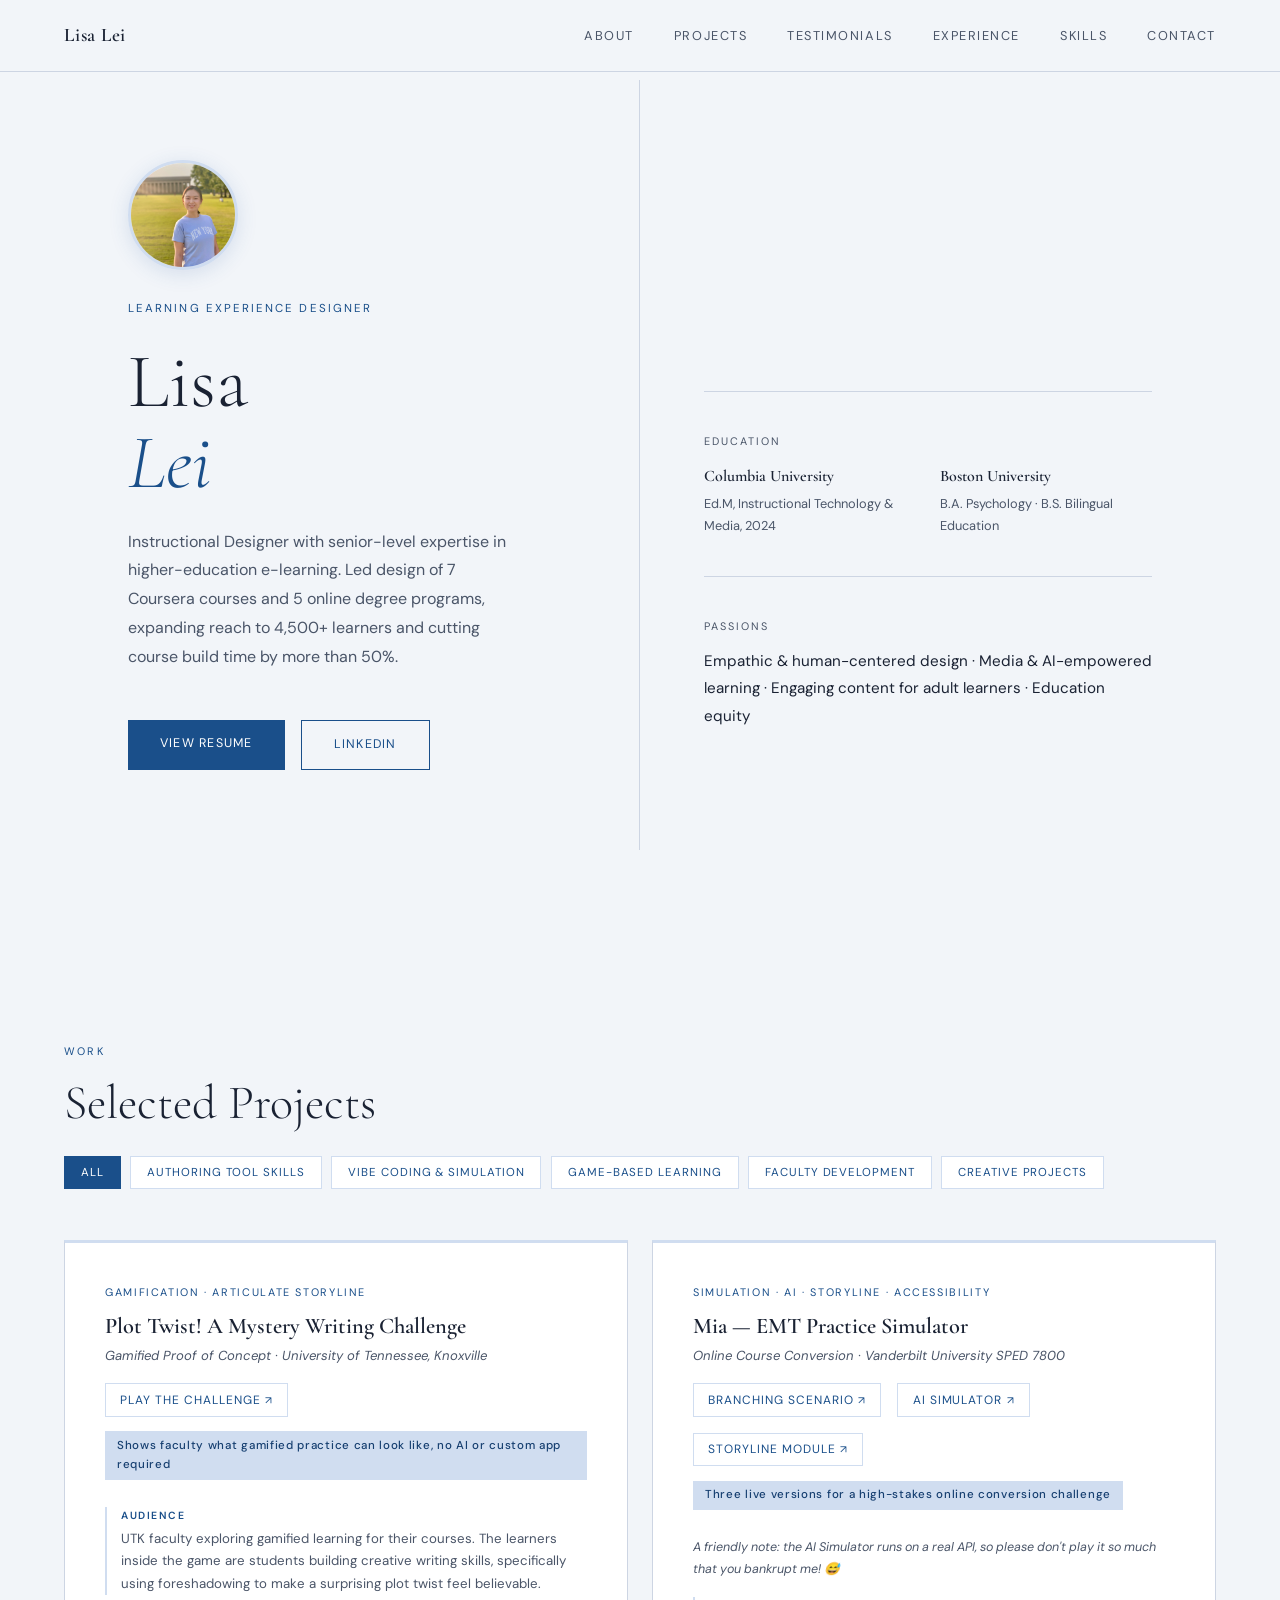
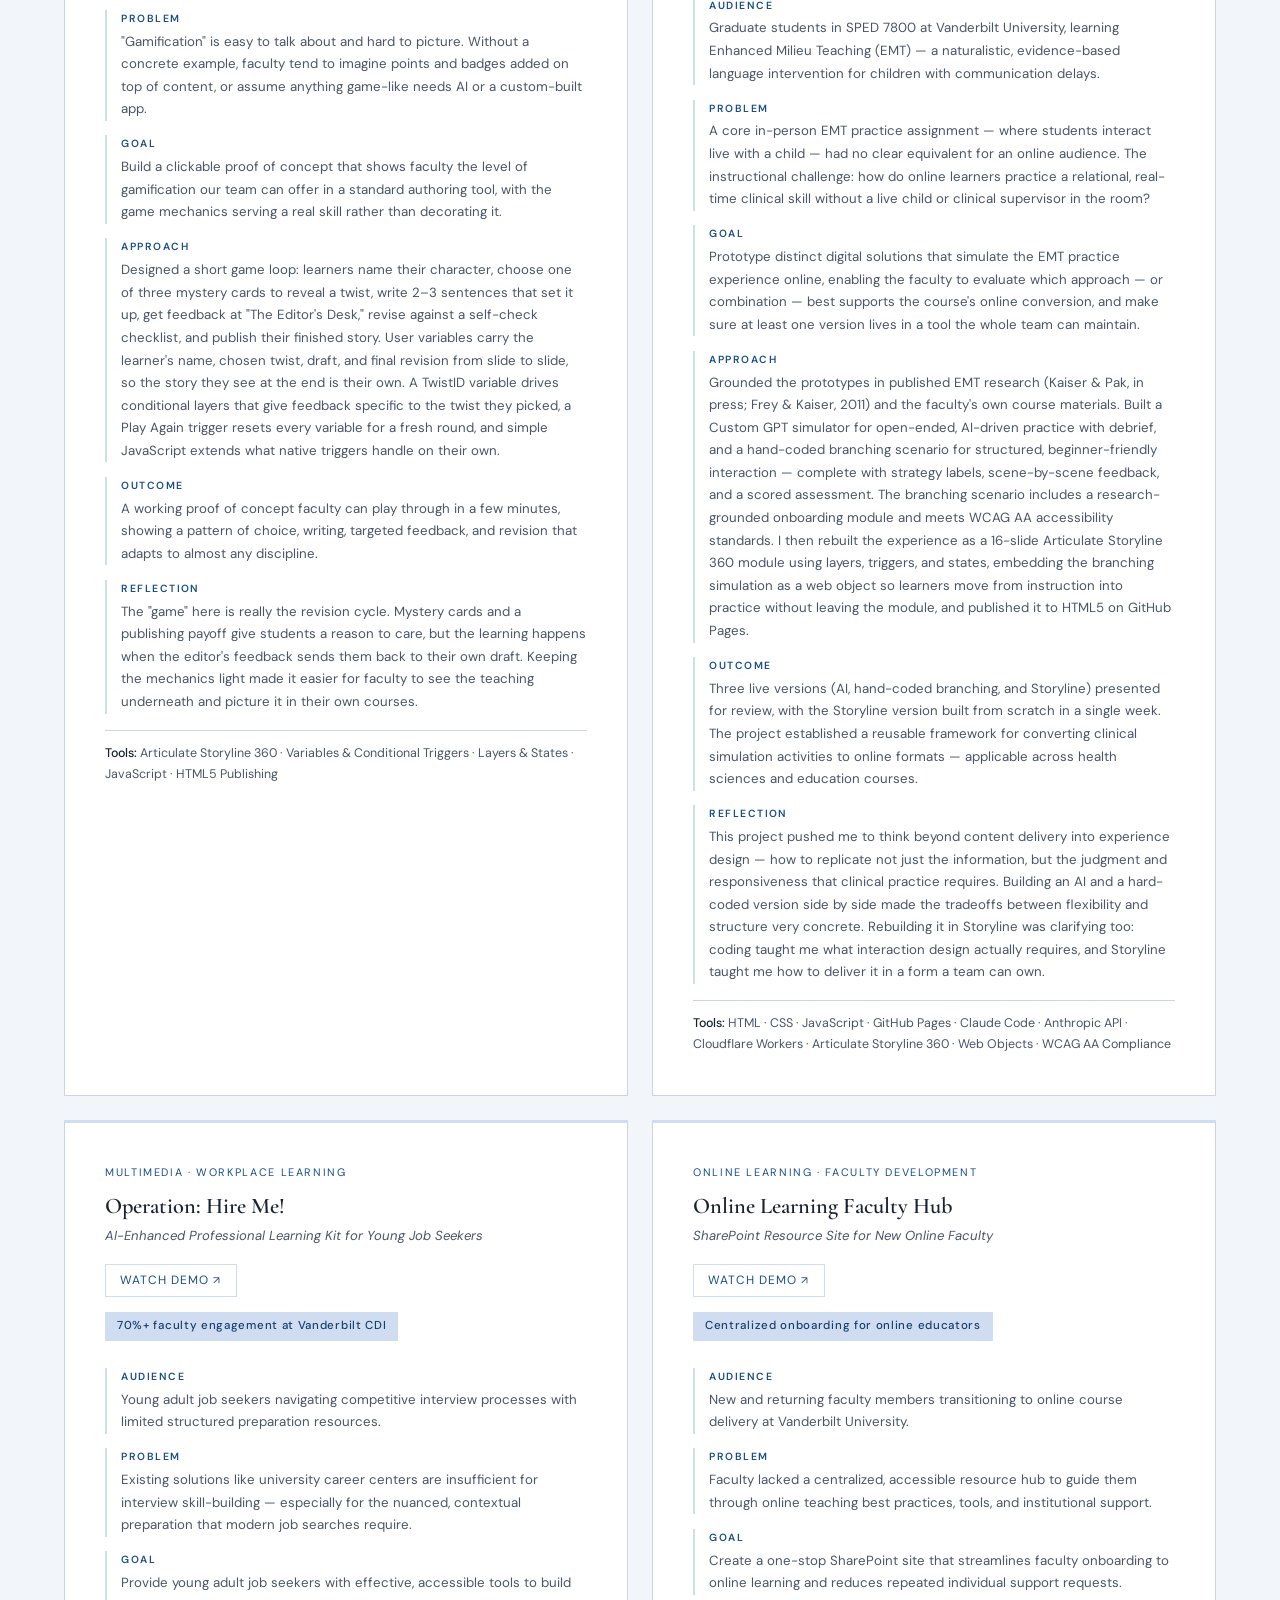
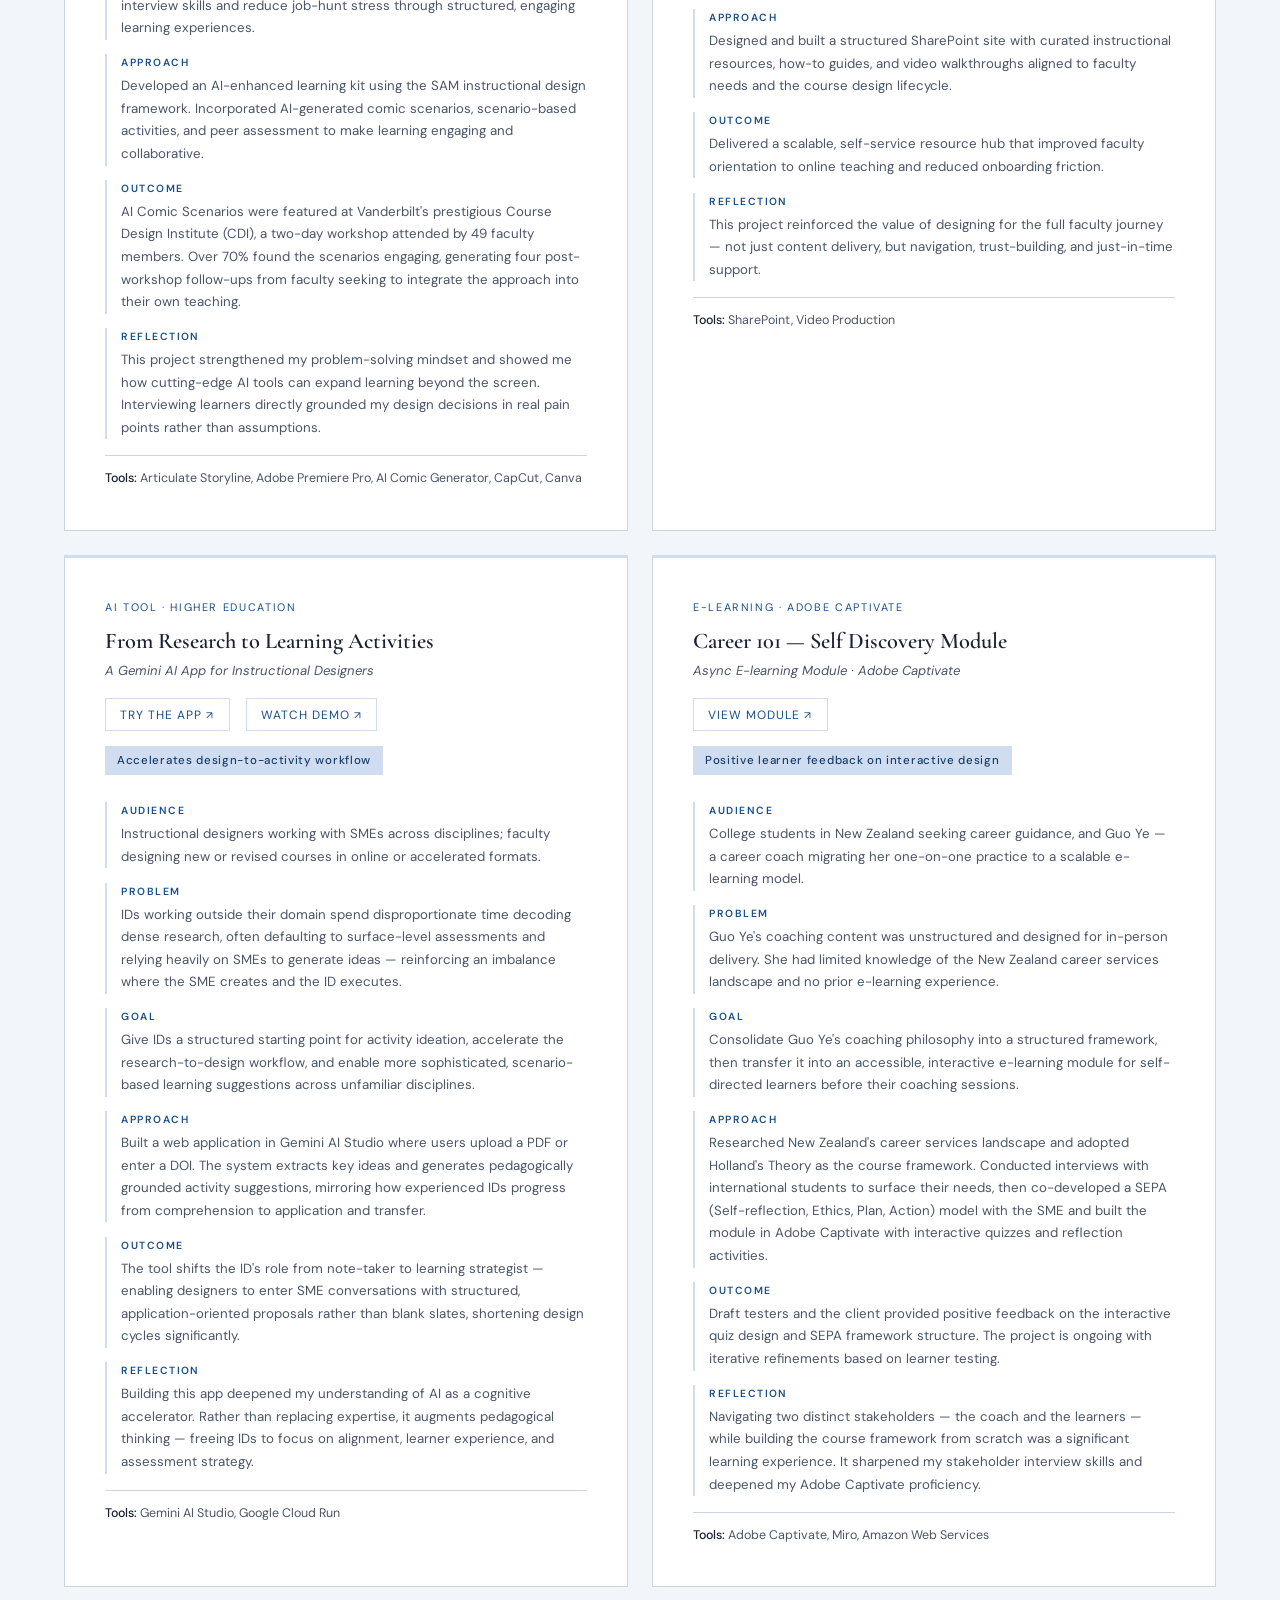
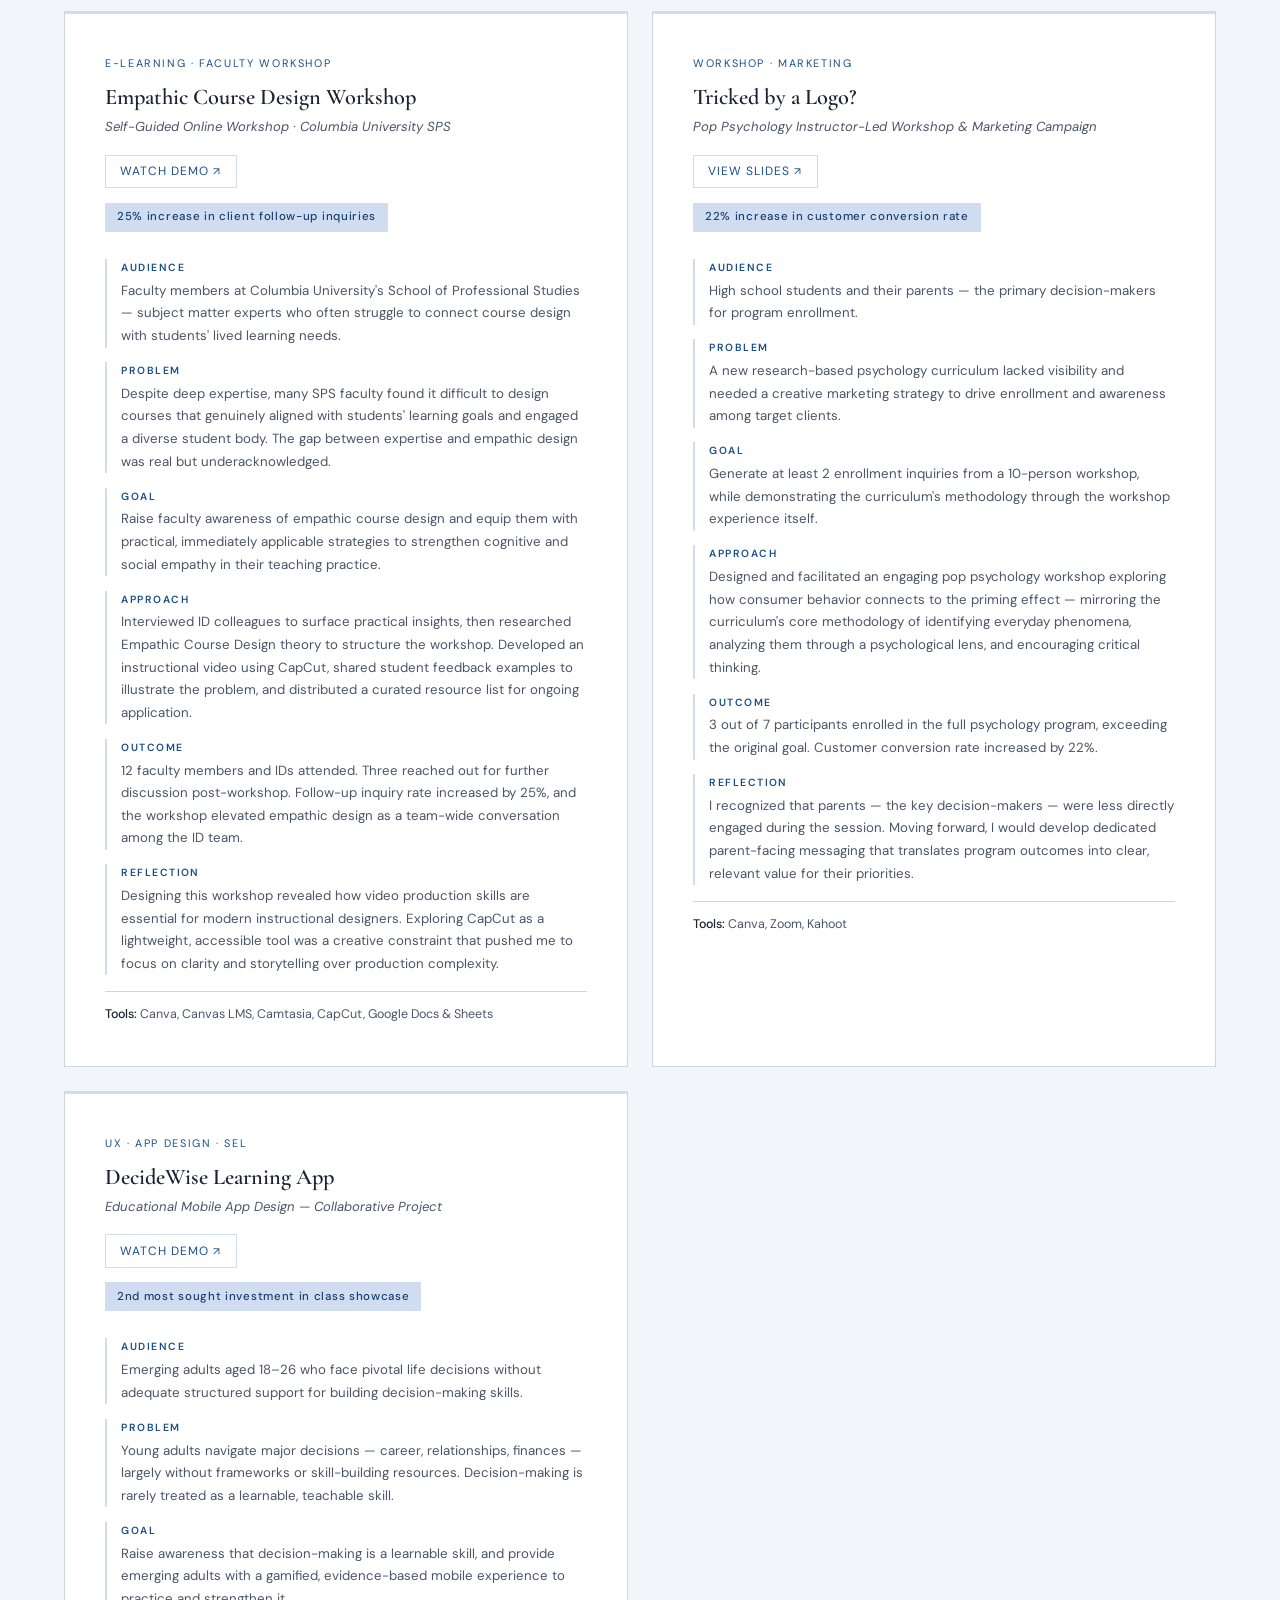
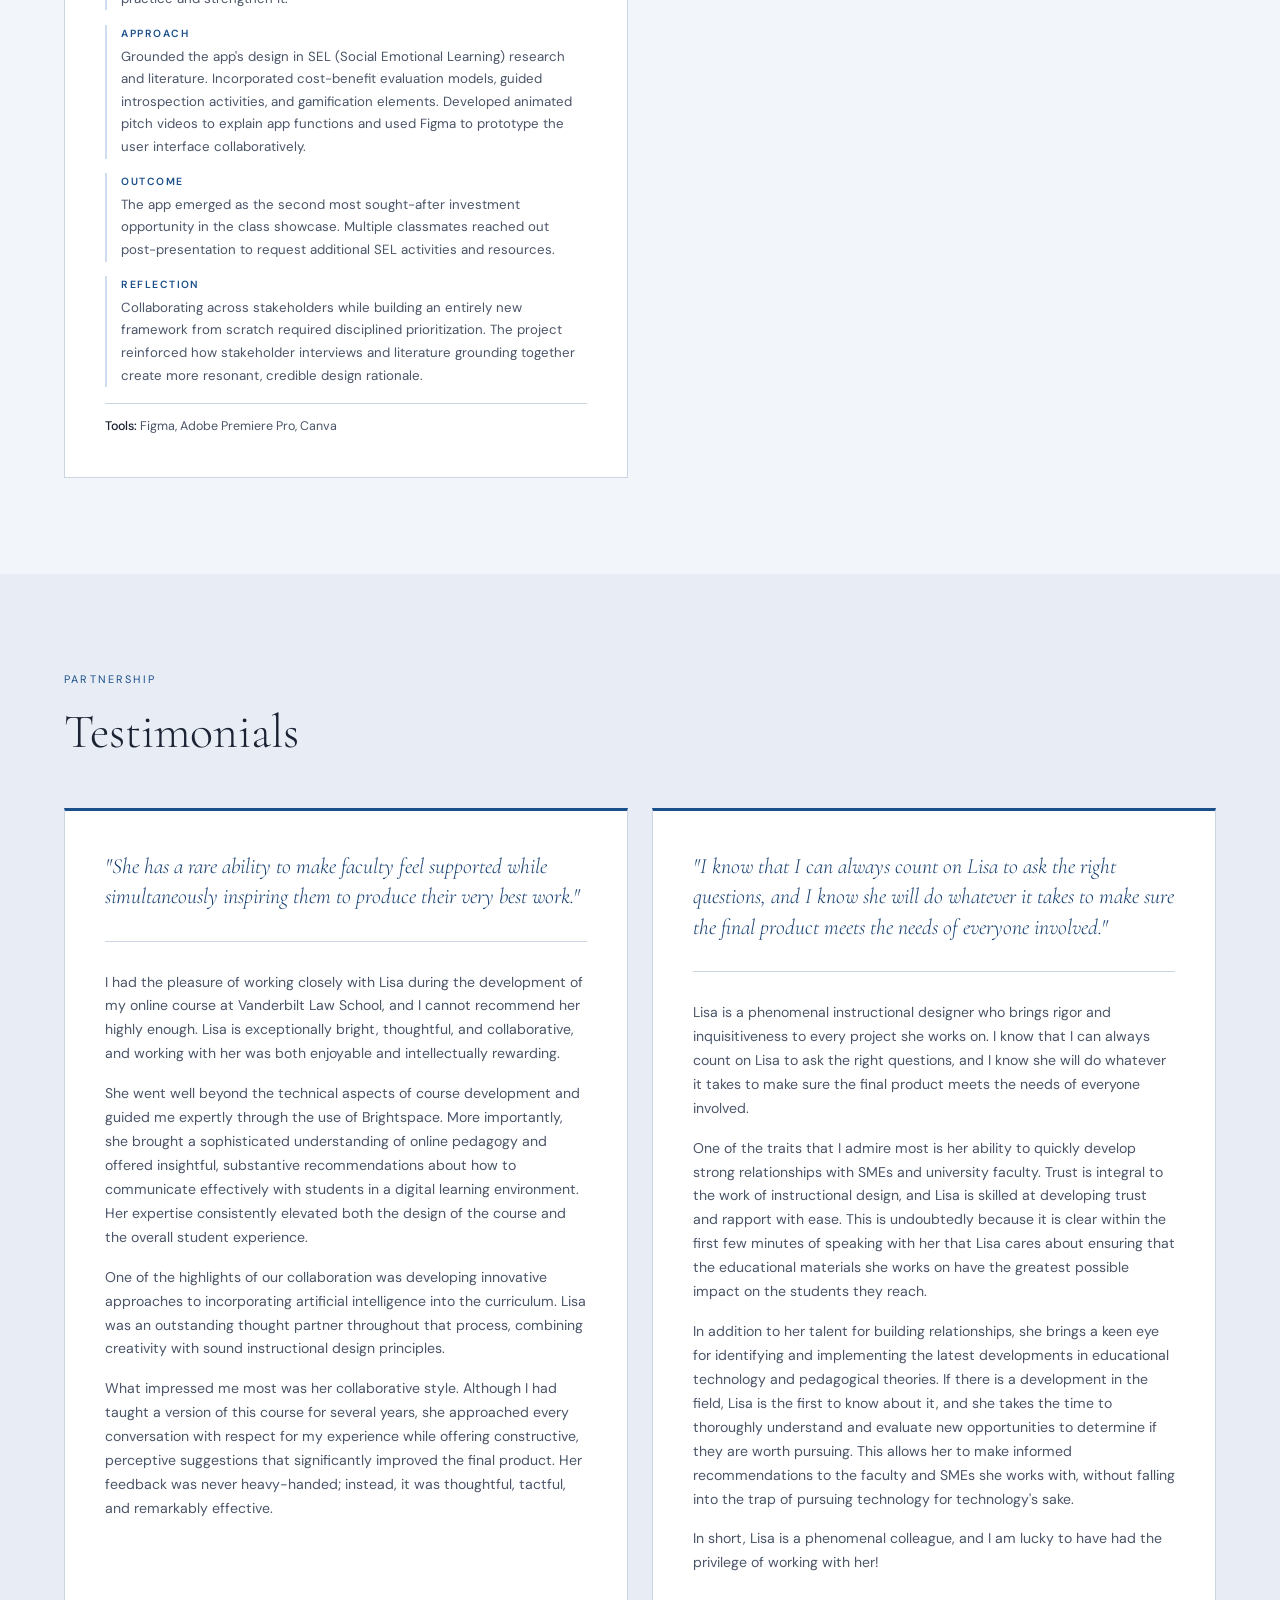
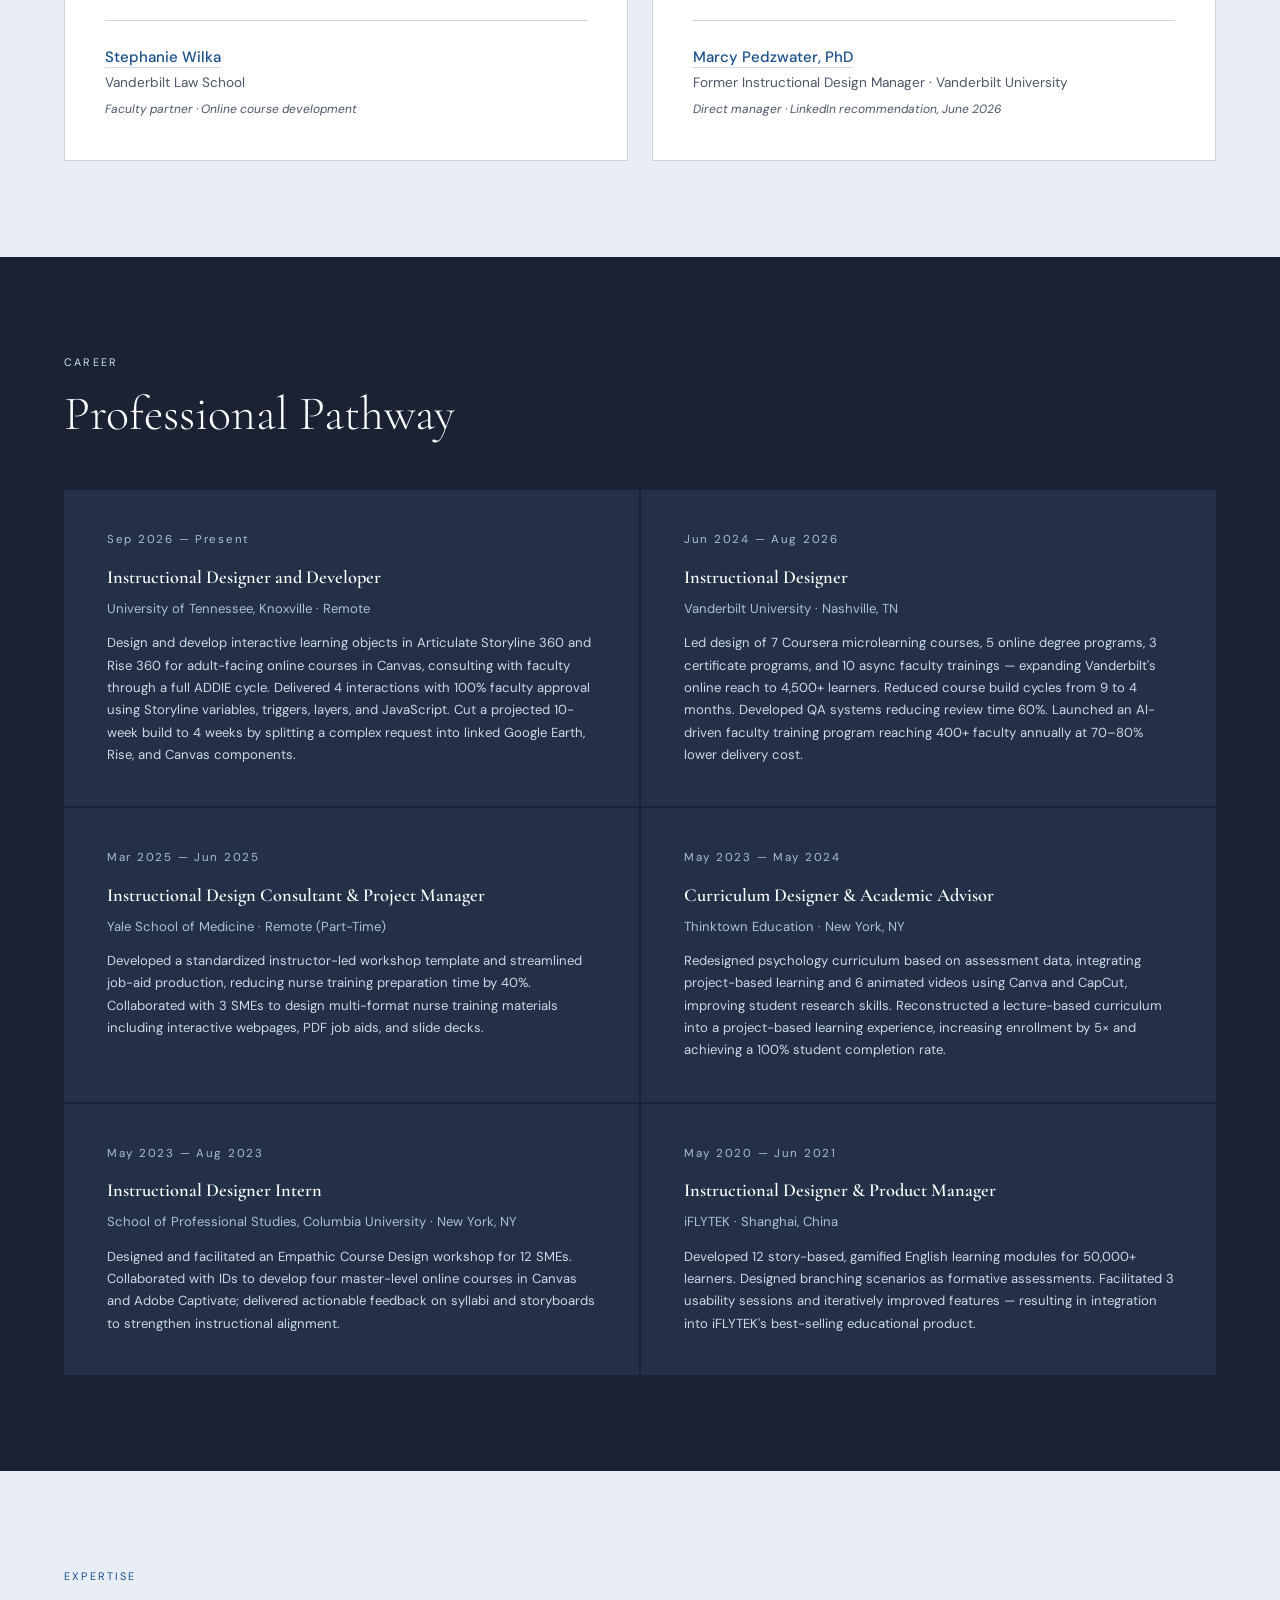
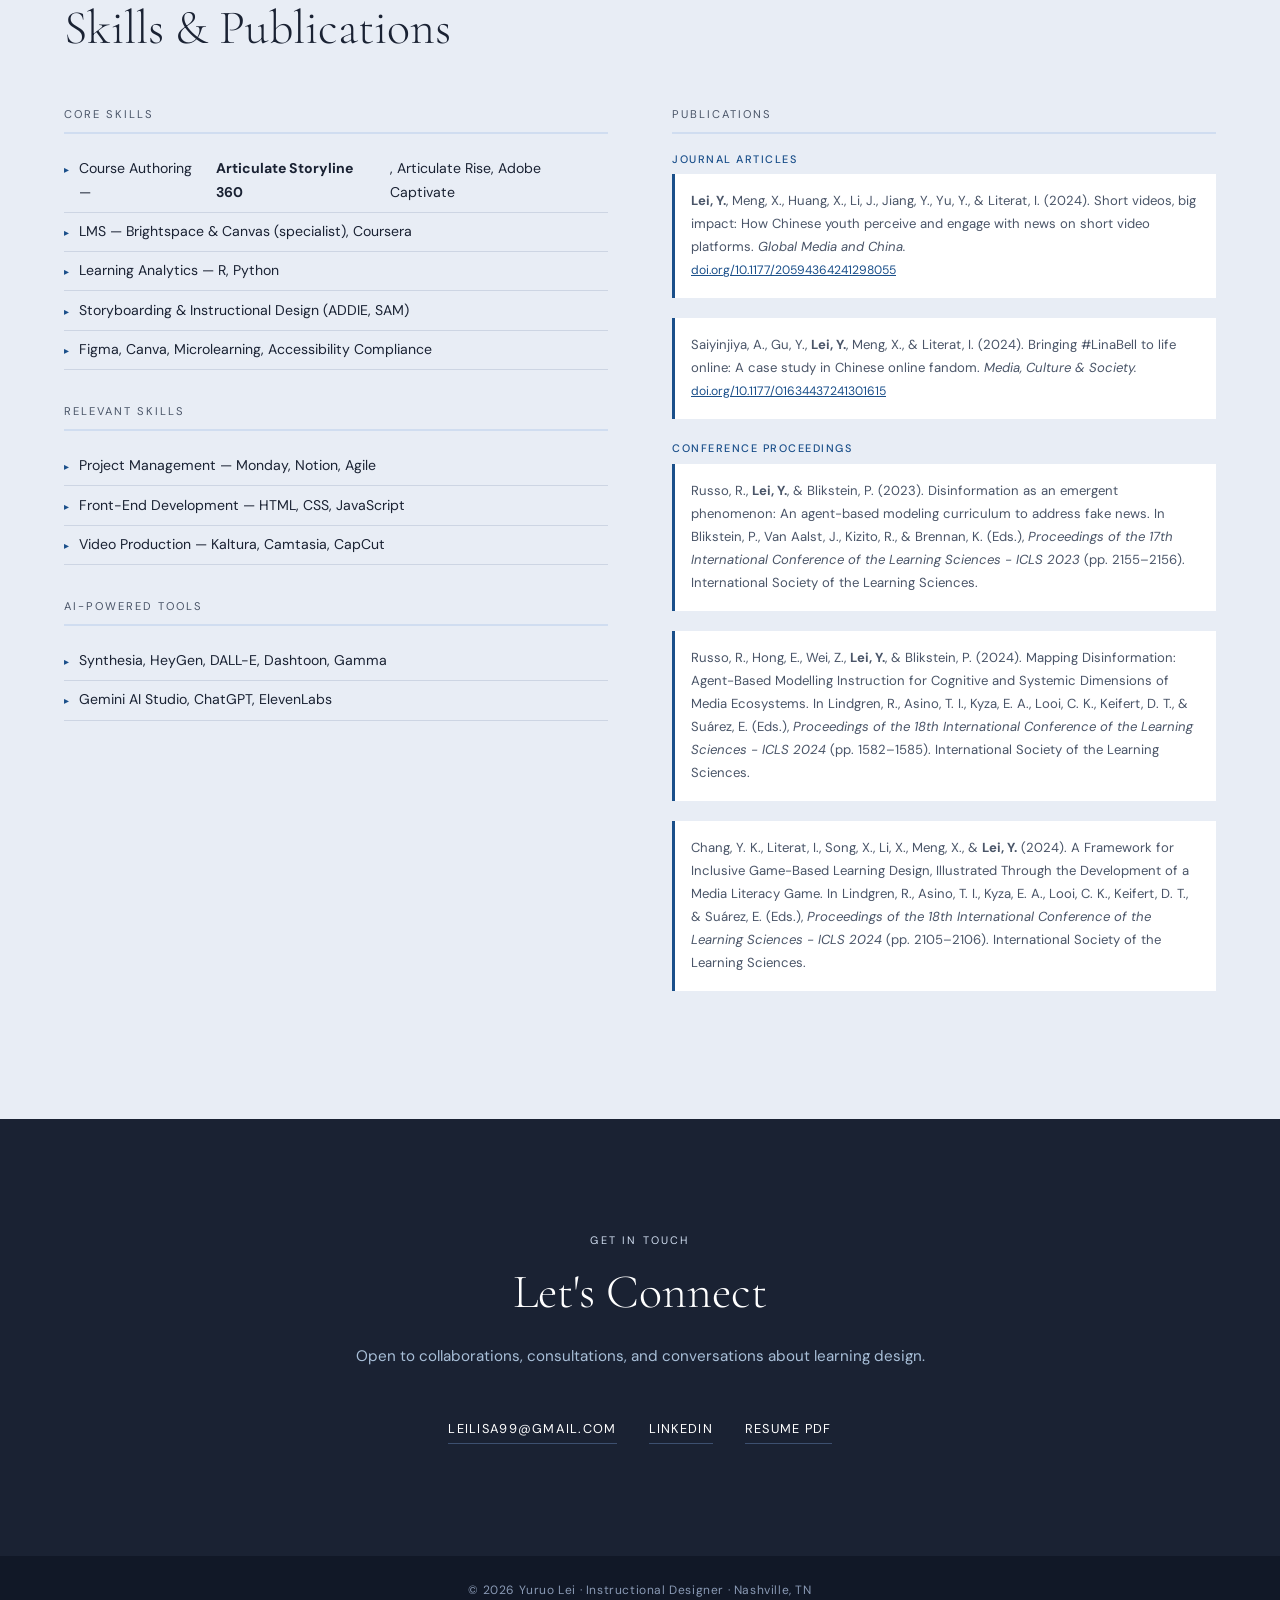
<file: index.html>
<!DOCTYPE html>
<html lang="en">
<head>
<meta charset="UTF-8">
<meta name="viewport" content="width=device-width, initial-scale=1.0">
<title>Lisa Lei | Instructional Designer Portfolio</title>
<meta name="description" content="Portfolio of Lisa Lei (Yuruo Lei), instructional designer specializing in online course development, faculty partnership, and AI-integrated learning in higher education. Projects in Articulate Storyline, Brightspace, Canvas, and Coursera.">
<meta name="author" content="Yuruo (Lisa) Lei">
<link rel="canonical" href="https://ll3589.github.io/lisaleiportfolio.github.io/">
<meta name="robots" content="index, follow">

<!-- Open Graph (link previews on LinkedIn, Slack, Facebook) -->
<meta property="og:type" content="profile">
<meta property="og:title" content="Lisa Lei | Instructional Designer Portfolio">
<meta property="og:description" content="Instructional designer specializing in online course development, faculty partnership, and AI-integrated learning in higher education.">
<meta property="og:url" content="https://ll3589.github.io/lisaleiportfolio.github.io/">
<meta property="og:image" content="https://ll3589.github.io/lisaleiportfolio.github.io/profile.jpeg">
<meta property="og:site_name" content="Lisa Lei Portfolio">
<meta property="profile:first_name" content="Lisa">
<meta property="profile:last_name" content="Lei">

<!-- Twitter/X card -->
<meta name="twitter:card" content="summary_large_image">
<meta name="twitter:title" content="Lisa Lei | Instructional Designer Portfolio">
<meta name="twitter:description" content="Instructional designer specializing in online course development, faculty partnership, and AI-integrated learning in higher education.">
<meta name="twitter:image" content="https://ll3589.github.io/lisaleiportfolio.github.io/profile.jpeg">

<!-- Structured data: tells Google this page is a person -->
<script type="application/ld+json">
{
  "@context": "https://schema.org",
  "@type": "Person",
  "name": "Yuruo (Lisa) Lei",
  "alternateName": ["Lisa Lei", "Yuruo Lei"],
  "jobTitle": "Instructional Designer",
  "description": "Instructional designer specializing in online course development, faculty partnership, and AI-integrated learning in higher education.",
  "url": "https://ll3589.github.io/lisaleiportfolio.github.io/",
  "image": "https://ll3589.github.io/lisaleiportfolio.github.io/profile.jpeg",
  "email": "mailto:leilisa99@gmail.com",
  "sameAs": [
    "https://www.linkedin.com/in/yuruolei9969/",
    "https://github.com/ll3589"
  ],
  "alumniOf": [
    { "@type": "CollegeOrUniversity", "name": "Teachers College, Columbia University" },
    { "@type": "CollegeOrUniversity", "name": "Boston University" }
  ],
  "knowsAbout": [
    "Instructional Design",
    "Articulate Storyline",
    "Adobe Captivate",
    "Brightspace",
    "Canvas LMS",
    "Coursera course development",
    "Online course design",
    "Learning experience design",
    "AI in education",
    "Accessibility and Quality Matters"
  ]
}
</script>
<link href="https://fonts.googleapis.com/css2?family=Cormorant+Garamond:ital,wght@0,300;0,400;0,600;1,300;1,400&family=DM+Sans:wght@300;400;500&display=swap" rel="stylesheet">
<style>
  :root {
    --cream: #f2f5f9;
    --ink: #1a2233;
    --warm-gray: #4a5568;       /* darkened from #6b7a96 — now 7:1 on white, 5.5:1 on cream ✓ AA */
    --accent: #1a4f8a;          /* darkened from #2c5f9e — 4.8:1 on white ✓ AA */
    --accent-dark: #163f70;
    --accent-light: #d0ddf0;
    --border: #cdd5e3;
    --card-bg: #ffffff;
    --section-alt: #e8edf5;
    --dark-bg: #1a2233;
    --dark-card: #243047;
  }

  * { margin: 0; padding: 0; box-sizing: border-box; }
  html { scroll-behavior: smooth; }

  body {
    font-family: 'DM Sans', sans-serif;
    background: var(--cream);
    color: var(--ink);
    font-size: 15px;
    line-height: 1.7;
  }

  .hero-photo-wrap {
    width: 110px;
    height: 110px;
    border-radius: 50%;
    overflow: hidden;
    border: 3px solid var(--accent-light);
    margin-bottom: 1.8rem;
    box-shadow: 0 4px 20px rgba(44,95,158,0.15);
  }

  .hero-photo {
    width: 100%;
    height: 100%;
    object-fit: cover;
    object-position: center top;
  }

  .hero-alias {
    font-family: 'Cormorant Garamond', serif;
    font-size: 0.55em;
    font-style: italic;
    color: var(--warm-gray);
    font-weight: 300;
    vertical-align: middle;
  }

  .title-rotate {
    display: inline-block;
    transition: opacity 0.4s ease, transform 0.4s ease;
  }
  .title-rotate.fade-out {
    opacity: 0;
    transform: translateY(-6px);
  }
  .title-rotate.fade-in-up {
    opacity: 1;
    transform: translateY(0);
  }

  /* NAV */
  nav {
    position: fixed;
    top: 0; left: 0; right: 0;
    z-index: 100;
    display: flex;
    justify-content: space-between;
    align-items: center;
    padding: 1.2rem 4rem;
    background: rgba(242,245,249,0.94);
    backdrop-filter: blur(8px);
    border-bottom: 1px solid var(--border);
  }

  .nav-name {
    font-family: 'Cormorant Garamond', serif;
    font-size: 1.2rem;
    font-weight: 600;
    letter-spacing: 0.04em;
    color: var(--ink);
    text-decoration: none;
  }

  .nav-links { display: flex; gap: 2.5rem; list-style: none; }

  .nav-links a {
    font-size: 0.8rem;
    letter-spacing: 0.12em;
    text-transform: uppercase;
    color: var(--warm-gray);
    text-decoration: none;
    transition: color 0.2s;
  }
  .nav-links a:hover { color: var(--accent); }

  /* HERO */
  .hero {
    min-height: 100vh;
    display: grid;
    grid-template-columns: 1fr 1fr;
    padding-top: 5rem;
  }

  .hero-left {
    display: flex;
    flex-direction: column;
    justify-content: center;
    padding: 5rem 4rem;
    border-right: 1px solid var(--border);
  }

  .hero-eyebrow {
    font-size: 0.72rem;
    letter-spacing: 0.18em;
    text-transform: uppercase;
    color: var(--accent);
    margin-bottom: 1.5rem;
  }

  .hero-name {
    font-family: 'Cormorant Garamond', serif;
    font-size: clamp(3.5rem, 6vw, 5.5rem);
    font-weight: 300;
    line-height: 1.05;
    margin-bottom: 1.5rem;
  }

  .hero-name em { font-style: italic; color: var(--accent); }

  .hero-tagline {
    font-size: 1rem;
    color: var(--warm-gray);
    max-width: 380px;
    margin-bottom: 3rem;
    line-height: 1.8;
  }

  .hero-cta { display: flex; gap: 1rem; flex-wrap: wrap; }

  .btn-primary {
    display: inline-block;
    padding: 0.85rem 2rem;
    background: var(--accent);
    color: #fff;
    text-decoration: none;
    font-size: 0.78rem;
    letter-spacing: 0.1em;
    text-transform: uppercase;
    transition: background 0.2s;
  }
  .btn-primary:hover { background: var(--accent-dark); }

  .btn-outline {
    display: inline-block;
    padding: 0.85rem 2rem;
    border: 1px solid var(--accent);
    color: var(--accent);
    text-decoration: none;
    font-size: 0.78rem;
    letter-spacing: 0.1em;
    text-transform: uppercase;
    transition: all 0.2s;
  }
  .btn-outline:hover { background: var(--accent); color: #fff; }

  .hero-right {
    display: flex;
    flex-direction: column;
    justify-content: flex-end;
    padding: 5rem 4rem;
  }

  .hero-bio-block {
    border-top: 1px solid var(--border);
    padding-top: 2.5rem;
    margin-bottom: 2.5rem;
  }

  .hero-bio-label {
    font-size: 0.68rem;
    letter-spacing: 0.18em;
    text-transform: uppercase;
    color: var(--warm-gray);
    margin-bottom: 0.75rem;
  }

  .hero-bio-text { font-size: 0.95rem; color: var(--ink); line-height: 1.8; }

  .edu-grid { display: grid; grid-template-columns: 1fr 1fr; gap: 1.5rem; }

  .edu-school {
    font-family: 'Cormorant Garamond', serif;
    font-size: 1rem;
    font-weight: 600;
  }

  .edu-degree { font-size: 0.8rem; color: var(--warm-gray); margin-top: 0.2rem; }

  /* SECTIONS */
  section { padding: 6rem 4rem; }

  .section-label {
    font-size: 0.68rem;
    letter-spacing: 0.2em;
    text-transform: uppercase;
    color: var(--accent);
    margin-bottom: 1rem;
  }

  .section-title {
    font-family: 'Cormorant Garamond', serif;
    font-size: clamp(2rem, 4vw, 3rem);
    font-weight: 300;
    line-height: 1.15;
    margin-bottom: 3rem;
  }

  /* EXPERIENCE */
  .experience { background: var(--dark-bg); color: #fff; }
  .experience .section-label { color: var(--accent-light); }
  .experience .section-title { color: #fff; }

  .exp-grid {
    display: grid;
    grid-template-columns: repeat(2, 1fr);
    gap: 2px;
    margin-top: 1rem;
  }

  .exp-item {
    background: var(--dark-card);
    padding: 2.5rem;
    transition: background 0.2s;
    border-left: 3px solid transparent;
  }
  .exp-item:hover { background: #2d3d57; border-left-color: var(--accent); }

  .exp-years { font-size: 0.72rem; letter-spacing: 0.15em; color: #a8bfd8; margin-bottom: 0.75rem; }
  .exp-title { font-family: 'Cormorant Garamond', serif; font-size: 1.15rem; font-weight: 600; color: #fff; margin-bottom: 0.3rem; }
  .exp-org { font-size: 0.82rem; color: #a8bfd8; margin-bottom: 0.75rem; }
  .exp-desc { font-size: 0.82rem; color: #c8d8ea; line-height: 1.7; }

  /* PROJECTS */
  .projects { background: var(--cream); }

  .projects-grid {
    display: grid;
    grid-template-columns: repeat(2, 1fr);
    gap: 1.5rem;
  }

  .project-card {
    background: var(--card-bg);
    padding: 2.5rem;
    border: 1px solid var(--border);
    border-top: 3px solid var(--accent-light);
    transition: box-shadow 0.25s, transform 0.25s, border-top-color 0.25s;
    position: relative;
  }
  .project-card:hover {
    transform: translateY(-3px);
    box-shadow: 0 10px 36px rgba(44,95,158,0.1);
    border-top-color: var(--accent);
  }

  .project-tag {
    font-size: 0.68rem;
    letter-spacing: 0.15em;
    text-transform: uppercase;
    color: var(--accent);
    margin-bottom: 0.6rem;
  }

  .project-title {
    font-family: 'Cormorant Garamond', serif;
    font-size: 1.4rem;
    font-weight: 600;
    margin-bottom: 0.3rem;
    line-height: 1.3;
  }

  .project-subtitle {
    font-size: 0.82rem;
    color: var(--warm-gray);
    font-style: italic;
    margin-bottom: 0.9rem;
  }

  .project-impact {
    display: inline-block;
    background: var(--accent-light);
    color: var(--accent-dark);
    font-size: 0.72rem;
    letter-spacing: 0.06em;
    padding: 0.3rem 0.75rem;
    margin-top: 0.9rem;
    margin-bottom: 1.2rem;
    font-weight: 500;
  }

  /* Accordion structure */
  .project-summary { font-size: 0.88rem; color: var(--warm-gray); line-height: 1.75; margin-bottom: 1rem; }

  .project-detail { margin-top: 0.5rem; }

  .detail-row {
    margin-bottom: 0.9rem;
    padding-left: 0.9rem;
    border-left: 2px solid var(--accent-light);
  }

  .detail-label {
    font-size: 0.65rem;
    letter-spacing: 0.14em;
    text-transform: uppercase;
    color: var(--accent);
    margin-bottom: 0.2rem;
    font-weight: 600;
  }

  .detail-text { font-size: 0.83rem; color: var(--warm-gray); line-height: 1.7; }

  .project-tools {
    font-size: 0.78rem;
    color: var(--warm-gray);
    margin-top: 1rem;
    padding-top: 0.75rem;
    border-top: 1px solid var(--border);
  }
  .project-tools strong { color: var(--ink); font-weight: 500; }

  .project-links { display: flex; gap: 1rem; flex-wrap: wrap; margin-top: 1rem; }

  .project-link {
    display: inline-block;
    font-size: 0.75rem;
    letter-spacing: 0.08em;
    text-transform: uppercase;
    color: var(--accent);
    text-decoration: none;
    border: 1px solid var(--accent-light);
    padding: 0.35rem 0.9rem;
    transition: all 0.2s;
  }
  .project-link:hover { background: var(--accent); color: #fff; border-color: var(--accent); }
  .project-link::after { content: "\2197"; margin-left: 0.4em; font-size: 0.9em; }

  /* PROJECT FILTERS */
  .project-filters { display: flex; flex-wrap: wrap; gap: 0.6rem; margin: -1.5rem 0 0.75rem; }
  .filter-btn {
    font-family: inherit;
    font-size: 0.72rem;
    letter-spacing: 0.08em;
    text-transform: uppercase;
    color: var(--accent);
    background: var(--card-bg);
    border: 1px solid var(--accent-light);
    padding: 0.5rem 1rem;
    cursor: pointer;
    transition: all 0.2s;
  }
  .filter-btn:hover { border-color: var(--accent); }
  .filter-btn[aria-pressed="true"] { background: var(--accent); color: #fff; border-color: var(--accent); }
  .filter-btn:focus-visible { outline: 2px solid var(--accent-dark); outline-offset: 2px; }
  .filter-note { font-size: 0.78rem; color: var(--warm-gray); margin-bottom: 1.5rem; min-height: 1.2em; }
  .project-card[hidden] { display: none; }
  @media (max-width: 600px) {
    .project-filters { margin-top: -1rem; gap: 0.5rem; }
    .filter-btn { min-height: 44px; padding: 0.5rem 0.8rem; }
  }

  /* SKILLS */
  .skills { background: var(--section-alt); }

  .skills-layout { display: grid; grid-template-columns: 1fr 1fr; gap: 4rem; }

  .skill-group { margin-bottom: 2rem; }

  .skill-group-title {
    font-size: 0.7rem;
    letter-spacing: 0.18em;
    text-transform: uppercase;
    color: var(--warm-gray);
    margin-bottom: 1rem;
    border-bottom: 2px solid var(--accent-light);
    padding-bottom: 0.5rem;
  }

  .skill-list { list-style: none; }

  .skill-list li {
    font-size: 0.88rem;
    padding: 0.45rem 0;
    border-bottom: 1px solid var(--border);
    display: flex;
    align-items: flex-start;
    gap: 0.6rem;
  }

  .skill-list li::before { content: '▸'; color: var(--accent); font-size: 0.65rem; margin-top: 0.25rem; flex-shrink: 0; }

  .pub-category {
    font-size: 0.68rem;
    letter-spacing: 0.14em;
    text-transform: uppercase;
    color: var(--accent);
    font-weight: 500;
    margin: 0.75rem 0 0.4rem;
  }

  .pub-item {
    font-size: 0.82rem;
    color: var(--warm-gray);
    line-height: 1.75;
    margin-bottom: 1.25rem;
    padding: 1rem;
    background: var(--card-bg);
    border-left: 3px solid var(--accent);
  }

  .pub-item a { color: var(--accent); font-size: 0.76rem; }

  /* CONTACT */
  .contact {
    background: var(--dark-bg);
    color: #fff;
    text-align: center;
    padding: 7rem 4rem;
  }

  .contact .section-label { color: var(--accent-light); }
  .contact .section-title { color: #fff; margin-bottom: 1.5rem; }

  .contact-sub { color: #a8bfd8; font-size: 0.95rem; margin-bottom: 3rem; }

  .contact-links { display: flex; justify-content: center; gap: 2rem; flex-wrap: wrap; }

  .contact-link {
    color: #fff;
    text-decoration: none;
    font-size: 0.8rem;
    letter-spacing: 0.1em;
    text-transform: uppercase;
    border-bottom: 1px solid #3d5070;
    padding-bottom: 0.2rem;
    transition: border-color 0.2s, color 0.2s;
  }
  .contact-link:hover { color: var(--accent-light); border-color: var(--accent-light); }

  footer {
    background: #111827;
    color: #8a9ab5;
    text-align: center;
    padding: 1.5rem;
    font-size: 0.75rem;
    letter-spacing: 0.05em;
  }

  /* ANIMATIONS */
  .fade-in {
    opacity: 0;
    transform: translateY(20px);
    transition: opacity 0.7s ease, transform 0.7s ease;
  }
  .fade-in.visible { opacity: 1; transform: translateY(0); }

  /* RESPONSIVE */
  @media (max-width: 900px) {
    nav { padding: 1rem 1.5rem; }
    .nav-links { gap: 1rem; }
    .hero { grid-template-columns: 1fr; }
    .hero-left { padding: 6rem 1.5rem 2rem; border-right: none; border-bottom: 1px solid var(--border); }
    .hero-right { padding: 2rem 1.5rem; }
    .edu-grid { grid-template-columns: 1fr; }
    section { padding: 4rem 1.5rem; }
    .exp-grid { grid-template-columns: 1fr; }
    .projects-grid { grid-template-columns: 1fr; }
    .skills-layout { grid-template-columns: 1fr; gap: 2rem; }
    .testimonials-list { grid-template-columns: 1fr; gap: 2rem; }
    .contact { padding: 4rem 1.5rem; }
    .hero { min-height: auto; }
  }

  /* --- TESTIMONIALS --- */
  .testimonials { background: var(--section-alt); }

  .testimonials-list {
    display: grid;
    grid-template-columns: repeat(2, 1fr);
    gap: 1.5rem;
    align-items: start;
  }

  .testimonial-card {
    background: var(--card-bg);
    border: 1px solid var(--border);
    border-top: 3px solid var(--accent);
    padding: 2.5rem;
    display: flex;
    flex-direction: column;
    height: 100%;
  }

  .testimonial-pull {
    font-family: 'Cormorant Garamond', serif;
    font-size: clamp(1.15rem, 1.7vw, 1.4rem);
    font-weight: 300;
    font-style: italic;
    line-height: 1.4;
    color: var(--accent-dark);
    margin-bottom: 1.8rem;
    padding-bottom: 1.8rem;
    border-bottom: 1px solid var(--border);
  }

  .testimonial-body { flex: 1; }

  .testimonial-body p {
    color: var(--warm-gray);
    margin-bottom: 1rem;
    font-size: 0.88rem;
  }

  .testimonial-attrib {
    margin-top: 1.8rem;
    padding-top: 1.5rem;
    border-top: 1px solid var(--border);
  }
  .testimonial-attrib .t-name { font-weight: 500; color: var(--ink); }
  .testimonial-attrib .t-role { font-size: 0.85rem; color: var(--warm-gray); }
  .testimonial-attrib .t-source { font-size: 0.75rem; color: var(--warm-gray); margin-top: 0.35rem; font-style: italic; }
  .testimonial-attrib a { color: var(--accent); text-decoration: none; border-bottom: 1px solid var(--accent-light); }
  .testimonial-attrib a:hover { border-bottom-color: var(--accent); }

  /* --- TABLET --- */
  @media (max-width: 768px) {
    nav { padding: 0.9rem 1.25rem; }
    .nav-links { gap: 0.9rem; }
    .nav-links a { font-size: 0.72rem; letter-spacing: 0.08em; }
    .project-card, .exp-item, .testimonial-card { padding: 2rem; }
    .hero-left { padding: 5rem 1.25rem 2rem; }
    .hero-right { padding: 2rem 1.25rem; }
  }

  /* --- PHONE --- */
  @media (max-width: 600px) {
    body { font-size: 14px; }

    nav {
      flex-direction: column;
      align-items: flex-start;
      gap: 0.5rem;
      padding: 0.75rem 1rem;
    }
    .nav-name { font-size: 1.05rem; }
    .nav-links {
      flex-wrap: wrap;
      gap: 0.5rem 1rem;
      width: 100%;
    }
    .nav-links a { font-size: 0.65rem; letter-spacing: 0.06em; }

    section { padding: 3rem 1.25rem; }
    .contact { padding: 3.5rem 1.25rem; }
    .section-title { margin-bottom: 2rem; }

    .hero { padding-top: 7rem; }
    .hero-left { padding: 1.5rem 1.25rem 2rem; }
    .hero-name { font-size: clamp(2.6rem, 13vw, 3.5rem); }
    .hero-photo-wrap { width: 88px; height: 88px; margin-bottom: 1.2rem; }

    .project-card, .exp-item, .testimonial-card { padding: 1.5rem; }
    .project-title { font-size: 1.25rem; }
    .projects-grid { gap: 1rem; }

    .project-links, .contact-links { gap: 0.75rem; }
    .btn-primary, .project-link, .contact-link { min-height: 44px; display: inline-flex; align-items: center; }

    .testimonial-pull { font-size: 1.1rem; padding-bottom: 1.25rem; margin-bottom: 1.25rem; }
    .testimonial-body p { font-size: 0.9rem; }

    .pub-item { padding: 0.85rem; font-size: 0.8rem; }
  }

  /* --- SMALL PHONE --- */
  @media (max-width: 380px) {
    .nav-links a { font-size: 0.6rem; }
    section { padding: 2.5rem 1rem; }
    .project-card, .exp-item, .testimonial-card { padding: 1.25rem; }
  }

  /* Never let a long URL or word blow out the layout */
  .project-detail, .testimonial-body, .exp-item, .pub-item { overflow-wrap: break-word; }
  img { max-width: 100%; height: auto; }
</style>
</head>
<body>

<!-- NAV -->
<nav>
  <a class="nav-name" href="#">Lisa Lei</a>
  <ul class="nav-links">
    <li><a href="#about">About</a></li>
    <li><a href="#projects">Projects</a></li>
    <li><a href="#testimonials">Testimonials</a></li>
    <li><a href="#experience">Experience</a></li>
    <li><a href="#skills">Skills</a></li>
    <li><a href="#contact">Contact</a></li>
  </ul>
</nav>

<!-- HERO -->
<section class="hero" id="about">
  <div class="hero-left">
    <div class="hero-photo-wrap">
      <img src="profile.jpeg" alt="Yuruo Lisa Lei" class="hero-photo">
    </div>
    <p class="hero-eyebrow"><span class="title-rotate" id="titleRotate">Instructional Designer</span></p>
    <h1 class="hero-name">Lisa<br><em>Lei</em></h1>
    <p class="hero-tagline">Instructional Designer with senior-level expertise in higher-education e-learning. Led design of 7 Coursera courses and 5 online degree programs, expanding reach to 4,500+ learners and cutting course build time by more than 50%.</p>
    <div class="hero-cta">
      <a href="Lisa_Lei_HigherEd_Oct2026.pdf" class="btn-primary" target="_blank">View Resume</a>
      <a href="https://www.linkedin.com/in/yuruolei9969/" class="btn-outline" target="_blank">LinkedIn</a>
    </div>
  </div>
  <div class="hero-right">
    <div class="hero-bio-block fade-in">
      <p class="hero-bio-label">Education</p>
      <div class="edu-grid">
        <div class="edu-item">
          <p class="edu-school">Columbia University</p>
          <p class="edu-degree">Ed.M, Instructional Technology & Media, 2024</p>
        </div>
        <div class="edu-item">
          <p class="edu-school">Boston University</p>
          <p class="edu-degree">B.A. Psychology · B.S. Bilingual Education</p>
        </div>
      </div>
    </div>
    <div class="hero-bio-block fade-in">
      <p class="hero-bio-label">Passions</p>
      <p class="hero-bio-text">Empathic & human-centered design · Media & AI-empowered learning · Engaging content for adult learners · Education equity</p>
    </div>
  </div>
</section>

<!-- PROJECTS -->
<section class="projects" id="projects">
  <p class="section-label">Work</p>
  <h2 class="section-title">Selected Projects</h2>
  <div class="project-filters" role="group" aria-label="Filter projects by category">
    <button type="button" class="filter-btn" data-filter="all" aria-pressed="true">All</button>
    <button type="button" class="filter-btn" data-filter="authoring" aria-pressed="false">Authoring Tool Skills</button>
    <button type="button" class="filter-btn" data-filter="vibe" aria-pressed="false">Vibe Coding &amp; Simulation</button>
    <button type="button" class="filter-btn" data-filter="game" aria-pressed="false">Game-Based Learning</button>
    <button type="button" class="filter-btn" data-filter="faculty" aria-pressed="false">Faculty Development</button>
    <button type="button" class="filter-btn" data-filter="creative" aria-pressed="false">Creative Projects</button>
  </div>
  <p class="filter-note" id="filterNote" aria-live="polite"></p>
  <div class="projects-grid">
    <!-- 1. Plot Twist! Gamified Storyline Proof of Concept (UTK) -->
    <div class="project-card fade-in" data-cats="authoring game creative">
      <p class="project-tag">Gamification · Articulate Storyline</p>
      <h3 class="project-title">Plot Twist! A Mystery Writing Challenge</h3>
      <p class="project-subtitle">Gamified Proof of Concept · University of Tennessee, Knoxville</p>
      <div class="project-links">
        <a href="plot-twist/story.html" class="project-link" target="_blank">Play the Challenge</a>
      </div>
      <span class="project-impact">Shows faculty what gamified practice can look like, no AI or custom app required</span>
      <div class="project-detail">
        <div class="detail-row">
          <p class="detail-label">Audience</p>
          <p class="detail-text">UTK faculty exploring gamified learning for their courses. The learners inside the game are students building creative writing skills, specifically using foreshadowing to make a surprising plot twist feel believable.</p>
        </div>
        <div class="detail-row">
          <p class="detail-label">Problem</p>
          <p class="detail-text">"Gamification" is easy to talk about and hard to picture. Without a concrete example, faculty tend to imagine points and badges added on top of content, or assume anything game-like needs AI or a custom-built app.</p>
        </div>
        <div class="detail-row">
          <p class="detail-label">Goal</p>
          <p class="detail-text">Build a clickable proof of concept that shows faculty the level of gamification our team can offer in a standard authoring tool, with the game mechanics serving a real skill rather than decorating it.</p>
        </div>
        <div class="detail-row">
          <p class="detail-label">Approach</p>
          <p class="detail-text">Designed a short game loop: learners name their character, choose one of three mystery cards to reveal a twist, write 2–3 sentences that set it up, get feedback at "The Editor's Desk," revise against a self-check checklist, and publish their finished story. User variables carry the learner's name, chosen twist, draft, and final revision from slide to slide, so the story they see at the end is their own. A TwistID variable drives conditional layers that give feedback specific to the twist they picked, a Play Again trigger resets every variable for a fresh round, and simple JavaScript extends what native triggers handle on their own.</p>
        </div>
        <div class="detail-row">
          <p class="detail-label">Outcome</p>
          <p class="detail-text">A working proof of concept faculty can play through in a few minutes, showing a pattern of choice, writing, targeted feedback, and revision that adapts to almost any discipline.</p>
        </div>
        <div class="detail-row">
          <p class="detail-label">Reflection</p>
          <p class="detail-text">The "game" here is really the revision cycle. Mystery cards and a publishing payoff give students a reason to care, but the learning happens when the editor's feedback sends them back to their own draft. Keeping the mechanics light made it easier for faculty to see the teaching underneath and picture it in their own courses.</p>
        </div>
      </div>
      <p class="project-tools"><strong>Tools:</strong> Articulate Storyline 360 · Variables &amp; Conditional Triggers · Layers &amp; States · JavaScript · HTML5 Publishing</p>
    </div>

    <!-- 2. Mia EMT Simulator -->
    <div class="project-card fade-in" data-cats="authoring vibe">
      <p class="project-tag">Simulation · AI · Storyline · Accessibility</p>
      <h3 class="project-title">Mia — EMT Practice Simulator</h3>
      <p class="project-subtitle">Online Course Conversion · Vanderbilt University SPED 7800</p>
      <div class="project-links">
        <a href="https://ll3589.github.io/EMT-simulation-sansAI/" class="project-link" target="_blank">Branching Scenario</a>
        <a href="https://ll3589.github.io/EMT-simulation/" class="project-link" target="_blank">AI Simulator</a>
        <a href="emt-sample-course/" class="project-link" target="_blank">Storyline Module</a>
      </div>
      <span class="project-impact">Three live versions for a high-stakes online conversion challenge</span>
      <p class="project-summary" style="font-size:0.78rem;color:var(--warm-gray);font-style:italic;margin-top:0.5rem;">A friendly note: the AI Simulator runs on a real API, so please don't play it so much that you bankrupt me! 😅</p>
      <div class="project-detail">
        <div class="detail-row">
          <p class="detail-label">Audience</p>
          <p class="detail-text">Graduate students in SPED 7800 at Vanderbilt University, learning Enhanced Milieu Teaching (EMT) — a naturalistic, evidence-based language intervention for children with communication delays.</p>
        </div>
        <div class="detail-row">
          <p class="detail-label">Problem</p>
          <p class="detail-text">A core in-person EMT practice assignment — where students interact live with a child — had no clear equivalent for an online audience. The instructional challenge: how do online learners practice a relational, real-time clinical skill without a live child or clinical supervisor in the room?</p>
        </div>
        <div class="detail-row">
          <p class="detail-label">Goal</p>
          <p class="detail-text">Prototype distinct digital solutions that simulate the EMT practice experience online, enabling the faculty to evaluate which approach — or combination — best supports the course's online conversion, and make sure at least one version lives in a tool the whole team can maintain.</p>
        </div>
        <div class="detail-row">
          <p class="detail-label">Approach</p>
          <p class="detail-text">Grounded the prototypes in published EMT research (Kaiser &amp; Pak, in press; Frey &amp; Kaiser, 2011) and the faculty's own course materials. Built a Custom GPT simulator for open-ended, AI-driven practice with debrief, and a hand-coded branching scenario for structured, beginner-friendly interaction — complete with strategy labels, scene-by-scene feedback, and a scored assessment. The branching scenario includes a research-grounded onboarding module and meets WCAG AA accessibility standards. I then rebuilt the experience as a 16-slide Articulate Storyline 360 module using layers, triggers, and states, embedding the branching simulation as a web object so learners move from instruction into practice without leaving the module, and published it to HTML5 on GitHub Pages.</p>
        </div>
        <div class="detail-row">
          <p class="detail-label">Outcome</p>
          <p class="detail-text">Three live versions (AI, hand-coded branching, and Storyline) presented for review, with the Storyline version built from scratch in a single week. The project established a reusable framework for converting clinical simulation activities to online formats — applicable across health sciences and education courses.</p>
        </div>
        <div class="detail-row">
          <p class="detail-label">Reflection</p>
          <p class="detail-text">This project pushed me to think beyond content delivery into experience design — how to replicate not just the information, but the judgment and responsiveness that clinical practice requires. Building an AI and a hard-coded version side by side made the tradeoffs between flexibility and structure very concrete. Rebuilding it in Storyline was clarifying too: coding taught me what interaction design actually requires, and Storyline taught me how to deliver it in a form a team can own.</p>
        </div>
      </div>
      <p class="project-tools"><strong>Tools:</strong> HTML · CSS · JavaScript · GitHub Pages · Claude Code · Anthropic API · Cloudflare Workers · Articulate Storyline 360 · Web Objects · WCAG AA Compliance</p>
    </div>

    <!-- 3. Operation: Hire Me -->
    <div class="project-card fade-in" data-cats="vibe game faculty creative">
      <p class="project-tag">Multimedia · Workplace Learning</p>
      <h3 class="project-title">Operation: Hire Me!</h3>
      <p class="project-subtitle">AI-Enhanced Professional Learning Kit for Young Job Seekers</p>
      <div class="project-links">
        <a href="https://youtu.be/IpY_apzgFN0?si=PdY8kdhNU0C8jfDh" class="project-link" target="_blank">Watch Demo</a>
      </div>
      <span class="project-impact">70%+ faculty engagement at Vanderbilt CDI</span>
      <div class="project-detail">
        <div class="detail-row">
          <p class="detail-label">Audience</p>
          <p class="detail-text">Young adult job seekers navigating competitive interview processes with limited structured preparation resources.</p>
        </div>
        <div class="detail-row">
          <p class="detail-label">Problem</p>
          <p class="detail-text">Existing solutions like university career centers are insufficient for interview skill-building — especially for the nuanced, contextual preparation that modern job searches require.</p>
        </div>
        <div class="detail-row">
          <p class="detail-label">Goal</p>
          <p class="detail-text">Provide young adult job seekers with effective, accessible tools to build interview skills and reduce job-hunt stress through structured, engaging learning experiences.</p>
        </div>
        <div class="detail-row">
          <p class="detail-label">Approach</p>
          <p class="detail-text">Developed an AI-enhanced learning kit using the SAM instructional design framework. Incorporated AI-generated comic scenarios, scenario-based activities, and peer assessment to make learning engaging and collaborative.</p>
        </div>
        <div class="detail-row">
          <p class="detail-label">Outcome</p>
          <p class="detail-text">AI Comic Scenarios were featured at Vanderbilt's prestigious Course Design Institute (CDI), a two-day workshop attended by 49 faculty members. Over 70% found the scenarios engaging, generating four post-workshop follow-ups from faculty seeking to integrate the approach into their own teaching.</p>
        </div>
        <div class="detail-row">
          <p class="detail-label">Reflection</p>
          <p class="detail-text">This project strengthened my problem-solving mindset and showed me how cutting-edge AI tools can expand learning beyond the screen. Interviewing learners directly grounded my design decisions in real pain points rather than assumptions.</p>
        </div>
      </div>
      <p class="project-tools"><strong>Tools:</strong> Articulate Storyline, Adobe Premiere Pro, AI Comic Generator, CapCut, Canva</p>
    </div>

    <!-- 4. Online Learning Faculty Hub -->
    <div class="project-card fade-in" data-cats="faculty">
      <p class="project-tag">Online Learning · Faculty Development</p>
      <h3 class="project-title">Online Learning Faculty Hub</h3>
      <p class="project-subtitle">SharePoint Resource Site for New Online Faculty</p>
      <div class="project-links">
        <a href="https://youtu.be/LsU1K57-328?si=sNZry4IbQN1rp1MX" class="project-link" target="_blank">Watch Demo</a>
      </div>
      <span class="project-impact">Centralized onboarding for online educators</span>
      <div class="project-detail">
        <div class="detail-row">
          <p class="detail-label">Audience</p>
          <p class="detail-text">New and returning faculty members transitioning to online course delivery at Vanderbilt University.</p>
        </div>
        <div class="detail-row">
          <p class="detail-label">Problem</p>
          <p class="detail-text">Faculty lacked a centralized, accessible resource hub to guide them through online teaching best practices, tools, and institutional support.</p>
        </div>
        <div class="detail-row">
          <p class="detail-label">Goal</p>
          <p class="detail-text">Create a one-stop SharePoint site that streamlines faculty onboarding to online learning and reduces repeated individual support requests.</p>
        </div>
        <div class="detail-row">
          <p class="detail-label">Approach</p>
          <p class="detail-text">Designed and built a structured SharePoint site with curated instructional resources, how-to guides, and video walkthroughs aligned to faculty needs and the course design lifecycle.</p>
        </div>
        <div class="detail-row">
          <p class="detail-label">Outcome</p>
          <p class="detail-text">Delivered a scalable, self-service resource hub that improved faculty orientation to online teaching and reduced onboarding friction.</p>
        </div>
        <div class="detail-row">
          <p class="detail-label">Reflection</p>
          <p class="detail-text">This project reinforced the value of designing for the full faculty journey — not just content delivery, but navigation, trust-building, and just-in-time support.</p>
        </div>
      </div>
      <p class="project-tools"><strong>Tools:</strong> SharePoint, Video Production</p>
    </div>

    <!-- 5. Gemini AI App -->
    <div class="project-card fade-in" data-cats="vibe creative">
      <p class="project-tag">AI Tool · Higher Education</p>
      <h3 class="project-title">From Research to Learning Activities</h3>
      <p class="project-subtitle">A Gemini AI App for Instructional Designers</p>
      <div class="project-links">
        <a href="https://from-research-to-learning-441065358755.us-west1.run.app/" class="project-link" target="_blank">Try the App</a>
        <a href="https://youtu.be/6g2AOlSD700?si=aqUqyWNYgsTi2bJ0" class="project-link" target="_blank">Watch Demo</a>
      </div>
      <span class="project-impact">Accelerates design-to-activity workflow</span>
      <div class="project-detail">
        <div class="detail-row">
          <p class="detail-label">Audience</p>
          <p class="detail-text">Instructional designers working with SMEs across disciplines; faculty designing new or revised courses in online or accelerated formats.</p>
        </div>
        <div class="detail-row">
          <p class="detail-label">Problem</p>
          <p class="detail-text">IDs working outside their domain spend disproportionate time decoding dense research, often defaulting to surface-level assessments and relying heavily on SMEs to generate ideas — reinforcing an imbalance where the SME creates and the ID executes.</p>
        </div>
        <div class="detail-row">
          <p class="detail-label">Goal</p>
          <p class="detail-text">Give IDs a structured starting point for activity ideation, accelerate the research-to-design workflow, and enable more sophisticated, scenario-based learning suggestions across unfamiliar disciplines.</p>
        </div>
        <div class="detail-row">
          <p class="detail-label">Approach</p>
          <p class="detail-text">Built a web application in Gemini AI Studio where users upload a PDF or enter a DOI. The system extracts key ideas and generates pedagogically grounded activity suggestions, mirroring how experienced IDs progress from comprehension to application and transfer.</p>
        </div>
        <div class="detail-row">
          <p class="detail-label">Outcome</p>
          <p class="detail-text">The tool shifts the ID's role from note-taker to learning strategist — enabling designers to enter SME conversations with structured, application-oriented proposals rather than blank slates, shortening design cycles significantly.</p>
        </div>
        <div class="detail-row">
          <p class="detail-label">Reflection</p>
          <p class="detail-text">Building this app deepened my understanding of AI as a cognitive accelerator. Rather than replacing expertise, it augments pedagogical thinking — freeing IDs to focus on alignment, learner experience, and assessment strategy.</p>
        </div>
      </div>
      <p class="project-tools"><strong>Tools:</strong> Gemini AI Studio, Google Cloud Run</p>
    </div>

    <!-- 6. Career 101 -->
    <div class="project-card fade-in" data-cats="authoring">
      <p class="project-tag">E-Learning · Adobe Captivate</p>
      <h3 class="project-title">Career 101 — Self Discovery Module</h3>
      <p class="project-subtitle">Async E-learning Module · Adobe Captivate</p>
      <div class="project-links">
        <a href="https://yuruo99coursedesign.s3.amazonaws.com/Career+Choice+101+M1+v3/index.html" class="project-link" target="_blank">View Module</a>
      </div>
      <span class="project-impact">Positive learner feedback on interactive design</span>
      <div class="project-detail">
        <div class="detail-row">
          <p class="detail-label">Audience</p>
          <p class="detail-text">College students in New Zealand seeking career guidance, and Guo Ye — a career coach migrating her one-on-one practice to a scalable e-learning model.</p>
        </div>
        <div class="detail-row">
          <p class="detail-label">Problem</p>
          <p class="detail-text">Guo Ye's coaching content was unstructured and designed for in-person delivery. She had limited knowledge of the New Zealand career services landscape and no prior e-learning experience.</p>
        </div>
        <div class="detail-row">
          <p class="detail-label">Goal</p>
          <p class="detail-text">Consolidate Guo Ye's coaching philosophy into a structured framework, then transfer it into an accessible, interactive e-learning module for self-directed learners before their coaching sessions.</p>
        </div>
        <div class="detail-row">
          <p class="detail-label">Approach</p>
          <p class="detail-text">Researched New Zealand's career services landscape and adopted Holland's Theory as the course framework. Conducted interviews with international students to surface their needs, then co-developed a SEPA (Self-reflection, Ethics, Plan, Action) model with the SME and built the module in Adobe Captivate with interactive quizzes and reflection activities.</p>
        </div>
        <div class="detail-row">
          <p class="detail-label">Outcome</p>
          <p class="detail-text">Draft testers and the client provided positive feedback on the interactive quiz design and SEPA framework structure. The project is ongoing with iterative refinements based on learner testing.</p>
        </div>
        <div class="detail-row">
          <p class="detail-label">Reflection</p>
          <p class="detail-text">Navigating two distinct stakeholders — the coach and the learners — while building the course framework from scratch was a significant learning experience. It sharpened my stakeholder interview skills and deepened my Adobe Captivate proficiency.</p>
        </div>
      </div>
      <p class="project-tools"><strong>Tools:</strong> Adobe Captivate, Miro, Amazon Web Services</p>
    </div>

    <!-- 7. Empathic Course Design -->
    <div class="project-card fade-in" data-cats="faculty">
      <p class="project-tag">E-Learning · Faculty Workshop</p>
      <h3 class="project-title">Empathic Course Design Workshop</h3>
      <p class="project-subtitle">Self-Guided Online Workshop · Columbia University SPS</p>
      <div class="project-links">
        <a href="https://youtu.be/TwFQYluropw?si=YC4B2vd-rNb5g4qU" class="project-link" target="_blank">Watch Demo</a>
      </div>
      <span class="project-impact">25% increase in client follow-up inquiries</span>
      <div class="project-detail">
        <div class="detail-row">
          <p class="detail-label">Audience</p>
          <p class="detail-text">Faculty members at Columbia University's School of Professional Studies — subject matter experts who often struggle to connect course design with students' lived learning needs.</p>
        </div>
        <div class="detail-row">
          <p class="detail-label">Problem</p>
          <p class="detail-text">Despite deep expertise, many SPS faculty found it difficult to design courses that genuinely aligned with students' learning goals and engaged a diverse student body. The gap between expertise and empathic design was real but underacknowledged.</p>
        </div>
        <div class="detail-row">
          <p class="detail-label">Goal</p>
          <p class="detail-text">Raise faculty awareness of empathic course design and equip them with practical, immediately applicable strategies to strengthen cognitive and social empathy in their teaching practice.</p>
        </div>
        <div class="detail-row">
          <p class="detail-label">Approach</p>
          <p class="detail-text">Interviewed ID colleagues to surface practical insights, then researched Empathic Course Design theory to structure the workshop. Developed an instructional video using CapCut, shared student feedback examples to illustrate the problem, and distributed a curated resource list for ongoing application.</p>
        </div>
        <div class="detail-row">
          <p class="detail-label">Outcome</p>
          <p class="detail-text">12 faculty members and IDs attended. Three reached out for further discussion post-workshop. Follow-up inquiry rate increased by 25%, and the workshop elevated empathic design as a team-wide conversation among the ID team.</p>
        </div>
        <div class="detail-row">
          <p class="detail-label">Reflection</p>
          <p class="detail-text">Designing this workshop revealed how video production skills are essential for modern instructional designers. Exploring CapCut as a lightweight, accessible tool was a creative constraint that pushed me to focus on clarity and storytelling over production complexity.</p>
        </div>
      </div>
      <p class="project-tools"><strong>Tools:</strong> Canva, Canvas LMS, Camtasia, CapCut, Google Docs & Sheets</p>
    </div>

    <!-- 8. Tricked by a Logo -->
    <div class="project-card fade-in" data-cats="">
      <p class="project-tag">Workshop · Marketing</p>
      <h3 class="project-title">Tricked by a Logo?</h3>
      <p class="project-subtitle">Pop Psychology Instructor-Led Workshop & Marketing Campaign</p>
      <div class="project-links">
        <a href="https://www.canva.com/design/DAF1lIKuN_M/U-K-UHj1Rayfi__31s04IA/view?utm_content=DAF1lIKuN_M&utm_campaign=designshare&utm_medium=link2&utm_source=uniquelinks&utlId=h5ba7131ac5" class="project-link" target="_blank">View Slides</a>
      </div>
      <span class="project-impact">22% increase in customer conversion rate</span>
      <div class="project-detail">
        <div class="detail-row">
          <p class="detail-label">Audience</p>
          <p class="detail-text">High school students and their parents — the primary decision-makers for program enrollment.</p>
        </div>
        <div class="detail-row">
          <p class="detail-label">Problem</p>
          <p class="detail-text">A new research-based psychology curriculum lacked visibility and needed a creative marketing strategy to drive enrollment and awareness among target clients.</p>
        </div>
        <div class="detail-row">
          <p class="detail-label">Goal</p>
          <p class="detail-text">Generate at least 2 enrollment inquiries from a 10-person workshop, while demonstrating the curriculum's methodology through the workshop experience itself.</p>
        </div>
        <div class="detail-row">
          <p class="detail-label">Approach</p>
          <p class="detail-text">Designed and facilitated an engaging pop psychology workshop exploring how consumer behavior connects to the priming effect — mirroring the curriculum's core methodology of identifying everyday phenomena, analyzing them through a psychological lens, and encouraging critical thinking.</p>
        </div>
        <div class="detail-row">
          <p class="detail-label">Outcome</p>
          <p class="detail-text">3 out of 7 participants enrolled in the full psychology program, exceeding the original goal. Customer conversion rate increased by 22%.</p>
        </div>
        <div class="detail-row">
          <p class="detail-label">Reflection</p>
          <p class="detail-text">I recognized that parents — the key decision-makers — were less directly engaged during the session. Moving forward, I would develop dedicated parent-facing messaging that translates program outcomes into clear, relevant value for their priorities.</p>
        </div>
      </div>
      <p class="project-tools"><strong>Tools:</strong> Canva, Zoom, Kahoot</p>
    </div>

    <!-- 9. DecideWise -->
    <div class="project-card fade-in" data-cats="">
      <p class="project-tag">UX · App Design · SEL</p>
      <h3 class="project-title">DecideWise Learning App</h3>
      <p class="project-subtitle">Educational Mobile App Design — Collaborative Project</p>
      <div class="project-links">
        <a href="https://youtu.be/S0wD-W78sE4?si=JoiH9RizeIJIBjSM" class="project-link" target="_blank">Watch Demo</a>
      </div>
      <span class="project-impact">2nd most sought investment in class showcase</span>
      <div class="project-detail">
        <div class="detail-row">
          <p class="detail-label">Audience</p>
          <p class="detail-text">Emerging adults aged 18–26 who face pivotal life decisions without adequate structured support for building decision-making skills.</p>
        </div>
        <div class="detail-row">
          <p class="detail-label">Problem</p>
          <p class="detail-text">Young adults navigate major decisions — career, relationships, finances — largely without frameworks or skill-building resources. Decision-making is rarely treated as a learnable, teachable skill.</p>
        </div>
        <div class="detail-row">
          <p class="detail-label">Goal</p>
          <p class="detail-text">Raise awareness that decision-making is a learnable skill, and provide emerging adults with a gamified, evidence-based mobile experience to practice and strengthen it.</p>
        </div>
        <div class="detail-row">
          <p class="detail-label">Approach</p>
          <p class="detail-text">Grounded the app's design in SEL (Social Emotional Learning) research and literature. Incorporated cost-benefit evaluation models, guided introspection activities, and gamification elements. Developed animated pitch videos to explain app functions and used Figma to prototype the user interface collaboratively.</p>
        </div>
        <div class="detail-row">
          <p class="detail-label">Outcome</p>
          <p class="detail-text">The app emerged as the second most sought-after investment opportunity in the class showcase. Multiple classmates reached out post-presentation to request additional SEL activities and resources.</p>
        </div>
        <div class="detail-row">
          <p class="detail-label">Reflection</p>
          <p class="detail-text">Collaborating across stakeholders while building an entirely new framework from scratch required disciplined prioritization. The project reinforced how stakeholder interviews and literature grounding together create more resonant, credible design rationale.</p>
        </div>
      </div>
      <p class="project-tools"><strong>Tools:</strong> Figma, Adobe Premiere Pro, Canva</p>
    </div>
  </div>
</section>

<!-- TESTIMONIALS -->
<section class="testimonials" id="testimonials">
  <p class="section-label">Partnership</p>
  <h2 class="section-title">Testimonials</h2>
  <div class="testimonials-list">

  <div class="testimonial-card fade-in">
    <p class="testimonial-pull">"She has a rare ability to make faculty feel supported while simultaneously inspiring them to produce their very best work."</p>
    <div class="testimonial-body">
      <p>I had the pleasure of working closely with Lisa during the development of my online course at Vanderbilt Law School, and I cannot recommend her highly enough. Lisa is exceptionally bright, thoughtful, and collaborative, and working with her was both enjoyable and intellectually rewarding.</p>
      <p>She went well beyond the technical aspects of course development and guided me expertly through the use of Brightspace. More importantly, she brought a sophisticated understanding of online pedagogy and offered insightful, substantive recommendations about how to communicate effectively with students in a digital learning environment. Her expertise consistently elevated both the design of the course and the overall student experience.</p>
      <p>One of the highlights of our collaboration was developing innovative approaches to incorporating artificial intelligence into the curriculum. Lisa was an outstanding thought partner throughout that process, combining creativity with sound instructional design principles.</p>
      <p>What impressed me most was her collaborative style. Although I had taught a version of this course for several years, she approached every conversation with respect for my experience while offering constructive, perceptive suggestions that significantly improved the final product. Her feedback was never heavy-handed; instead, it was thoughtful, tactful, and remarkably effective.</p>
    </div>
    <div class="testimonial-attrib">
      <p class="t-name"><a href="https://law.vanderbilt.edu/bio/stephanie-wilka/" target="_blank">Stephanie Wilka</a></p>
      <p class="t-role">Vanderbilt Law School</p>
      <p class="t-source">Faculty partner · Online course development</p>
    </div>
  </div>

  <div class="testimonial-card fade-in">
    <p class="testimonial-pull">"I know that I can always count on Lisa to ask the right questions, and I know she will do whatever it takes to make sure the final product meets the needs of everyone involved."</p>
    <div class="testimonial-body">
      <p>Lisa is a phenomenal instructional designer who brings rigor and inquisitiveness to every project she works on. I know that I can always count on Lisa to ask the right questions, and I know she will do whatever it takes to make sure the final product meets the needs of everyone involved.</p>
      <p>One of the traits that I admire most is her ability to quickly develop strong relationships with SMEs and university faculty. Trust is integral to the work of instructional design, and Lisa is skilled at developing trust and rapport with ease. This is undoubtedly because it is clear within the first few minutes of speaking with her that Lisa cares about ensuring that the educational materials she works on have the greatest possible impact on the students they reach.</p>
      <p>In addition to her talent for building relationships, she brings a keen eye for identifying and implementing the latest developments in educational technology and pedagogical theories. If there is a development in the field, Lisa is the first to know about it, and she takes the time to thoroughly understand and evaluate new opportunities to determine if they are worth pursuing. This allows her to make informed recommendations to the faculty and SMEs she works with, without falling into the trap of pursuing technology for technology's sake.</p>
      <p>In short, Lisa is a phenomenal colleague, and I am lucky to have had the privilege of working with her!</p>
    </div>
    <div class="testimonial-attrib">
      <p class="t-name"><a href="https://www.linkedin.com/in/marcy-pedzwater-phd-7b3182159/" target="_blank">Marcy Pedzwater, PhD</a></p>
      <p class="t-role">Former Instructional Design Manager · Vanderbilt University</p>
      <p class="t-source">Direct manager · LinkedIn recommendation, June 2026</p>
    </div>
  </div>

  </div>
</section>

<!-- EXPERIENCE -->
<section class="experience" id="experience">
  <p class="section-label">Career</p>
  <h2 class="section-title">Professional Pathway</h2>
  <div class="exp-grid">
    <div class="exp-item fade-in">
      <p class="exp-years">Sep 2026 — Present</p>
      <p class="exp-title">Instructional Designer and Developer</p>
      <p class="exp-org">University of Tennessee, Knoxville · Remote</p>
      <p class="exp-desc">Design and develop interactive learning objects in Articulate Storyline 360 and Rise 360 for adult-facing online courses in Canvas, consulting with faculty through a full ADDIE cycle. Delivered 4 interactions with 100% faculty approval using Storyline variables, triggers, layers, and JavaScript. Cut a projected 10-week build to 4 weeks by splitting a complex request into linked Google Earth, Rise, and Canvas components.</p>
    </div>
    <div class="exp-item fade-in">
      <p class="exp-years">Jun 2024 — Aug 2026</p>
      <p class="exp-title">Instructional Designer</p>
      <p class="exp-org">Vanderbilt University · Nashville, TN</p>
      <p class="exp-desc">Led design of 7 Coursera microlearning courses, 5 online degree programs, 3 certificate programs, and 10 async faculty trainings — expanding Vanderbilt's online reach to 4,500+ learners. Reduced course build cycles from 9 to 4 months. Developed QA systems reducing review time 60%. Launched an AI-driven faculty training program reaching 400+ faculty annually at 70–80% lower delivery cost.</p>
    </div>
    <div class="exp-item fade-in">
      <p class="exp-years">Mar 2025 — Jun 2025</p>
      <p class="exp-title">Instructional Design Consultant & Project Manager</p>
      <p class="exp-org">Yale School of Medicine · Remote (Part-Time)</p>
      <p class="exp-desc">Developed a standardized instructor-led workshop template and streamlined job-aid production, reducing nurse training preparation time by 40%. Collaborated with 3 SMEs to design multi-format nurse training materials including interactive webpages, PDF job aids, and slide decks.</p>
    </div>
    <div class="exp-item fade-in">
      <p class="exp-years">May 2023 — May 2024</p>
      <p class="exp-title">Curriculum Designer & Academic Advisor</p>
      <p class="exp-org">Thinktown Education · New York, NY</p>
      <p class="exp-desc">Redesigned psychology curriculum based on assessment data, integrating project-based learning and 6 animated videos using Canva and CapCut, improving student research skills. Reconstructed a lecture-based curriculum into a project-based learning experience, increasing enrollment by 5× and achieving a 100% student completion rate.</p>
    </div>
    <div class="exp-item fade-in">
      <p class="exp-years">May 2023 — Aug 2023</p>
      <p class="exp-title">Instructional Designer Intern</p>
      <p class="exp-org">School of Professional Studies, Columbia University · New York, NY</p>
      <p class="exp-desc">Designed and facilitated an Empathic Course Design workshop for 12 SMEs. Collaborated with IDs to develop four master-level online courses in Canvas and Adobe Captivate; delivered actionable feedback on syllabi and storyboards to strengthen instructional alignment.</p>
    </div>
    <div class="exp-item fade-in">
      <p class="exp-years">May 2020 — Jun 2021</p>
      <p class="exp-title">Instructional Designer & Product Manager</p>
      <p class="exp-org">iFLYTEK · Shanghai, China</p>
      <p class="exp-desc">Developed 12 story-based, gamified English learning modules for 50,000+ learners. Designed branching scenarios as formative assessments. Facilitated 3 usability sessions and iteratively improved features — resulting in integration into iFLYTEK's best-selling educational product.</p>
    </div>
  </div>
</section>

<!-- SKILLS -->
<section class="skills" id="skills">
  <p class="section-label">Expertise</p>
  <h2 class="section-title">Skills & Publications</h2>
  <div class="skills-layout">
    <div>
      <div class="skill-group">
        <p class="skill-group-title">Core Skills</p>
        <ul class="skill-list">
          <li>Course Authoring — <strong>Articulate Storyline 360</strong>, Articulate Rise, Adobe Captivate</li>
          <li>LMS — Brightspace & Canvas (specialist), Coursera</li>
          <li>Learning Analytics — R, Python</li>
          <li>Storyboarding & Instructional Design (ADDIE, SAM)</li>
          <li>Figma, Canva, Microlearning, Accessibility Compliance</li>
        </ul>
      </div>
      <div class="skill-group">
        <p class="skill-group-title">Relevant Skills</p>
        <ul class="skill-list">
          <li>Project Management — Monday, Notion, Agile</li>
          <li>Front-End Development — HTML, CSS, JavaScript</li>
          <li>Video Production — Kaltura, Camtasia, CapCut</li>
        </ul>
      </div>
      <div class="skill-group">
        <p class="skill-group-title">AI-Powered Tools</p>
        <ul class="skill-list">
          <li>Synthesia, HeyGen, DALL-E, Dashtoon, Gamma</li>
          <li>Gemini AI Studio, ChatGPT, ElevenLabs</li>
        </ul>
      </div>
    </div>
    <div>
      <div class="skill-group">
        <p class="skill-group-title">Publications</p>
        <p class="pub-category">Journal Articles</p>
        <div class="pub-item">
          <strong>Lei, Y.</strong>, Meng, X., Huang, X., Li, J., Jiang, Y., Yu, Y., & Literat, I. (2024). Short videos, big impact: How Chinese youth perceive and engage with news on short video platforms. <em>Global Media and China.</em><br>
          <a href="https://doi.org/10.1177/20594364241298055" target="_blank">doi.org/10.1177/20594364241298055</a>
        </div>
        <div class="pub-item">
          Saiyinjiya, A., Gu, Y., <strong>Lei, Y.</strong>, Meng, X., & Literat, I. (2024). Bringing #LinaBell to life online: A case study in Chinese online fandom. <em>Media, Culture & Society.</em><br>
          <a href="https://doi.org/10.1177/01634437241301615" target="_blank">doi.org/10.1177/01634437241301615</a>
        </div>
        <p class="pub-category">Conference Proceedings</p>
        <div class="pub-item">
          Russo, R., <strong>Lei, Y.</strong>, & Blikstein, P. (2023). Disinformation as an emergent phenomenon: An agent-based modeling curriculum to address fake news. In Blikstein, P., Van Aalst, J., Kizito, R., & Brennan, K. (Eds.), <em>Proceedings of the 17th International Conference of the Learning Sciences - ICLS 2023</em> (pp. 2155–2156). International Society of the Learning Sciences.
        </div>
        <div class="pub-item">
          Russo, R., Hong, E., Wei, Z., <strong>Lei, Y.</strong>, & Blikstein, P. (2024). Mapping Disinformation: Agent-Based Modelling Instruction for Cognitive and Systemic Dimensions of Media Ecosystems. In Lindgren, R., Asino, T. I., Kyza, E. A., Looi, C. K., Keifert, D. T., & Suárez, E. (Eds.), <em>Proceedings of the 18th International Conference of the Learning Sciences - ICLS 2024</em> (pp. 1582–1585). International Society of the Learning Sciences.
        </div>
        <div class="pub-item">
          Chang, Y. K., Literat, I., Song, X., Li, X., Meng, X., & <strong>Lei, Y.</strong> (2024). A Framework for Inclusive Game-Based Learning Design, Illustrated Through the Development of a Media Literacy Game. In Lindgren, R., Asino, T. I., Kyza, E. A., Looi, C. K., Keifert, D. T., & Suárez, E. (Eds.), <em>Proceedings of the 18th International Conference of the Learning Sciences - ICLS 2024</em> (pp. 2105–2106). International Society of the Learning Sciences.
        </div>
      </div>
    </div>
  </div>
</section>

<!-- CONTACT -->
<section class="contact" id="contact">
  <p class="section-label">Get in Touch</p>
  <h2 class="section-title">Let's Connect</h2>
  <p class="contact-sub">Open to collaborations, consultations, and conversations about learning design.</p>
  <div class="contact-links">
    <a href="mailto:leilisa99@gmail.com" class="contact-link">leilisa99@gmail.com</a>
    <a href="https://www.linkedin.com/in/yuruolei9969/" class="contact-link" target="_blank">LinkedIn</a>
    <a href="Lisa_Lei_HigherEd_Oct2026.pdf" class="contact-link" target="_blank">Resume PDF</a>
  </div>
</section>

<footer>
  © 2026 Yuruo Lei · Instructional Designer · Nashville, TN
</footer>

<script>
  const observer = new IntersectionObserver((entries) => {
    entries.forEach((entry, i) => {
      if (entry.isIntersecting) {
        setTimeout(() => entry.target.classList.add('visible'), i * 80);
        observer.unobserve(entry.target);
      }
    });
  }, { threshold: 0.1 });
  document.querySelectorAll('.fade-in').forEach(el => observer.observe(el));

  // Project filters
  const filterBtns = document.querySelectorAll('.filter-btn');
  const projectCards = document.querySelectorAll('.projects-grid .project-card');
  const filterNote = document.getElementById('filterNote');
  filterBtns.forEach(btn => btn.addEventListener('click', () => {
    const f = btn.dataset.filter;
    let shown = 0;
    filterBtns.forEach(b => b.setAttribute('aria-pressed', b === btn ? 'true' : 'false'));
    projectCards.forEach(card => {
      const match = f === 'all' || (card.dataset.cats || '').split(' ').includes(f);
      card.hidden = !match;
      if (match) { card.classList.add('visible'); shown++; }
    });
    filterNote.textContent = f === 'all' ? '' : 'Showing ' + shown + ' of ' + projectCards.length + ' projects';
  }));

  // Rotating titles
  const titles = ['Instructional Designer', 'Learning Experience Designer', 'Online Learning Consultant', 'Learning Analyst', 'Learning Designer', 'Media Researcher'];
  let titleIndex = 0;
  const titleEl = document.getElementById('titleRotate');
  setInterval(() => {
    titleEl.classList.add('fade-out');
    setTimeout(() => {
      titleIndex = (titleIndex + 1) % titles.length;
      titleEl.textContent = titles[titleIndex];
      titleEl.classList.remove('fade-out');
    }, 400);
  }, 2500);
</script>
</body>
</html>
</file>
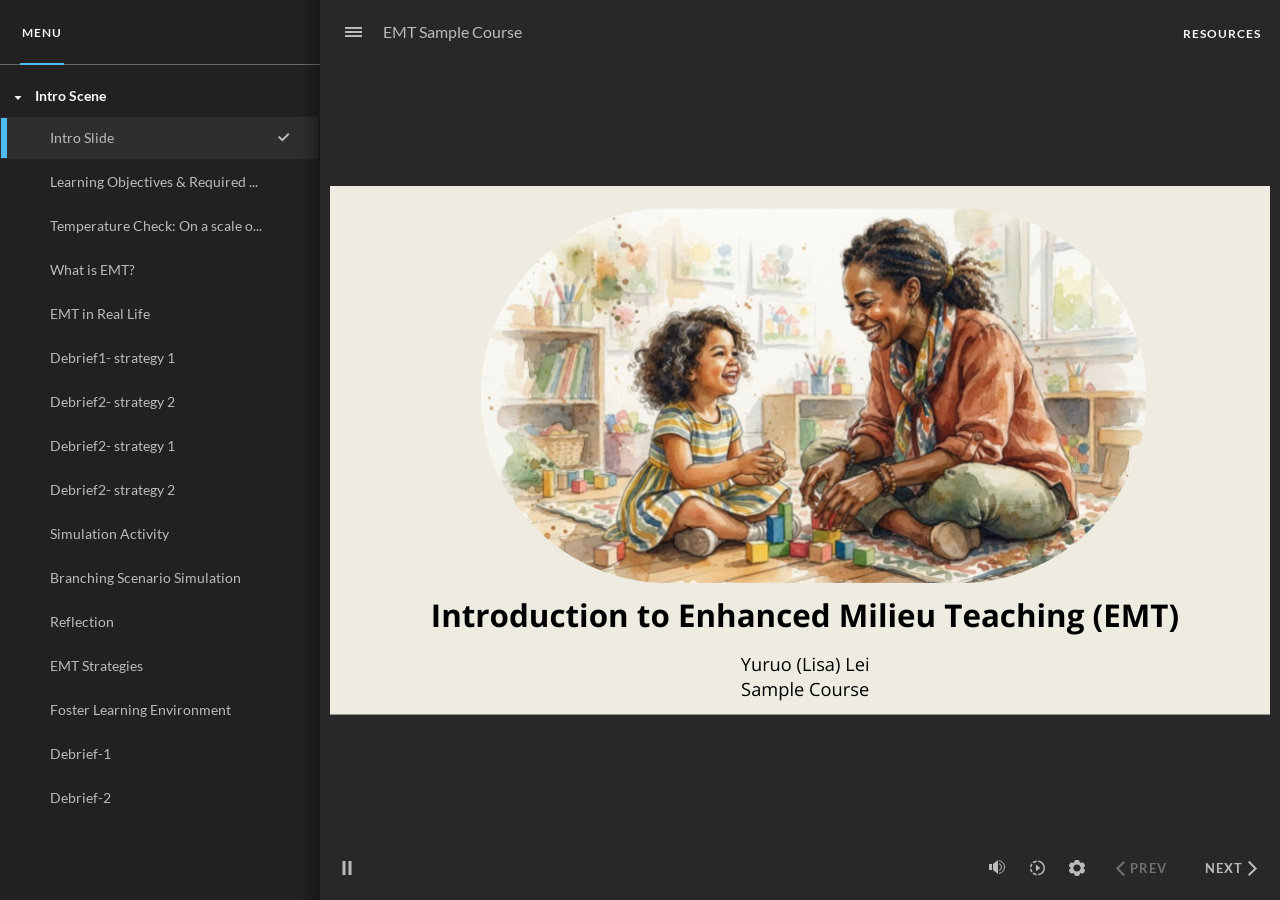
<file: emt-sample-course/index.html>
﻿<!doctype html>
<html lang="en-US">
<head>
  <meta charset="utf-8">
  <!-- Created using Storyline 360 x64 - http://www.articulate.com  -->
  <!-- version: 3.123.37616.0 -->
  <title>EMT Sample Course</title>
  <meta http-equiv="x-ua-compatible" content="IE=edge"/>
  <meta name="viewport" content="width=device-width,initial-scale=1,user-scalable=no,shrink-to-fit=no,minimal-ui"/>
  <meta name="apple-mobile-web-app-capable" content="yes"/>
  <style>
    html, body { height: 100%; padding: 0; margin: 0 }
    #app { height: 100%; width: 100%; }
  </style>

  <script>
    window.DS = {};
    window.globals = {
      DATA_PATH_BASE: '',
      HAS_FRAME: true,
      HAS_SLIDE: true,

      lmsPresent: false,
      tinCanPresent: false,
      cmi5Present: false,
      aoSupport: false,
      scale: 'Scaled',
      captureRc: false,
      browserSize: 'optimal',
      bgColor: '#282828',
      features: 'DropInBase,JsInteractions,LoadPromiseUpgrade,Localization,LocalizationImage,MediaPromiseUpgrade,PlayerMemoryEnhancements,ResumePromiseUpgrade,SlideLevelScale',
      themeName: 'unified',
      preloaderColor: '#FFFFFF',
      suppressAnalytics: false,
      productChannel: 'stable',
      publishSource: 'storyline',
      aid: 'aid|832009a3-0fae-5ad6-8536-6f1999e436d5',
      cid: '5dd2f5c3-cbb3-4999-ab1e-4be481cd3f3e',
      playerVersion: '3.123.37616.0',
      publishTimestamp: '2026-08-07T16:51:16.0628441Z',
      maxIosVideoElements: 10,
      connectionSettings: { message: 'You%20are%20offline.%20Trying%20to%20reconnect...', useDarkTheme: false, mode: 'disabled' },
      hasFeature: function(feature) {
        return this.features.split(',').includes(feature);
      },
      
      parseParams: function(qs) {
        if (window.globals.parsedParams != null) {
          return window.globals.parsedParams;
        }
        qs = (qs || window.location.search.substr(1)).split('+').join(' ');
        var params = {},
            tokens,
            re = /[?&]?([^=]+)=([^&]*)/g;

        while (tokens = re.exec(qs)) {
          params[decodeURIComponent(tokens[1]).trim()] =
            decodeURIComponent(tokens[2]).trim();
        }
        window.globals.parsedParams = params;
        return params;
      }

    };

    if (window.flagsUnderTest != null) {
      window.globals.features = window.flagsUnderTest.reduce((accum, feature) => {
        if (!accum.includes(feature)) {
          accum.push(feature);
        }
        return accum;
      }, window.globals.features.split(',')).join();
    }
  </script>
  <script>
    var isIe11 = ('ActiveXObject' in window || window.MSBlobBuilder != null)
      && window.msCrypto != null && !window.ActiveXObject;
    if (isIe11) {
      window.globals.unsupportedBrowser = true;
      document.write(atob('[base64]'));
    }
  </script>

  <script>
    if (window.globals.hasFeature('Localization')) {
      
      
    }
  </script>

  
  
  <script>window.THREE = { };</script>
  
</head>
<body style="background: #282828" class="cs-HTML theme-unified">
  <!-- 360 -->
  <script>!function(){var e,i=/iPhone/i,o=/iPod/i,n=/iPad/i,t=/\biOS-universal(?:.+)Mac\b/i,r=/\bAndroid(?:.+)Mobile\b/i,a=/Android/i,d=/(?:SD4930UR|\bSilk(?:.+)Mobile\b)/i,p=/Silk/i,l=/Windows Phone/i,u=/\bWindows(?:.+)ARM\b/i,b=/BlackBerry/i,s=/BB10/i,c=/Opera Mini/i,f=/\b(CriOS|Chrome)(?:.+)Mobile/i,h=/Mobile(?:.+)Firefox\b/i,v=function(e){return void 0!==e&&"MacIntel"===e.platform&&"number"==typeof e.maxTouchPoints&&e.maxTouchPoints>1&&"undefined"==typeof MSStream};e=function(e){var m={userAgent:"",platform:"",maxTouchPoints:0};e||"undefined"==typeof navigator?"string"==typeof e?m.userAgent=e:e&&e.userAgent&&(m={userAgent:e.userAgent,platform:e.platform,maxTouchPoints:e.maxTouchPoints||0}):m={userAgent:navigator.userAgent,platform:navigator.platform,maxTouchPoints:navigator.maxTouchPoints||0};var g=m.userAgent,y=g.split("[FBAN");void 0!==y[1]&&(g=y[0]),void 0!==(y=g.split("Twitter"))[1]&&(g=y[0]);var A=function(e){return function(i){return i.test(e)}}(g),w={apple:{phone:A(i)&&!A(l),ipod:A(o),tablet:!A(i)&&(A(n)||v(m))&&!A(l),universal:A(t),device:(A(i)||A(o)||A(n)||A(t)||v(m))&&!A(l)},amazon:{phone:A(d),tablet:!A(d)&&A(p),device:A(d)||A(p)},android:{phone:!A(l)&&A(d)||!A(l)&&A(r),tablet:!A(l)&&!A(d)&&!A(r)&&(A(p)||A(a)),device:!A(l)&&(A(d)||A(p)||A(r)||A(a))||A(/\bokhttp\b/i)},windows:{phone:A(l),tablet:A(u),device:A(l)||A(u)},other:{blackberry:A(b),blackberry10:A(s),opera:A(c),firefox:A(h),chrome:A(f),device:A(b)||A(s)||A(c)||A(h)||A(f)},any:!1,phone:!1,tablet:!1};return w.any=w.apple.device||w.android.device||w.windows.device||w.other.device,w.phone=w.apple.phone||w.android.phone||w.windows.phone,w.tablet=w.apple.tablet||w.android.tablet||w.windows.tablet,w}(),"object"==typeof exports&&"undefined"!=typeof module?module.exports=e:"function"==typeof define&&define.amd?define((function(){return e})):this.isMobile=e}();
    window.isMobile.apple.tablet = window.isMobile.apple.tablet ||
      (navigator.platform === 'MacIntel' && navigator.maxTouchPoints > 1);
    window.isMobile.apple.device = window.isMobile.apple.device || window.isMobile.apple.tablet;
    window.isMobile.tablet = window.isMobile.tablet || window.isMobile.apple.tablet;
    window.isMobile.any = window.isMobile.any || window.isMobile.apple.tablet;
  </script>

  <div id="focus-sink" tabindex="-1"></div>

  <div id="preso"></div>
  <script>
    (function() {

      var classTypes = [ 'desktop', 'mobile', 'phone', 'tablet' ];

      var addDeviceClasses = function(prefix, testObj) {
        var curr, i;
        for (i = 0; i < classTypes.length; i++) {
          curr = classTypes[i];
          if (testObj[curr]) {
            document.body.classList.add(prefix + curr);
          }
        }
      };

      var params = window.globals.parseParams(),
          isDevicePreview = params.devicepreview === '1',
          isPhoneOverride = params.deviceType === 'phone' || (isDevicePreview && params.phone == '1'),
          isTabletOverride = (params.deviceType === 'tablet' || isDevicePreview) && !isPhoneOverride,
          isMobileOverride = isPhoneOverride || isTabletOverride;

      var deviceView = {
        desktop: !window.isMobile.any && !isMobileOverride,
        mobile: window.isMobile.any || isMobileOverride,
        phone: isPhoneOverride || (window.isMobile.phone && !isTabletOverride),
        tablet: isTabletOverride || window.isMobile.tablet
      };

      window.globals.deviceView = deviceView;
      window.isMobile.desktop = !window.isMobile.any;
      window.isMobile.mobile = window.isMobile.any;

      addDeviceClasses('view-', deviceView);

    })();
  </script>
  
  <script src='story_content/triggers.js' type=text/javascript></script>
<script src='story_content/user.js' type=text/javascript></script>
  <div class="slide-loader"></div>

  <script>
    var doc = document, loader = doc.body.querySelector('.slide-loader'); [ 1, 2, 3 ].forEach(function(n) { var d = doc.createElement('div'); d.style.backgroundColor = window.globals.preloaderColor; d.classList.add('mobile-loader-dot'); d.classList.add('dot' + n); loader.appendChild(d); });
  </script>

  <div class="mobile-load-title-overlay" style="display: none">
    <div class="mobile-load-title">EMT Sample Course</div>
  </div>

  <div class="mobile-chrome-warning"></div>

  
<style>
  .warn-connection-dialog {
    display: none;
    background: transparent;
    pointer-events: all;
    position: fixed;
    left: 0;
    top: 0;
    width: 100%;
    height: 100%;
    z-index: 999;
  }

  .warn-connection-content {
    pointer-events: all;
    border-radius: 4px;
    background: white;
    border: 1px solid #E7E7E7;
    color: #333333;
    box-shadow: 0 2px 4px rgba(0, 0, 0, 0.25);
    transition: all 150ms ease-out;
    position: absolute;
    white-space: nowrap;
  }

  .view-phone.is-landscape .warn-connection-content {
    left: 23px;
    bottom: 23px;
  }

  .view-tablet.is-landscape .warn-connection-content {
    left: 50%;
    top: 20px;
    transform: translateX(-50%);
  }

  .view-mobile.is-portrait .warn-connection-content {
    transform: translate(-50%, calc(-100% - 15px));
  }

  .warn-connection-content p {
    display: inline-block;
    margin: 0 8px 0 0;
    line-height: 33px;
    font-size: 11px;
  }

  .warn-connection-content svg {
    position: relative;
    vertical-align: middle;
    margin: 0 2px 2px 8px;
  }

  .view-desktop .warn-connection-content {
    left: 1.5em;
    bottom: 1.5em;
  }

  .view-desktop .warn-connection-content p {
    font-size: 1.1em;
  }

  .is-offline .warn-connection-dialog {
    display: block;
  }

  .is-offline .cs-panel * {
    pointer-events: none !important;
  }

  .is-offline .cs-panel {
    pointer-events: all !important;
  }

  .is-offline #nav-controls * {
    pointer-events: none !important;
  }

  .is-offline #nav-controls {
    pointer-events: all !important;
  }
</style>

<div class="warn-connection-dialog" role="alertdialog" aria-modal="true" tabindex="0" aria-labelledby="warn-connection-message">
  <div class="warn-connection-content">
    <svg width="17" height="15" viewBox="0 0 17 15" xmlns="http://www.w3.org/2000/svg">
      <path fill="#8F0000" stroke="white" d="M16.07,12.98 L15.88,12.23 L9.51,1.21 C8.97,0.26,7.6,0.26,7.06,1.21 L0.69,12.23 C0.15,13.16,0.81,14.36,1.91,14.36 H14.65 C15.47,14.36,16.05,13.7,16.07,12.98 Z"/>
      <path fill="white" stroke="white" d="M8.58,5.5 C8.35,5.28,8.5,5.35,8.21,5.32 C8.09,5.35,7.97,5.49,7.96,5.67 C7.97,5.79,7.98,5.92,7.98,6.04 L7.98,6.04 C7.99,6.17,8,6.31,8.01,6.43 L8.01,6.44 C8.03,6.92,8.06,7.41,8.09,7.9 L8.09,7.9 C8.12,8.39,8.14,8.88,8.17,9.37 C8.17,9.39,8.18,9.42,8.2,9.44 C8.23,9.46,8.25,9.47,8.28,9.47 C8.31,9.47,8.34,9.46,8.35,9.44 C8.37,9.43,8.38,9.4,8.39,9.35 L8.39,9.34 C8.39,9.24,8.4,9.15,8.4,9.05 L8.4,9.05 C8.41,8.96,8.41,8.86,8.42,8.75 C8.43,8.44,8.45,8.12,8.47,7.81 L8.47,7.81 C8.49,7.49,8.51,7.18,8.53,6.87 C8.55,6.46,8.56,6.05,8.59,5.64 L8.6,5.62 C8.6,5.57,8.59,5.53,8.58,5.5 L8.21,5.32 Z"/>
      <circle fill="white" stroke="white" cx="8.3" cy="11.35" r="0.3"/>
    </svg>
    <p id="warn-connection-message">You are offline. Trying to reconnect...</p>
  </div>
</div>

<script>
  (function() {
    window.DS.connection = {
      warningShown: false,
      assets: {},
      loadingAssetGroup: false,
      retryDelay: 500
    };

    var connectionSettings = window.globals.connectionSettings || {};

    var useConnectionMessages = window.AbortController != null &&
      window.location.protocol != 'file:' &&
      connectionSettings.mode === 'normal';

    window.DS.connection.useConnectionMessages = useConnectionMessages;

    var assetCount = 0;
    var checkLoadedId;


    if (useConnectionMessages && connectionSettings != null) {
      var contentEl = document.querySelector('.warn-connection-content');
      var messageEl = contentEl.querySelector('p');

      if (connectionSettings.useDarkTheme) {
        contentEl.style.borderColor = '#BABBBA';
        contentEl.style.backgroundColor = '#282828';
        contentEl.style.color = '#FFFFFF';
      }

      if (connectionSettings.message != null) {
        messageEl.textContent = window.decodeURIComponent(connectionSettings.message);
      }
    }

    function checkAssetsReady() {
      for (var i in DS.connection.assets) {
        if (!DS.connection.assets[i].success) {
          return false;
        }
      }
      return true;
    }

    function stopAssetGroup() {
      if (!useConnectionMessages) { return; }

      assetCount = 0;

      DS.connection.oldAssetGroup = DS.connection.assets;
      DS.connection.assets = {};
      DS.connection.loadingAssetGroup = false;
      clearInterval(checkLoadedId);
    }

    function startAssetGroup() {
      if (!useConnectionMessages) { return; }
      var ticks = 0;
      clearInterval(checkLoadedId);
      checkLoadedId = setInterval(function() {
        var loaded = 0;
        if (assetCount === 0 && loaded === 0) {
          clearInterval(checkLoadedId);
          return;
        }

        for (var i in DS.connection.assets) {
          if (DS.connection.assets[i].success) {
            loaded++;
          }
        }

        if (assetCount === loaded && checkAssetsReady()) {
          for (var i in DS.connection.assets) {
            if (DS.connection.assets[i].action) {
              DS.connection.assets[i].action();
            }
          }
          hideWarning();
          stopAssetGroup();
        }
      }, 100)
    }

    function requiredAsset(url, action, retry, type) {
      if (!useConnectionMessages) { return; }
      if (DS.connection.assets[url]) { return; }

      DS.connection.assets[url] = {
        success: false, action: action, retry: retry, type: type
      };
      assetCount = Object.keys(DS.connection.assets).length;
      if (!DS.connection.loadingAssetGroup) {
        startAssetGroup();
      }
      DS.connection.loadingAssetGroup = true;
    }

    function assetLoaded(url) {
      if (!useConnectionMessages) { return; }
      if (DS.connection.assets[url]) {
        DS.connection.assets[url].success = true;
      }
    }

    function assetFailed(url) {
      if (!useConnectionMessages) { return; }
      if (!DS.connection.assets[url]) {
        if (/\.js$/.test(url) && url.indexOf('transcripts') === -1) {
          setTimeout(function() {
            if (DS.connection.lastSlideLoaded != null) {
              DS.connection.lastSlideLoaded();
            }
          }, DS.connection.retryDelay);
        }
        return;
      }
      if (!DS.connection.warningShown) { showWarning(); }
      if (DS.connection.assets[url].retry) {
        setTimeout(function() {
          if (!DS.connection.assets[url].success) {
            DS.connection.assets[url].retry()
          }
        }, DS.connection.retryDelay);
      }
    }

    function hideWarning() {
      document.body.classList.remove('is-offline');
      DS.connection.warningShown = false;
      enableKeys();
    }
    DS.connection.hideWarning = hideWarning

    function showWarning(btn) {
      document.body.classList.add('is-offline')
      DS.connection.warningShown = true;
      updateWarningPosition();
      disableKeys();
    }

    function updateWarningPosition() {
      if (!DS.connection.warningShown) {
        return;
      }

      var isPortrait = document.body.classList.contains('is-portrait');
      var isMobile = document.body.classList.contains('view-mobile');
      var warningEl = document.querySelector('.warn-connection-content');

      if (isPortrait && isMobile) {
        var slide = document.querySelector('.primary-slide');
        var slideRect = slide != null
          ? slide.getBoundingClientRect()
          : { top: window.innerHeight, left: 0, width: window.innerWidth };

        warningEl.style.top = `${slideRect.top}px`
        warningEl.style.left = `${slideRect.left + slideRect.width / 2}px`
      } else {
        warningEl.style.top = null;
        warningEl.style.left = null;
      }

      window.requestAnimationFrame(updateWarningPosition);
    }

    function onDisableKeyDown(e) {
      e.preventDefault();
      e.stopImmediatePropagation();
    }

    function onDisableKeyUp(e) {
      e.preventDefault();
      e.stopImmediatePropagation();
    }

    var accStyle = document.createElement('style');
    var warnDialogEl = document.querySelector('.warn-connection-dialog');

    function disableKeys() {
      if (DS.views && DS.views.nsStack && DS.views.nsStack.length === 1) {
        DS.views.nsStack[0].tabReachable = false
        DS.views.nsStack[0].updateTabIndex(true);
      }

      accStyle.innerHTML = '.acc-shadow-dom { display: none; }';
      document.body.appendChild(accStyle);

      warnDialogEl.parentNode.append(warnDialogEl);
      warnDialogEl.focus();
    }

    function enableKeys() {
      accStyle.remove();
      if (DS.views && DS.views.nsStack && DS.views.nsStack.length === 1 && DS.views.nsStack[0].name === '_frame') {
        DS.views.nsStack[0].tabReachable = true;
        DS.views.nsStack[0].updateTabIndex();
      }
    }

    // these will all be noops if the feature flag isn't set in
    // the data and `window.globals.features`
    DS.connection.requiredAsset = requiredAsset;
    DS.connection.assetLoaded = assetLoaded;
    DS.connection.assetFailed = assetFailed;
    DS.connection.stopAssetGroup = stopAssetGroup;
    DS.connection.startAssetGroup = startAssetGroup;
  })();
</script>


  <script>
    
    if (window.autoSpider && window.vInterfaceObject) {
      document.querySelector('.mobile-load-title-overlay').style.display = 'none';
    }
  </script>

  

  <link rel="stylesheet" href="html5/data/css/output.min.css" data-noprefix/>
</body>
<script src="html5/lib/scripts/bootstrapper.min.js"></script>
</html>
</file>
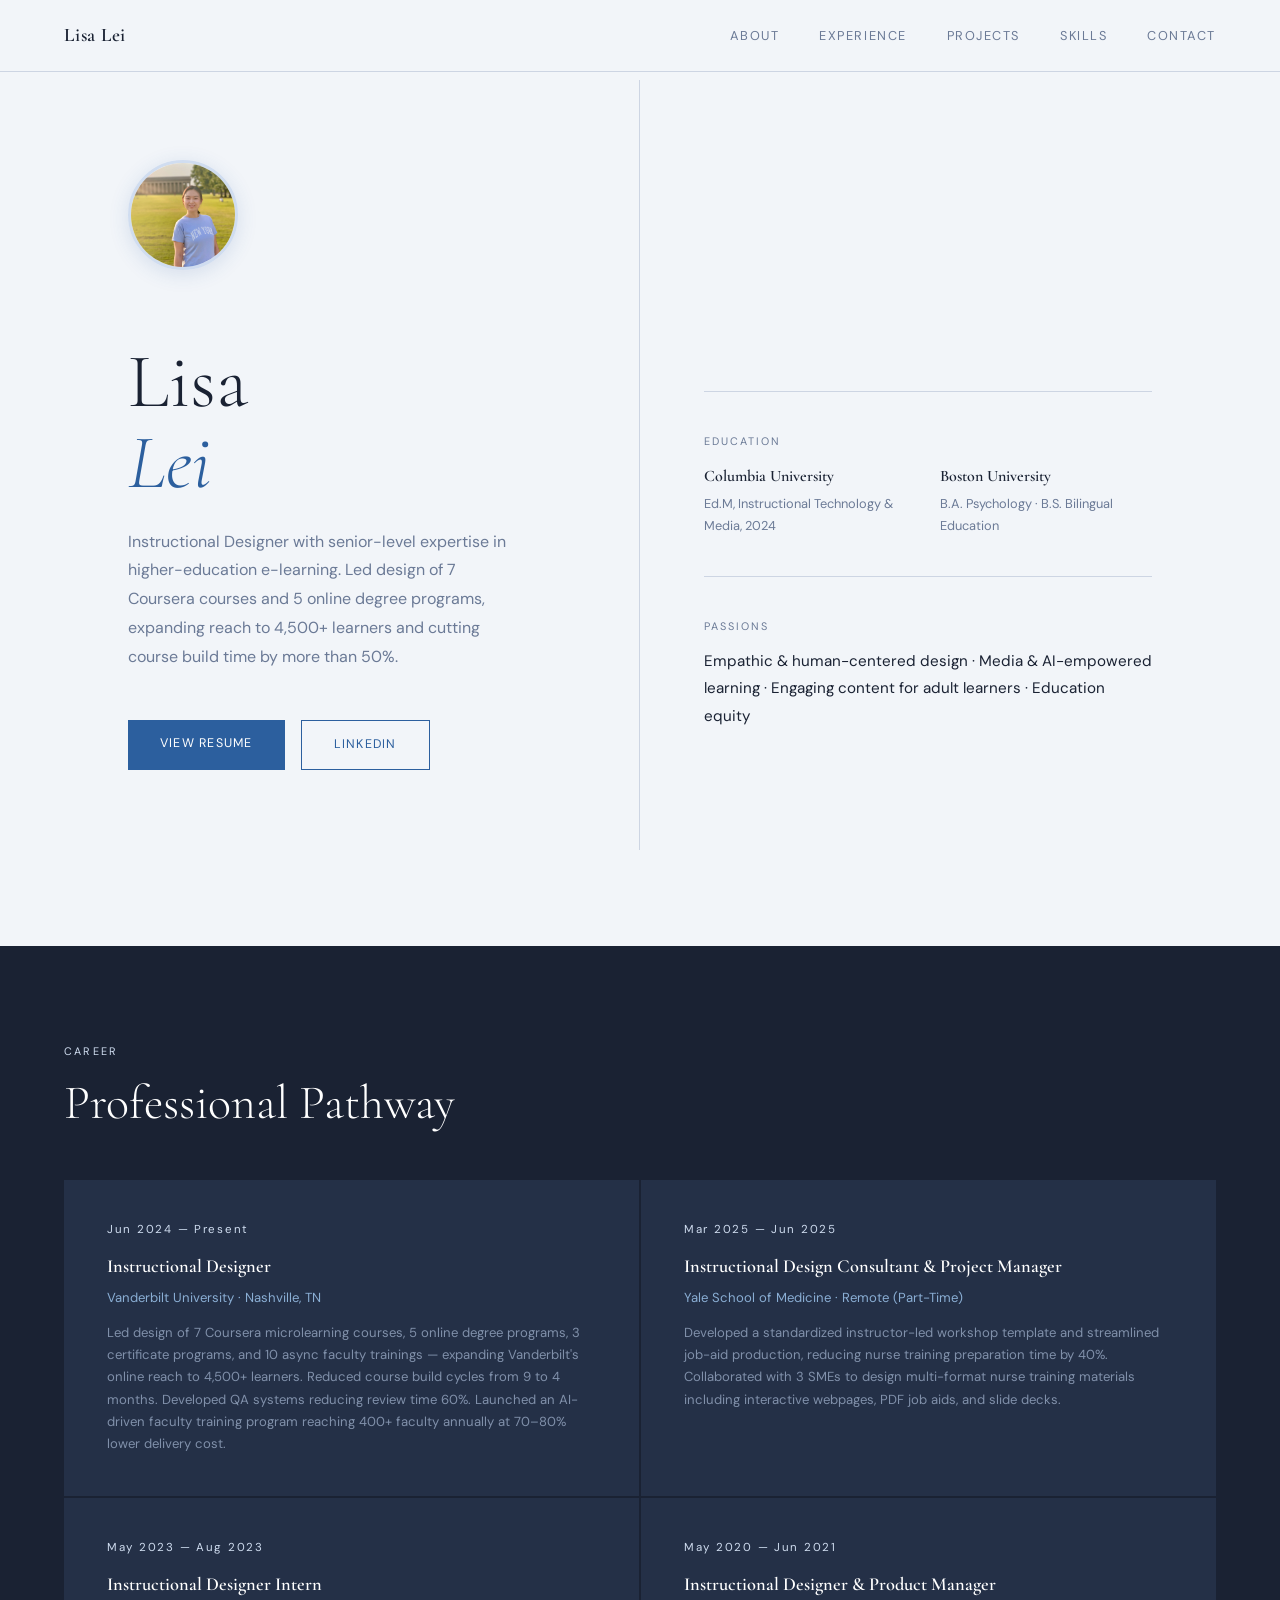
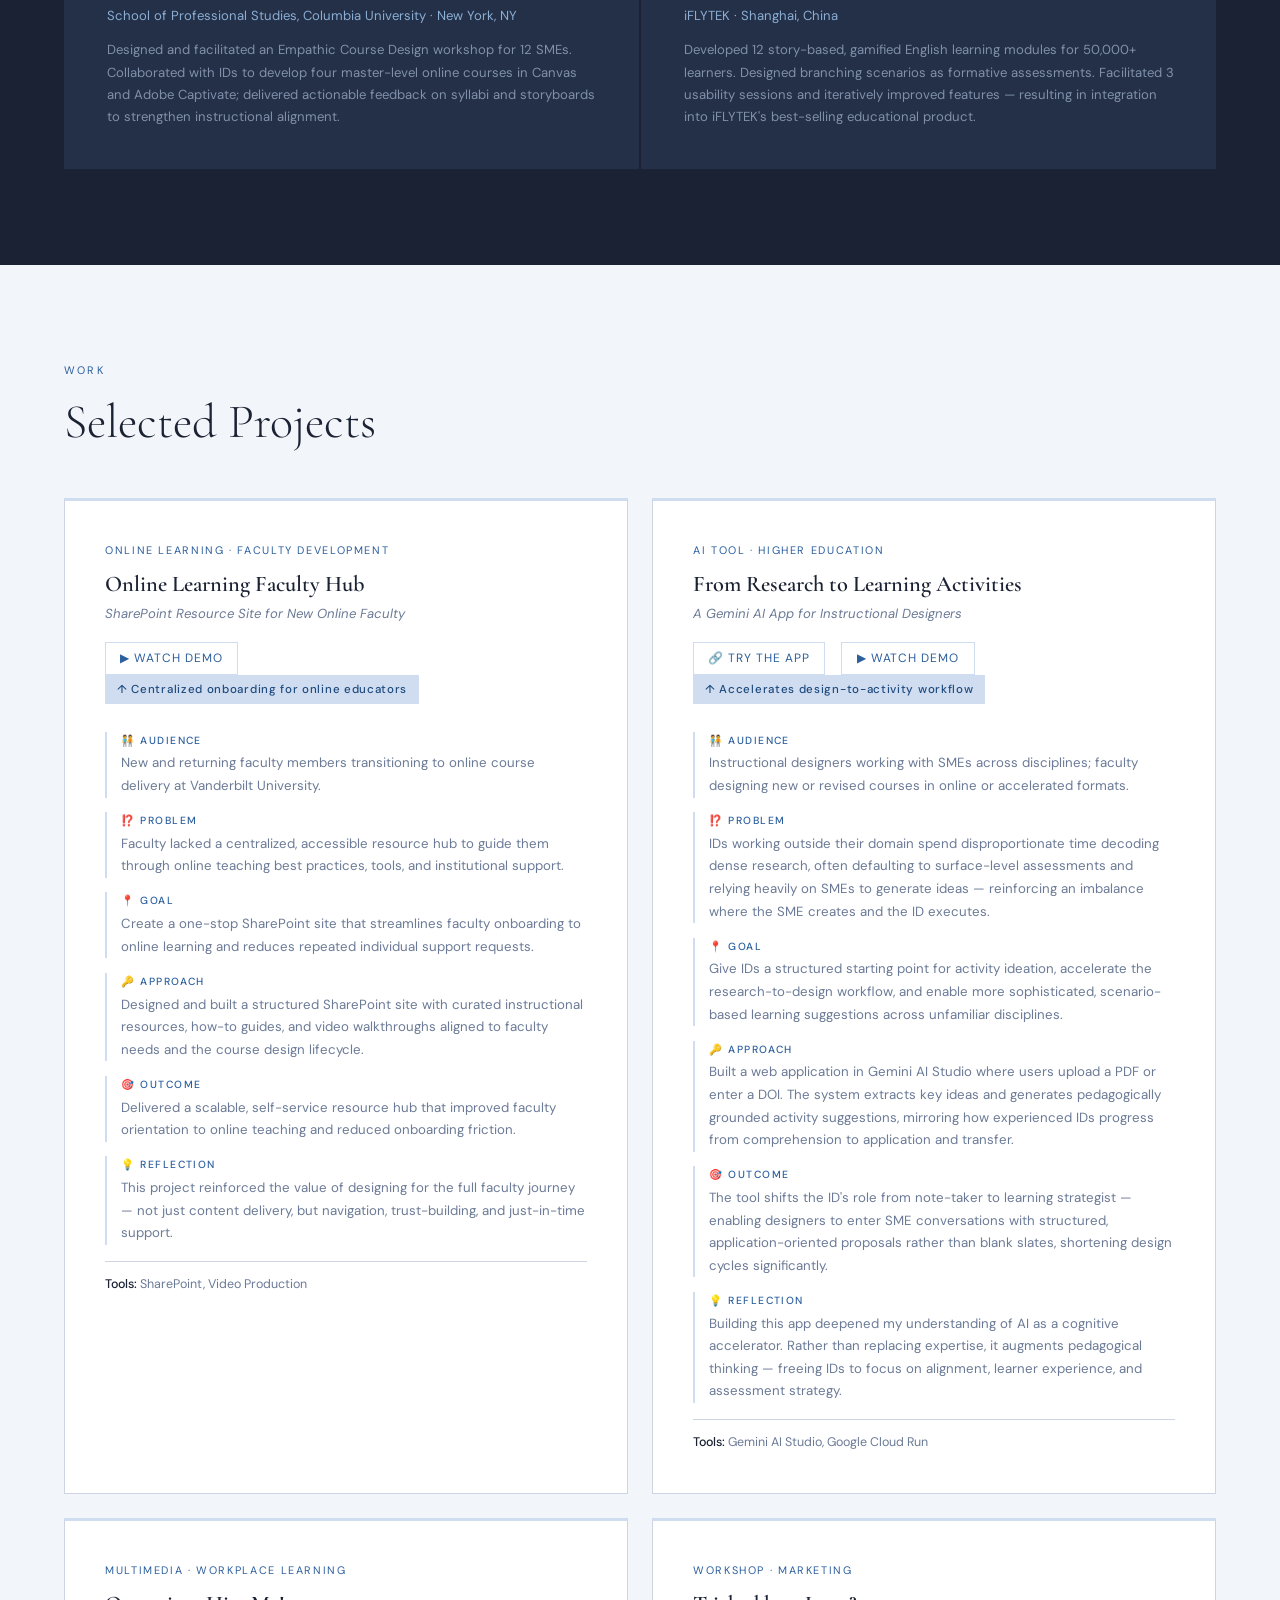
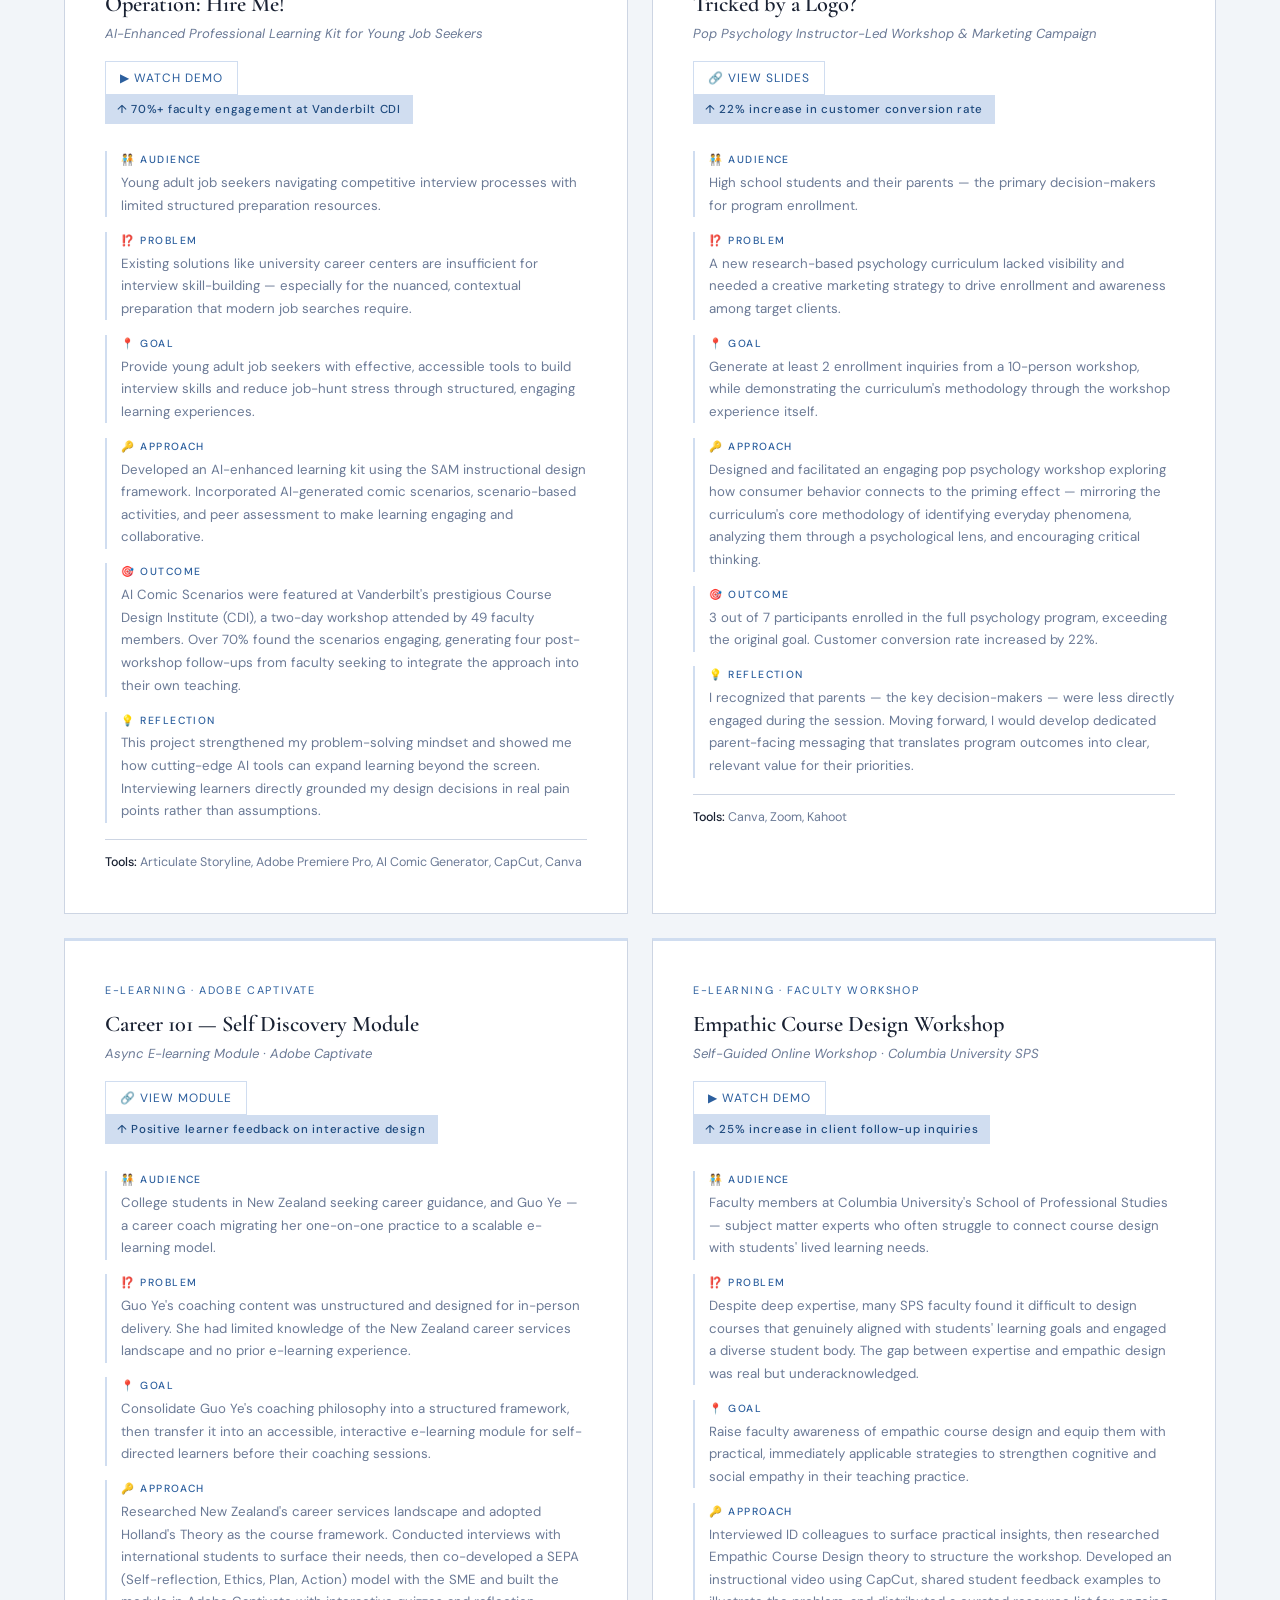
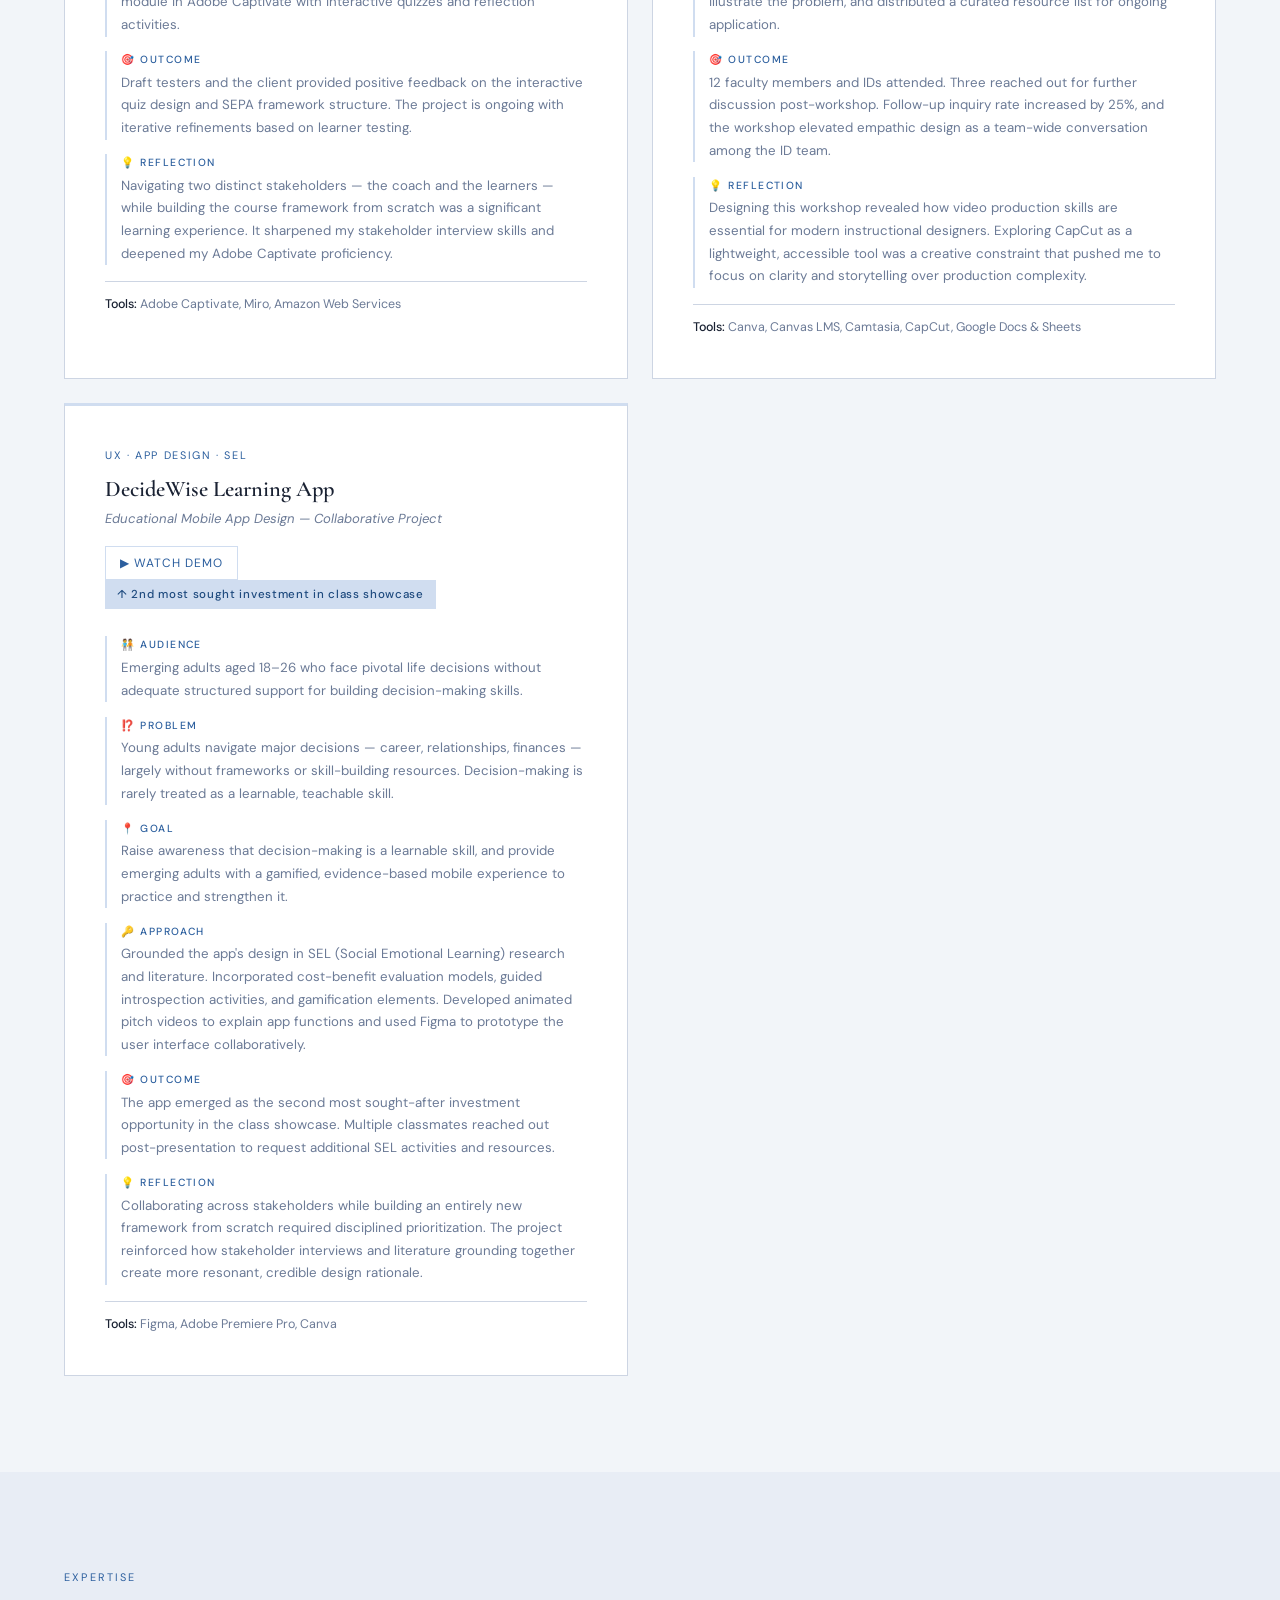
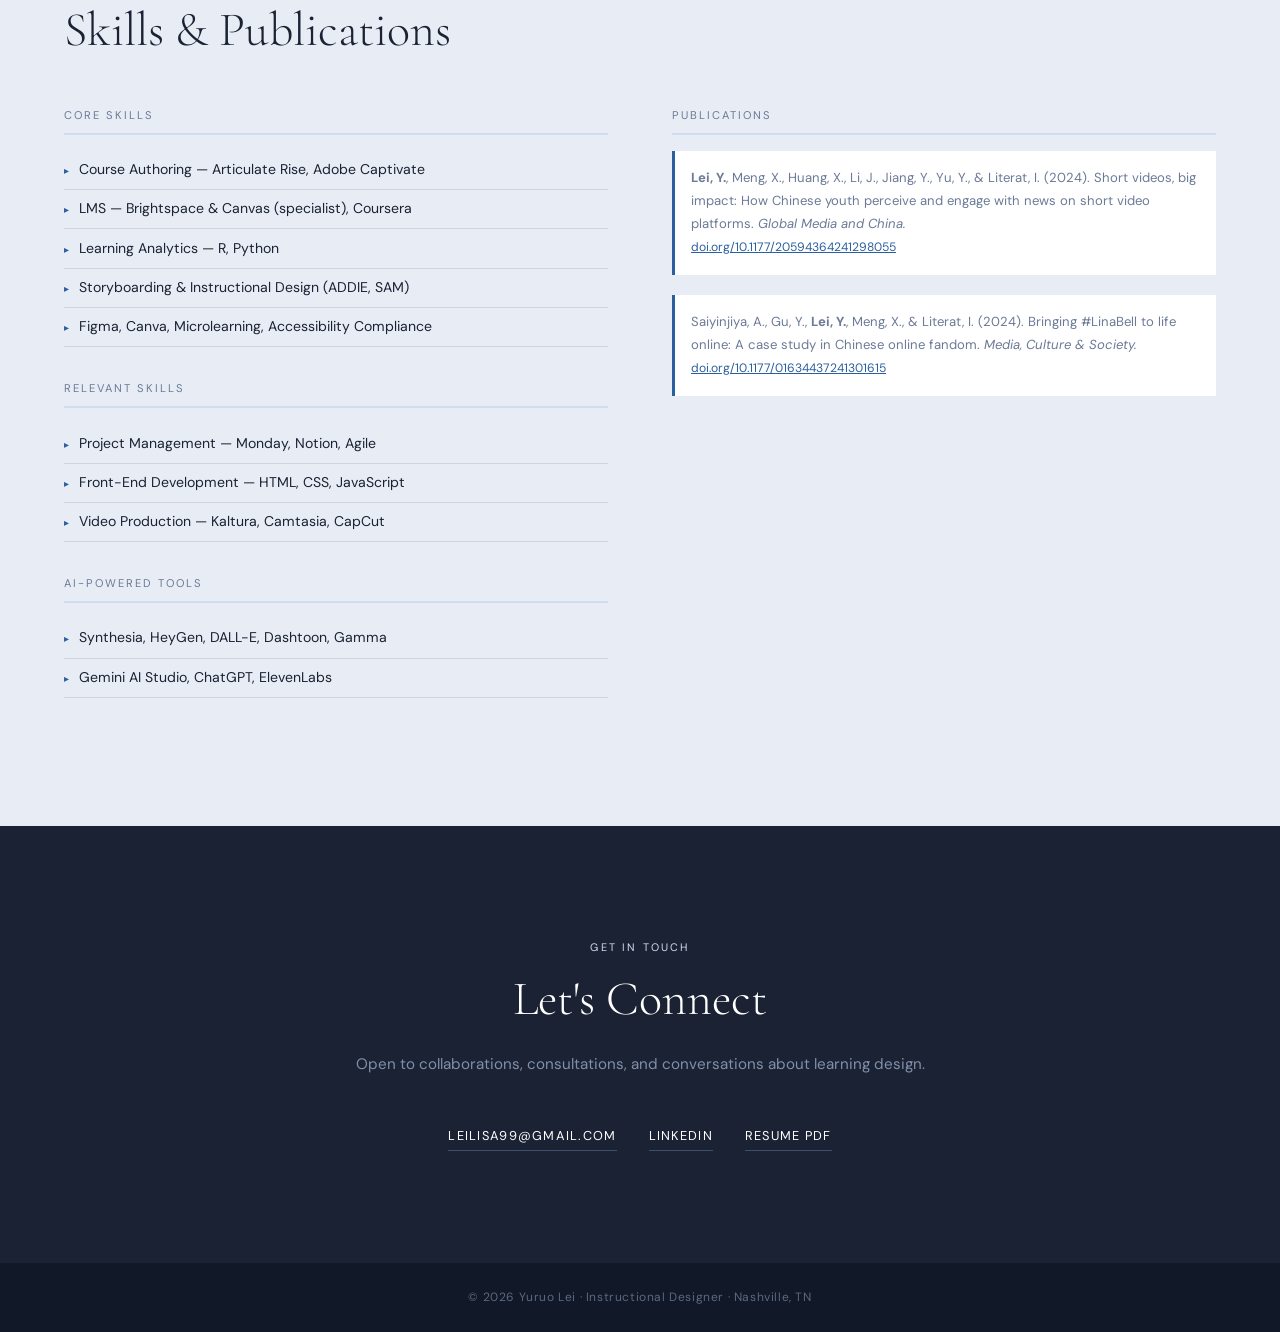
<file: index (blue2).html>
<!DOCTYPE html>
<html lang="en">
<head>
<meta charset="UTF-8">
<meta name="viewport" content="width=device-width, initial-scale=1.0">
<title>Yuruo Lei — Instructional Designer</title>
<link href="https://fonts.googleapis.com/css2?family=Cormorant+Garamond:ital,wght@0,300;0,400;0,600;1,300;1,400&family=DM+Sans:wght@300;400;500&display=swap" rel="stylesheet">
<style>
  :root {
    --cream: #f2f5f9;
    --ink: #1a2233;
    --warm-gray: #6b7a96;
    --accent: #2c5f9e;
    --accent-dark: #1e4a7e;
    --accent-light: #d0ddf0;
    --border: #cdd5e3;
    --card-bg: #ffffff;
    --section-alt: #e8edf5;
    --dark-bg: #1a2233;
    --dark-card: #243047;
  }

  * { margin: 0; padding: 0; box-sizing: border-box; }
  html { scroll-behavior: smooth; }

  body {
    font-family: 'DM Sans', sans-serif;
    background: var(--cream);
    color: var(--ink);
    font-size: 15px;
    line-height: 1.7;
  }

  .hero-photo-wrap {
    width: 110px;
    height: 110px;
    border-radius: 50%;
    overflow: hidden;
    border: 3px solid var(--accent-light);
    margin-bottom: 1.8rem;
    box-shadow: 0 4px 20px rgba(44,95,158,0.15);
  }

  .hero-photo {
    width: 100%;
    height: 100%;
    object-fit: cover;
    object-position: center top;
  }

  .hero-alias {
    font-family: 'Cormorant Garamond', serif;
    font-size: 0.55em;
    font-style: italic;
    color: var(--warm-gray);
    font-weight: 300;
    vertical-align: middle;
  }

  .title-rotate {
    display: inline-block;
    transition: opacity 0.4s ease, transform 0.4s ease;
  }
  .title-rotate.fade-out {
    opacity: 0;
    transform: translateY(-6px);
  }
  .title-rotate.fade-in-up {
    opacity: 1;
    transform: translateY(0);
  }

  /* NAV */
  nav {
    position: fixed;
    top: 0; left: 0; right: 0;
    z-index: 100;
    display: flex;
    justify-content: space-between;
    align-items: center;
    padding: 1.2rem 4rem;
    background: rgba(242,245,249,0.94);
    backdrop-filter: blur(8px);
    border-bottom: 1px solid var(--border);
  }

  .nav-name {
    font-family: 'Cormorant Garamond', serif;
    font-size: 1.2rem;
    font-weight: 600;
    letter-spacing: 0.04em;
    color: var(--ink);
    text-decoration: none;
  }

  .nav-links { display: flex; gap: 2.5rem; list-style: none; }

  .nav-links a {
    font-size: 0.8rem;
    letter-spacing: 0.12em;
    text-transform: uppercase;
    color: var(--warm-gray);
    text-decoration: none;
    transition: color 0.2s;
  }
  .nav-links a:hover { color: var(--accent); }

  /* HERO */
  .hero {
    min-height: 100vh;
    display: grid;
    grid-template-columns: 1fr 1fr;
    padding-top: 5rem;
  }

  .hero-left {
    display: flex;
    flex-direction: column;
    justify-content: center;
    padding: 5rem 4rem;
    border-right: 1px solid var(--border);
  }

  .hero-eyebrow {
    font-size: 0.72rem;
    letter-spacing: 0.18em;
    text-transform: uppercase;
    color: var(--accent);
    margin-bottom: 1.5rem;
  }

  .hero-name {
    font-family: 'Cormorant Garamond', serif;
    font-size: clamp(3.5rem, 6vw, 5.5rem);
    font-weight: 300;
    line-height: 1.05;
    margin-bottom: 1.5rem;
  }

  .hero-name em { font-style: italic; color: var(--accent); }

  .hero-tagline {
    font-size: 1rem;
    color: var(--warm-gray);
    max-width: 380px;
    margin-bottom: 3rem;
    line-height: 1.8;
  }

  .hero-cta { display: flex; gap: 1rem; flex-wrap: wrap; }

  .btn-primary {
    display: inline-block;
    padding: 0.85rem 2rem;
    background: var(--accent);
    color: #fff;
    text-decoration: none;
    font-size: 0.78rem;
    letter-spacing: 0.1em;
    text-transform: uppercase;
    transition: background 0.2s;
  }
  .btn-primary:hover { background: var(--accent-dark); }

  .btn-outline {
    display: inline-block;
    padding: 0.85rem 2rem;
    border: 1px solid var(--accent);
    color: var(--accent);
    text-decoration: none;
    font-size: 0.78rem;
    letter-spacing: 0.1em;
    text-transform: uppercase;
    transition: all 0.2s;
  }
  .btn-outline:hover { background: var(--accent); color: #fff; }

  .hero-right {
    display: flex;
    flex-direction: column;
    justify-content: flex-end;
    padding: 5rem 4rem;
  }

  .hero-bio-block {
    border-top: 1px solid var(--border);
    padding-top: 2.5rem;
    margin-bottom: 2.5rem;
  }

  .hero-bio-label {
    font-size: 0.68rem;
    letter-spacing: 0.18em;
    text-transform: uppercase;
    color: var(--warm-gray);
    margin-bottom: 0.75rem;
  }

  .hero-bio-text { font-size: 0.95rem; color: var(--ink); line-height: 1.8; }

  .edu-grid { display: grid; grid-template-columns: 1fr 1fr; gap: 1.5rem; }

  .edu-school {
    font-family: 'Cormorant Garamond', serif;
    font-size: 1rem;
    font-weight: 600;
  }

  .edu-degree { font-size: 0.8rem; color: var(--warm-gray); margin-top: 0.2rem; }

  /* SECTIONS */
  section { padding: 6rem 4rem; }

  .section-label {
    font-size: 0.68rem;
    letter-spacing: 0.2em;
    text-transform: uppercase;
    color: var(--accent);
    margin-bottom: 1rem;
  }

  .section-title {
    font-family: 'Cormorant Garamond', serif;
    font-size: clamp(2rem, 4vw, 3rem);
    font-weight: 300;
    line-height: 1.15;
    margin-bottom: 3rem;
  }

  /* EXPERIENCE */
  .experience { background: var(--dark-bg); color: #fff; }
  .experience .section-label { color: var(--accent-light); }
  .experience .section-title { color: #fff; }

  .exp-grid {
    display: grid;
    grid-template-columns: repeat(2, 1fr);
    gap: 2px;
    margin-top: 1rem;
  }

  .exp-item {
    background: var(--dark-card);
    padding: 2.5rem;
    transition: background 0.2s;
    border-left: 3px solid transparent;
  }
  .exp-item:hover { background: #2d3d57; border-left-color: var(--accent); }

  .exp-years { font-size: 0.72rem; letter-spacing: 0.15em; color: var(--accent-light); margin-bottom: 0.75rem; }
  .exp-title { font-family: 'Cormorant Garamond', serif; font-size: 1.15rem; font-weight: 600; color: #fff; margin-bottom: 0.3rem; }
  .exp-org { font-size: 0.82rem; color: #8aaed4; margin-bottom: 0.75rem; }
  .exp-desc { font-size: 0.82rem; color: #8090aa; line-height: 1.7; }

  /* PROJECTS */
  .projects { background: var(--cream); }

  .projects-grid {
    display: grid;
    grid-template-columns: repeat(2, 1fr);
    gap: 1.5rem;
  }

  .project-card {
    background: var(--card-bg);
    padding: 2.5rem;
    border: 1px solid var(--border);
    border-top: 3px solid var(--accent-light);
    transition: box-shadow 0.25s, transform 0.25s, border-top-color 0.25s;
    position: relative;
  }
  .project-card:hover {
    transform: translateY(-3px);
    box-shadow: 0 10px 36px rgba(44,95,158,0.1);
    border-top-color: var(--accent);
  }

  .project-tag {
    font-size: 0.68rem;
    letter-spacing: 0.15em;
    text-transform: uppercase;
    color: var(--accent);
    margin-bottom: 0.6rem;
  }

  .project-title {
    font-family: 'Cormorant Garamond', serif;
    font-size: 1.4rem;
    font-weight: 600;
    margin-bottom: 0.3rem;
    line-height: 1.3;
  }

  .project-subtitle {
    font-size: 0.82rem;
    color: var(--warm-gray);
    font-style: italic;
    margin-bottom: 0.9rem;
  }

  .project-impact {
    display: inline-block;
    background: var(--accent-light);
    color: var(--accent-dark);
    font-size: 0.72rem;
    letter-spacing: 0.06em;
    padding: 0.3rem 0.75rem;
    margin-bottom: 1.2rem;
    font-weight: 500;
  }

  /* Accordion structure */
  .project-summary { font-size: 0.88rem; color: var(--warm-gray); line-height: 1.75; margin-bottom: 1rem; }

  .project-detail { margin-top: 0.5rem; }

  .detail-row {
    margin-bottom: 0.9rem;
    padding-left: 0.9rem;
    border-left: 2px solid var(--accent-light);
  }

  .detail-label {
    font-size: 0.65rem;
    letter-spacing: 0.14em;
    text-transform: uppercase;
    color: var(--accent);
    margin-bottom: 0.2rem;
    font-weight: 500;
  }

  .detail-text { font-size: 0.83rem; color: var(--warm-gray); line-height: 1.7; }

  .project-tools {
    font-size: 0.78rem;
    color: var(--warm-gray);
    margin-top: 1rem;
    padding-top: 0.75rem;
    border-top: 1px solid var(--border);
  }
  .project-tools strong { color: var(--ink); font-weight: 500; }

  .project-links { display: flex; gap: 1rem; flex-wrap: wrap; margin-top: 1rem; }

  .project-link {
    display: inline-block;
    font-size: 0.75rem;
    letter-spacing: 0.08em;
    text-transform: uppercase;
    color: var(--accent);
    text-decoration: none;
    border: 1px solid var(--accent-light);
    padding: 0.35rem 0.9rem;
    transition: all 0.2s;
  }
  .project-link:hover { background: var(--accent); color: #fff; border-color: var(--accent); }

  /* SKILLS */
  .skills { background: var(--section-alt); }

  .skills-layout { display: grid; grid-template-columns: 1fr 1fr; gap: 4rem; }

  .skill-group { margin-bottom: 2rem; }

  .skill-group-title {
    font-size: 0.7rem;
    letter-spacing: 0.18em;
    text-transform: uppercase;
    color: var(--warm-gray);
    margin-bottom: 1rem;
    border-bottom: 2px solid var(--accent-light);
    padding-bottom: 0.5rem;
  }

  .skill-list { list-style: none; }

  .skill-list li {
    font-size: 0.88rem;
    padding: 0.45rem 0;
    border-bottom: 1px solid var(--border);
    display: flex;
    align-items: flex-start;
    gap: 0.6rem;
  }

  .skill-list li::before { content: '▸'; color: var(--accent); font-size: 0.65rem; margin-top: 0.25rem; flex-shrink: 0; }

  .pub-item {
    font-size: 0.82rem;
    color: var(--warm-gray);
    line-height: 1.75;
    margin-bottom: 1.25rem;
    padding: 1rem;
    background: var(--card-bg);
    border-left: 3px solid var(--accent);
  }

  .pub-item a { color: var(--accent); font-size: 0.76rem; }

  /* CONTACT */
  .contact {
    background: var(--dark-bg);
    color: #fff;
    text-align: center;
    padding: 7rem 4rem;
  }

  .contact .section-label { color: var(--accent-light); }
  .contact .section-title { color: #fff; margin-bottom: 1.5rem; }

  .contact-sub { color: #8090aa; font-size: 0.95rem; margin-bottom: 3rem; }

  .contact-links { display: flex; justify-content: center; gap: 2rem; flex-wrap: wrap; }

  .contact-link {
    color: #fff;
    text-decoration: none;
    font-size: 0.8rem;
    letter-spacing: 0.1em;
    text-transform: uppercase;
    border-bottom: 1px solid #3d5070;
    padding-bottom: 0.2rem;
    transition: border-color 0.2s, color 0.2s;
  }
  .contact-link:hover { color: var(--accent-light); border-color: var(--accent-light); }

  footer {
    background: #111827;
    color: #5a6a80;
    text-align: center;
    padding: 1.5rem;
    font-size: 0.75rem;
    letter-spacing: 0.05em;
  }

  /* ANIMATIONS */
  .fade-in {
    opacity: 0;
    transform: translateY(20px);
    transition: opacity 0.7s ease, transform 0.7s ease;
  }
  .fade-in.visible { opacity: 1; transform: translateY(0); }

  /* RESPONSIVE */
  @media (max-width: 900px) {
    nav { padding: 1rem 1.5rem; }
    .nav-links { gap: 1rem; }
    .hero { grid-template-columns: 1fr; }
    .hero-left { padding: 6rem 1.5rem 2rem; border-right: none; border-bottom: 1px solid var(--border); }
    .hero-right { padding: 2rem 1.5rem; }
    .edu-grid { grid-template-columns: 1fr; }
    section { padding: 4rem 1.5rem; }
    .exp-grid { grid-template-columns: 1fr; }
    .projects-grid { grid-template-columns: 1fr; }
    .skills-layout { grid-template-columns: 1fr; gap: 2rem; }
  }
</style>
</head>
<body>

<!-- NAV -->
<nav>
  <a class="nav-name" href="#">Lisa Lei</a>
  <ul class="nav-links">
    <li><a href="#about">About</a></li>
    <li><a href="#experience">Experience</a></li>
    <li><a href="#projects">Projects</a></li>
    <li><a href="#skills">Skills</a></li>
    <li><a href="#contact">Contact</a></li>
  </ul>
</nav>

<!-- HERO -->
<section class="hero" id="about">
  <div class="hero-left">
    <div class="hero-photo-wrap">
      <img src="profile.jpeg" alt="Yuruo Lisa Lei" class="hero-photo">
    </div>
    <p class="hero-eyebrow"><span class="title-rotate" id="titleRotate">Instructional Designer</span></p>
    <h1 class="hero-name">Lisa<br><em>Lei</em></h1>
    <p class="hero-tagline">Instructional Designer with senior-level expertise in higher-education e-learning. Led design of 7 Coursera courses and 5 online degree programs, expanding reach to 4,500+ learners and cutting course build time by more than 50%.</p>
    <div class="hero-cta">
      <a href="https://drive.google.com/file/d/12qD0TJk3OIRP2TLdG3t3IESPIUacBjy1/view?usp=sharing" class="btn-primary" target="_blank">View Resume</a>
      <a href="https://www.linkedin.com/in/yuruolei9969/" class="btn-outline" target="_blank">LinkedIn</a>
    </div>
  </div>
  <div class="hero-right">
    <div class="hero-bio-block fade-in">
      <p class="hero-bio-label">Education</p>
      <div class="edu-grid">
        <div class="edu-item">
          <p class="edu-school">Columbia University</p>
          <p class="edu-degree">Ed.M, Instructional Technology & Media, 2024</p>
        </div>
        <div class="edu-item">
          <p class="edu-school">Boston University</p>
          <p class="edu-degree">B.A. Psychology · B.S. Bilingual Education</p>
        </div>
      </div>
    </div>
    <div class="hero-bio-block fade-in">
      <p class="hero-bio-label">Passions</p>
      <p class="hero-bio-text">Empathic & human-centered design · Media & AI-empowered learning · Engaging content for adult learners · Education equity</p>
    </div>
  </div>
</section>

<!-- EXPERIENCE -->
<section class="experience" id="experience">
  <p class="section-label">Career</p>
  <h2 class="section-title">Professional Pathway</h2>
  <div class="exp-grid">
    <div class="exp-item fade-in">
      <p class="exp-years">Jun 2024 — Present</p>
      <p class="exp-title">Instructional Designer</p>
      <p class="exp-org">Vanderbilt University · Nashville, TN</p>
      <p class="exp-desc">Led design of 7 Coursera microlearning courses, 5 online degree programs, 3 certificate programs, and 10 async faculty trainings — expanding Vanderbilt's online reach to 4,500+ learners. Reduced course build cycles from 9 to 4 months. Developed QA systems reducing review time 60%. Launched an AI-driven faculty training program reaching 400+ faculty annually at 70–80% lower delivery cost.</p>
    </div>
    <div class="exp-item fade-in">
      <p class="exp-years">Mar 2025 — Jun 2025</p>
      <p class="exp-title">Instructional Design Consultant & Project Manager</p>
      <p class="exp-org">Yale School of Medicine · Remote (Part-Time)</p>
      <p class="exp-desc">Developed a standardized instructor-led workshop template and streamlined job-aid production, reducing nurse training preparation time by 40%. Collaborated with 3 SMEs to design multi-format nurse training materials including interactive webpages, PDF job aids, and slide decks.</p>
    </div>
    <div class="exp-item fade-in">
      <p class="exp-years">May 2023 — Aug 2023</p>
      <p class="exp-title">Instructional Designer Intern</p>
      <p class="exp-org">School of Professional Studies, Columbia University · New York, NY</p>
      <p class="exp-desc">Designed and facilitated an Empathic Course Design workshop for 12 SMEs. Collaborated with IDs to develop four master-level online courses in Canvas and Adobe Captivate; delivered actionable feedback on syllabi and storyboards to strengthen instructional alignment.</p>
    </div>
    <div class="exp-item fade-in">
      <p class="exp-years">May 2020 — Jun 2021</p>
      <p class="exp-title">Instructional Designer & Product Manager</p>
      <p class="exp-org">iFLYTEK · Shanghai, China</p>
      <p class="exp-desc">Developed 12 story-based, gamified English learning modules for 50,000+ learners. Designed branching scenarios as formative assessments. Facilitated 3 usability sessions and iteratively improved features — resulting in integration into iFLYTEK's best-selling educational product.</p>
    </div>
  </div>
</section>

<!-- PROJECTS -->
<section class="projects" id="projects">
  <p class="section-label">Work</p>
  <h2 class="section-title">Selected Projects</h2>
  <div class="projects-grid">

    <!-- 1. Online Learning Faculty Hub -->
    <div class="project-card fade-in">
      <p class="project-tag">Online Learning · Faculty Development</p>
      <h3 class="project-title">Online Learning Faculty Hub</h3>
      <p class="project-subtitle">SharePoint Resource Site for New Online Faculty</p>
      <div class="project-links">
        <a href="https://youtu.be/LsU1K57-328?si=sNZry4IbQN1rp1MX" class="project-link" target="_blank">▶ Watch Demo</a>
      </div>
      <span class="project-impact">↑ Centralized onboarding for online educators</span>
      <div class="project-detail">
        <div class="detail-row">
          <p class="detail-label">🧑‍🤝‍🧑 Audience</p>
          <p class="detail-text">New and returning faculty members transitioning to online course delivery at Vanderbilt University.</p>
        </div>
        <div class="detail-row">
          <p class="detail-label">⁉️ Problem</p>
          <p class="detail-text">Faculty lacked a centralized, accessible resource hub to guide them through online teaching best practices, tools, and institutional support.</p>
        </div>
        <div class="detail-row">
          <p class="detail-label">📍 Goal</p>
          <p class="detail-text">Create a one-stop SharePoint site that streamlines faculty onboarding to online learning and reduces repeated individual support requests.</p>
        </div>
        <div class="detail-row">
          <p class="detail-label">🔑 Approach</p>
          <p class="detail-text">Designed and built a structured SharePoint site with curated instructional resources, how-to guides, and video walkthroughs aligned to faculty needs and the course design lifecycle.</p>
        </div>
        <div class="detail-row">
          <p class="detail-label">🎯 Outcome</p>
          <p class="detail-text">Delivered a scalable, self-service resource hub that improved faculty orientation to online teaching and reduced onboarding friction.</p>
        </div>
        <div class="detail-row">
          <p class="detail-label">💡 Reflection</p>
          <p class="detail-text">This project reinforced the value of designing for the full faculty journey — not just content delivery, but navigation, trust-building, and just-in-time support.</p>
        </div>
      </div>
      <p class="project-tools"><strong>Tools:</strong> SharePoint, Video Production</p>
    </div>

    <!-- 2. Gemini AI App -->
    <div class="project-card fade-in">
      <p class="project-tag">AI Tool · Higher Education</p>
      <h3 class="project-title">From Research to Learning Activities</h3>
      <p class="project-subtitle">A Gemini AI App for Instructional Designers</p>
      <div class="project-links">
        <a href="https://from-research-to-learning-441065358755.us-west1.run.app/" class="project-link" target="_blank">🔗 Try the App</a>
        <a href="https://youtu.be/6g2AOlSD700?si=aqUqyWNYgsTi2bJ0" class="project-link" target="_blank">▶ Watch Demo</a>
      </div>
      <span class="project-impact">↑ Accelerates design-to-activity workflow</span>
      <div class="project-detail">
        <div class="detail-row">
          <p class="detail-label">🧑‍🤝‍🧑 Audience</p>
          <p class="detail-text">Instructional designers working with SMEs across disciplines; faculty designing new or revised courses in online or accelerated formats.</p>
        </div>
        <div class="detail-row">
          <p class="detail-label">⁉️ Problem</p>
          <p class="detail-text">IDs working outside their domain spend disproportionate time decoding dense research, often defaulting to surface-level assessments and relying heavily on SMEs to generate ideas — reinforcing an imbalance where the SME creates and the ID executes.</p>
        </div>
        <div class="detail-row">
          <p class="detail-label">📍 Goal</p>
          <p class="detail-text">Give IDs a structured starting point for activity ideation, accelerate the research-to-design workflow, and enable more sophisticated, scenario-based learning suggestions across unfamiliar disciplines.</p>
        </div>
        <div class="detail-row">
          <p class="detail-label">🔑 Approach</p>
          <p class="detail-text">Built a web application in Gemini AI Studio where users upload a PDF or enter a DOI. The system extracts key ideas and generates pedagogically grounded activity suggestions, mirroring how experienced IDs progress from comprehension to application and transfer.</p>
        </div>
        <div class="detail-row">
          <p class="detail-label">🎯 Outcome</p>
          <p class="detail-text">The tool shifts the ID's role from note-taker to learning strategist — enabling designers to enter SME conversations with structured, application-oriented proposals rather than blank slates, shortening design cycles significantly.</p>
        </div>
        <div class="detail-row">
          <p class="detail-label">💡 Reflection</p>
          <p class="detail-text">Building this app deepened my understanding of AI as a cognitive accelerator. Rather than replacing expertise, it augments pedagogical thinking — freeing IDs to focus on alignment, learner experience, and assessment strategy.</p>
        </div>
      </div>
      <p class="project-tools"><strong>Tools:</strong> Gemini AI Studio, Google Cloud Run</p>
    </div>

    <!-- 3. Operation: Hire Me -->
    <div class="project-card fade-in">
      <p class="project-tag">Multimedia · Workplace Learning</p>
      <h3 class="project-title">Operation: Hire Me!</h3>
      <p class="project-subtitle">AI-Enhanced Professional Learning Kit for Young Job Seekers</p>
      <div class="project-links">
        <a href="https://youtu.be/IpY_apzgFN0?si=PdY8kdhNU0C8jfDh" class="project-link" target="_blank">▶ Watch Demo</a>
      </div>
      <span class="project-impact">↑ 70%+ faculty engagement at Vanderbilt CDI</span>
      <div class="project-detail">
        <div class="detail-row">
          <p class="detail-label">🧑‍🤝‍🧑 Audience</p>
          <p class="detail-text">Young adult job seekers navigating competitive interview processes with limited structured preparation resources.</p>
        </div>
        <div class="detail-row">
          <p class="detail-label">⁉️ Problem</p>
          <p class="detail-text">Existing solutions like university career centers are insufficient for interview skill-building — especially for the nuanced, contextual preparation that modern job searches require.</p>
        </div>
        <div class="detail-row">
          <p class="detail-label">📍 Goal</p>
          <p class="detail-text">Provide young adult job seekers with effective, accessible tools to build interview skills and reduce job-hunt stress through structured, engaging learning experiences.</p>
        </div>
        <div class="detail-row">
          <p class="detail-label">🔑 Approach</p>
          <p class="detail-text">Developed an AI-enhanced learning kit using the SAM instructional design framework. Incorporated AI-generated comic scenarios, scenario-based activities, and peer assessment to make learning engaging and collaborative.</p>
        </div>
        <div class="detail-row">
          <p class="detail-label">🎯 Outcome</p>
          <p class="detail-text">AI Comic Scenarios were featured at Vanderbilt's prestigious Course Design Institute (CDI), a two-day workshop attended by 49 faculty members. Over 70% found the scenarios engaging, generating four post-workshop follow-ups from faculty seeking to integrate the approach into their own teaching.</p>
        </div>
        <div class="detail-row">
          <p class="detail-label">💡 Reflection</p>
          <p class="detail-text">This project strengthened my problem-solving mindset and showed me how cutting-edge AI tools can expand learning beyond the screen. Interviewing learners directly grounded my design decisions in real pain points rather than assumptions.</p>
        </div>
      </div>
      <p class="project-tools"><strong>Tools:</strong> Articulate Storyline, Adobe Premiere Pro, AI Comic Generator, CapCut, Canva</p>
    </div>

    <!-- 4. Tricked by a Logo -->
    <div class="project-card fade-in">
      <p class="project-tag">Workshop · Marketing</p>
      <h3 class="project-title">Tricked by a Logo?</h3>
      <p class="project-subtitle">Pop Psychology Instructor-Led Workshop & Marketing Campaign</p>
      <div class="project-links">
        <a href="https://www.canva.com/design/DAF1lIKuN_M/U-K-UHj1Rayfi__31s04IA/view?utm_content=DAF1lIKuN_M&utm_campaign=designshare&utm_medium=link2&utm_source=uniquelinks&utlId=h5ba7131ac5" class="project-link" target="_blank">🔗 View Slides</a>
      </div>
      <span class="project-impact">↑ 22% increase in customer conversion rate</span>
      <div class="project-detail">
        <div class="detail-row">
          <p class="detail-label">🧑‍🤝‍🧑 Audience</p>
          <p class="detail-text">High school students and their parents — the primary decision-makers for program enrollment.</p>
        </div>
        <div class="detail-row">
          <p class="detail-label">⁉️ Problem</p>
          <p class="detail-text">A new research-based psychology curriculum lacked visibility and needed a creative marketing strategy to drive enrollment and awareness among target clients.</p>
        </div>
        <div class="detail-row">
          <p class="detail-label">📍 Goal</p>
          <p class="detail-text">Generate at least 2 enrollment inquiries from a 10-person workshop, while demonstrating the curriculum's methodology through the workshop experience itself.</p>
        </div>
        <div class="detail-row">
          <p class="detail-label">🔑 Approach</p>
          <p class="detail-text">Designed and facilitated an engaging pop psychology workshop exploring how consumer behavior connects to the priming effect — mirroring the curriculum's core methodology of identifying everyday phenomena, analyzing them through a psychological lens, and encouraging critical thinking.</p>
        </div>
        <div class="detail-row">
          <p class="detail-label">🎯 Outcome</p>
          <p class="detail-text">3 out of 7 participants enrolled in the full psychology program, exceeding the original goal. Customer conversion rate increased by 22%.</p>
        </div>
        <div class="detail-row">
          <p class="detail-label">💡 Reflection</p>
          <p class="detail-text">I recognized that parents — the key decision-makers — were less directly engaged during the session. Moving forward, I would develop dedicated parent-facing messaging that translates program outcomes into clear, relevant value for their priorities.</p>
        </div>
      </div>
      <p class="project-tools"><strong>Tools:</strong> Canva, Zoom, Kahoot</p>
    </div>

    <!-- 5. Career 101 -->
    <div class="project-card fade-in">
      <p class="project-tag">E-Learning · Adobe Captivate</p>
      <h3 class="project-title">Career 101 — Self Discovery Module</h3>
      <p class="project-subtitle">Async E-learning Module · Adobe Captivate</p>
      <div class="project-links">
        <a href="https://yuruo99coursedesign.s3.amazonaws.com/Career+Choice+101+M1+v3/index.html" class="project-link" target="_blank">🔗 View Module</a>
      </div>
      <span class="project-impact">↑ Positive learner feedback on interactive design</span>
      <div class="project-detail">
        <div class="detail-row">
          <p class="detail-label">🧑‍🤝‍🧑 Audience</p>
          <p class="detail-text">College students in New Zealand seeking career guidance, and Guo Ye — a career coach migrating her one-on-one practice to a scalable e-learning model.</p>
        </div>
        <div class="detail-row">
          <p class="detail-label">⁉️ Problem</p>
          <p class="detail-text">Guo Ye's coaching content was unstructured and designed for in-person delivery. She had limited knowledge of the New Zealand career services landscape and no prior e-learning experience.</p>
        </div>
        <div class="detail-row">
          <p class="detail-label">📍 Goal</p>
          <p class="detail-text">Consolidate Guo Ye's coaching philosophy into a structured framework, then transfer it into an accessible, interactive e-learning module for self-directed learners before their coaching sessions.</p>
        </div>
        <div class="detail-row">
          <p class="detail-label">🔑 Approach</p>
          <p class="detail-text">Researched New Zealand's career services landscape and adopted Holland's Theory as the course framework. Conducted interviews with international students to surface their needs, then co-developed a SEPA (Self-reflection, Ethics, Plan, Action) model with the SME and built the module in Adobe Captivate with interactive quizzes and reflection activities.</p>
        </div>
        <div class="detail-row">
          <p class="detail-label">🎯 Outcome</p>
          <p class="detail-text">Draft testers and the client provided positive feedback on the interactive quiz design and SEPA framework structure. The project is ongoing with iterative refinements based on learner testing.</p>
        </div>
        <div class="detail-row">
          <p class="detail-label">💡 Reflection</p>
          <p class="detail-text">Navigating two distinct stakeholders — the coach and the learners — while building the course framework from scratch was a significant learning experience. It sharpened my stakeholder interview skills and deepened my Adobe Captivate proficiency.</p>
        </div>
      </div>
      <p class="project-tools"><strong>Tools:</strong> Adobe Captivate, Miro, Amazon Web Services</p>
    </div>

    <!-- 6. Empathic Course Design -->
    <div class="project-card fade-in">
      <p class="project-tag">E-Learning · Faculty Workshop</p>
      <h3 class="project-title">Empathic Course Design Workshop</h3>
      <p class="project-subtitle">Self-Guided Online Workshop · Columbia University SPS</p>
      <div class="project-links">
        <a href="https://youtu.be/TwFQYluropw?si=YC4B2vd-rNb5g4qU" class="project-link" target="_blank">▶ Watch Demo</a>
      </div>
      <span class="project-impact">↑ 25% increase in client follow-up inquiries</span>
      <div class="project-detail">
        <div class="detail-row">
          <p class="detail-label">🧑‍🤝‍🧑 Audience</p>
          <p class="detail-text">Faculty members at Columbia University's School of Professional Studies — subject matter experts who often struggle to connect course design with students' lived learning needs.</p>
        </div>
        <div class="detail-row">
          <p class="detail-label">⁉️ Problem</p>
          <p class="detail-text">Despite deep expertise, many SPS faculty found it difficult to design courses that genuinely aligned with students' learning goals and engaged a diverse student body. The gap between expertise and empathic design was real but underacknowledged.</p>
        </div>
        <div class="detail-row">
          <p class="detail-label">📍 Goal</p>
          <p class="detail-text">Raise faculty awareness of empathic course design and equip them with practical, immediately applicable strategies to strengthen cognitive and social empathy in their teaching practice.</p>
        </div>
        <div class="detail-row">
          <p class="detail-label">🔑 Approach</p>
          <p class="detail-text">Interviewed ID colleagues to surface practical insights, then researched Empathic Course Design theory to structure the workshop. Developed an instructional video using CapCut, shared student feedback examples to illustrate the problem, and distributed a curated resource list for ongoing application.</p>
        </div>
        <div class="detail-row">
          <p class="detail-label">🎯 Outcome</p>
          <p class="detail-text">12 faculty members and IDs attended. Three reached out for further discussion post-workshop. Follow-up inquiry rate increased by 25%, and the workshop elevated empathic design as a team-wide conversation among the ID team.</p>
        </div>
        <div class="detail-row">
          <p class="detail-label">💡 Reflection</p>
          <p class="detail-text">Designing this workshop revealed how video production skills are essential for modern instructional designers. Exploring CapCut as a lightweight, accessible tool was a creative constraint that pushed me to focus on clarity and storytelling over production complexity.</p>
        </div>
      </div>
      <p class="project-tools"><strong>Tools:</strong> Canva, Canvas LMS, Camtasia, CapCut, Google Docs & Sheets</p>
    </div>

    <!-- 7. DecideWise -->
    <div class="project-card fade-in">
      <p class="project-tag">UX · App Design · SEL</p>
      <h3 class="project-title">DecideWise Learning App</h3>
      <p class="project-subtitle">Educational Mobile App Design — Collaborative Project</p>
      <div class="project-links">
        <a href="https://youtu.be/S0wD-W78sE4?si=JoiH9RizeIJIBjSM" class="project-link" target="_blank">▶ Watch Demo</a>
      </div>
      <span class="project-impact">↑ 2nd most sought investment in class showcase</span>
      <div class="project-detail">
        <div class="detail-row">
          <p class="detail-label">🧑‍🤝‍🧑 Audience</p>
          <p class="detail-text">Emerging adults aged 18–26 who face pivotal life decisions without adequate structured support for building decision-making skills.</p>
        </div>
        <div class="detail-row">
          <p class="detail-label">⁉️ Problem</p>
          <p class="detail-text">Young adults navigate major decisions — career, relationships, finances — largely without frameworks or skill-building resources. Decision-making is rarely treated as a learnable, teachable skill.</p>
        </div>
        <div class="detail-row">
          <p class="detail-label">📍 Goal</p>
          <p class="detail-text">Raise awareness that decision-making is a learnable skill, and provide emerging adults with a gamified, evidence-based mobile experience to practice and strengthen it.</p>
        </div>
        <div class="detail-row">
          <p class="detail-label">🔑 Approach</p>
          <p class="detail-text">Grounded the app's design in SEL (Social Emotional Learning) research and literature. Incorporated cost-benefit evaluation models, guided introspection activities, and gamification elements. Developed animated pitch videos to explain app functions and used Figma to prototype the user interface collaboratively.</p>
        </div>
        <div class="detail-row">
          <p class="detail-label">🎯 Outcome</p>
          <p class="detail-text">The app emerged as the second most sought-after investment opportunity in the class showcase. Multiple classmates reached out post-presentation to request additional SEL activities and resources.</p>
        </div>
        <div class="detail-row">
          <p class="detail-label">💡 Reflection</p>
          <p class="detail-text">Collaborating across stakeholders while building an entirely new framework from scratch required disciplined prioritization. The project reinforced how stakeholder interviews and literature grounding together create more resonant, credible design rationale.</p>
        </div>
      </div>
      <p class="project-tools"><strong>Tools:</strong> Figma, Adobe Premiere Pro, Canva</p>
    </div>

  </div>
</section>

<!-- SKILLS -->
<section class="skills" id="skills">
  <p class="section-label">Expertise</p>
  <h2 class="section-title">Skills & Publications</h2>
  <div class="skills-layout">
    <div>
      <div class="skill-group">
        <p class="skill-group-title">Core Skills</p>
        <ul class="skill-list">
          <li>Course Authoring — Articulate Rise, Adobe Captivate</li>
          <li>LMS — Brightspace & Canvas (specialist), Coursera</li>
          <li>Learning Analytics — R, Python</li>
          <li>Storyboarding & Instructional Design (ADDIE, SAM)</li>
          <li>Figma, Canva, Microlearning, Accessibility Compliance</li>
        </ul>
      </div>
      <div class="skill-group">
        <p class="skill-group-title">Relevant Skills</p>
        <ul class="skill-list">
          <li>Project Management — Monday, Notion, Agile</li>
          <li>Front-End Development — HTML, CSS, JavaScript</li>
          <li>Video Production — Kaltura, Camtasia, CapCut</li>
        </ul>
      </div>
      <div class="skill-group">
        <p class="skill-group-title">AI-Powered Tools</p>
        <ul class="skill-list">
          <li>Synthesia, HeyGen, DALL-E, Dashtoon, Gamma</li>
          <li>Gemini AI Studio, ChatGPT, ElevenLabs</li>
        </ul>
      </div>
    </div>
    <div>
      <div class="skill-group">
        <p class="skill-group-title">Publications</p>
        <div class="pub-item">
          <strong>Lei, Y.</strong>, Meng, X., Huang, X., Li, J., Jiang, Y., Yu, Y., & Literat, I. (2024). Short videos, big impact: How Chinese youth perceive and engage with news on short video platforms. <em>Global Media and China.</em><br>
          <a href="https://doi.org/10.1177/20594364241298055" target="_blank">doi.org/10.1177/20594364241298055</a>
        </div>
        <div class="pub-item">
          Saiyinjiya, A., Gu, Y., <strong>Lei, Y.</strong>, Meng, X., & Literat, I. (2024). Bringing #LinaBell to life online: A case study in Chinese online fandom. <em>Media, Culture & Society.</em><br>
          <a href="https://doi.org/10.1177/01634437241301615" target="_blank">doi.org/10.1177/01634437241301615</a>
        </div>
      </div>
    </div>
  </div>
</section>

<!-- CONTACT -->
<section class="contact" id="contact">
  <p class="section-label">Get in Touch</p>
  <h2 class="section-title">Let's Connect</h2>
  <p class="contact-sub">Open to collaborations, consultations, and conversations about learning design.</p>
  <div class="contact-links">
    <a href="mailto:leilisa99@gmail.com" class="contact-link">leilisa99@gmail.com</a>
    <a href="https://www.linkedin.com/in/yuruolei9969/" class="contact-link" target="_blank">LinkedIn</a>
    <a href="https://drive.google.com/file/d/12qD0TJk3OIRP2TLdG3t3IESPIUacBjy1/view?usp=sharing" class="contact-link" target="_blank">Resume PDF</a>
  </div>
</section>

<footer>
  © 2026 Yuruo Lei · Instructional Designer · Nashville, TN
</footer>

<script>
  const observer = new IntersectionObserver((entries) => {
    entries.forEach((entry, i) => {
      if (entry.isIntersecting) {
        setTimeout(() => entry.target.classList.add('visible'), i * 80);
        observer.unobserve(entry.target);
      }
    });
  }, { threshold: 0.1 });
  document.querySelectorAll('.fade-in').forEach(el => observer.observe(el));

  // Rotating titles
  const titles = ['Instructional Designer', 'Learning Experience Designer', 'Online Learning Consultant', 'Learning Analyst', 'Learning Designer', 'Media Researcher'];
  let titleIndex = 0;
  const titleEl = document.getElementById('titleRotate');
  setInterval(() => {
    titleEl.classList.add('fade-out');
    setTimeout(() => {
      titleIndex = (titleIndex + 1) % titles.length;
      titleEl.textContent = titles[titleIndex];
      titleEl.classList.remove('fade-out');
    }, 400);
  }, 2500);
</script>
</body>
</html>
</file>
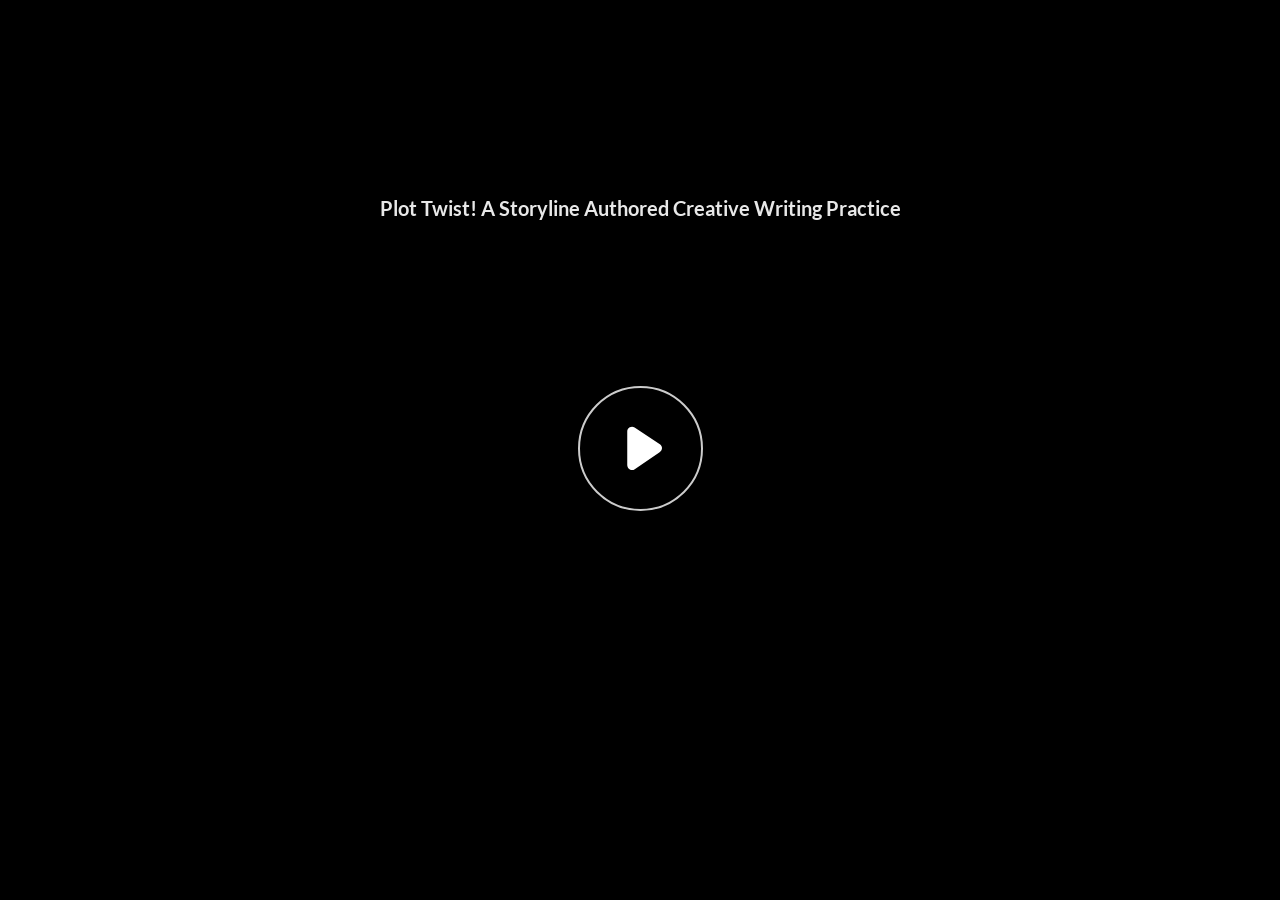
<file: plot-twist/story.html>
﻿<!doctype html>
<html lang="en-US">
<head>
  <meta charset="utf-8">
  <!-- Created using Storyline 360 x64 - http://www.articulate.com  -->
  <!-- version: 3.127.38181.0 -->
  <title>Plot Twist! A Storyline Authored Creative Writing Practice</title>
  <meta http-equiv="x-ua-compatible" content="IE=edge"/>
  <meta name="viewport" content="width=device-width,initial-scale=1,user-scalable=no,shrink-to-fit=no,minimal-ui"/>
  <meta name="apple-mobile-web-app-capable" content="yes"/>
  <style>
    html, body { height: 100%; padding: 0; margin: 0 }
    #app { height: 100%; width: 100%; }
  </style>

  <script>
    window.DS = {};
    window.globals = {
      DATA_PATH_BASE: '',
      HAS_FRAME: true,
      HAS_SLIDE: true,

      lmsPresent: false,
      tinCanPresent: false,
      cmi5Present: false,
      aoSupport: false,
      scale: 'Scaled',
      captureRc: false,
      browserSize: 'optimal',
      bgColor: '#282828',
      features: 'DropInBase,EngagePromiseUpgrade,JsInteractions,Localization,LocalizationImage,PlayerMemoryEnhancements,SlideLevelScale,SlidePromiseUpgrade,StartupPromiseUpgrade',
      themeName: 'unified',
      preloaderColor: '#FFFFFF',
      suppressAnalytics: false,
      productChannel: 'stable',
      publishSource: 'storyline',
      aid: 'aid|e059d79a-76a3-5717-9361-7f31b63001bc',
      cid: '31492c71-9125-4cfe-91d1-5324dd8cdabf',
      playerVersion: '3.127.38181.0',
      publishTimestamp: '2026-10-15T19:41:11.9011969Z',
      maxIosVideoElements: 10,
      connectionSettings: { message: 'You%20are%20offline.%20Trying%20to%20reconnect...', useDarkTheme: false, mode: 'disabled' },
      hasFeature: function(feature) {
        return this.features.split(',').includes(feature);
      },
      
      parseParams: function(qs) {
        if (window.globals.parsedParams != null) {
          return window.globals.parsedParams;
        }
        qs = (qs || window.location.search.substr(1)).split('+').join(' ');
        var params = {},
            tokens,
            re = /[?&]?([^=]+)=([^&]*)/g;

        while (tokens = re.exec(qs)) {
          params[decodeURIComponent(tokens[1]).trim()] =
            decodeURIComponent(tokens[2]).trim();
        }
        window.globals.parsedParams = params;
        return params;
      }

    };

    if (window.flagsUnderTest != null) {
      window.globals.features = window.flagsUnderTest.reduce((accum, feature) => {
        if (!accum.includes(feature)) {
          accum.push(feature);
        }
        return accum;
      }, window.globals.features.split(',')).join();
    }
  </script>
  <script>
    var isIe11 = ('ActiveXObject' in window || window.MSBlobBuilder != null)
      && window.msCrypto != null && !window.ActiveXObject;
    if (isIe11) {
      window.globals.unsupportedBrowser = true;
      document.write(atob('[base64]'));
    }
  </script>

  <script>
    if (window.globals.hasFeature('Localization')) {
      
      
    }
  </script>

  
  
  <script>window.THREE = { };</script>
  
</head>
<body style="background: #282828" class="cs-HTML theme-unified">
  <!-- 360 -->
  <script>!function(){var e,i=/iPhone/i,o=/iPod/i,n=/iPad/i,t=/\biOS-universal(?:.+)Mac\b/i,r=/\bAndroid(?:.+)Mobile\b/i,a=/Android/i,d=/(?:SD4930UR|\bSilk(?:.+)Mobile\b)/i,p=/Silk/i,l=/Windows Phone/i,u=/\bWindows(?:.+)ARM\b/i,b=/BlackBerry/i,s=/BB10/i,c=/Opera Mini/i,f=/\b(CriOS|Chrome)(?:.+)Mobile/i,h=/Mobile(?:.+)Firefox\b/i,v=function(e){return void 0!==e&&"MacIntel"===e.platform&&"number"==typeof e.maxTouchPoints&&e.maxTouchPoints>1&&"undefined"==typeof MSStream};e=function(e){var m={userAgent:"",platform:"",maxTouchPoints:0};e||"undefined"==typeof navigator?"string"==typeof e?m.userAgent=e:e&&e.userAgent&&(m={userAgent:e.userAgent,platform:e.platform,maxTouchPoints:e.maxTouchPoints||0}):m={userAgent:navigator.userAgent,platform:navigator.platform,maxTouchPoints:navigator.maxTouchPoints||0};var g=m.userAgent,y=g.split("[FBAN");void 0!==y[1]&&(g=y[0]),void 0!==(y=g.split("Twitter"))[1]&&(g=y[0]);var A=function(e){return function(i){return i.test(e)}}(g),w={apple:{phone:A(i)&&!A(l),ipod:A(o),tablet:!A(i)&&(A(n)||v(m))&&!A(l),universal:A(t),device:(A(i)||A(o)||A(n)||A(t)||v(m))&&!A(l)},amazon:{phone:A(d),tablet:!A(d)&&A(p),device:A(d)||A(p)},android:{phone:!A(l)&&A(d)||!A(l)&&A(r),tablet:!A(l)&&!A(d)&&!A(r)&&(A(p)||A(a)),device:!A(l)&&(A(d)||A(p)||A(r)||A(a))||A(/\bokhttp\b/i)},windows:{phone:A(l),tablet:A(u),device:A(l)||A(u)},other:{blackberry:A(b),blackberry10:A(s),opera:A(c),firefox:A(h),chrome:A(f),device:A(b)||A(s)||A(c)||A(h)||A(f)},any:!1,phone:!1,tablet:!1};return w.any=w.apple.device||w.android.device||w.windows.device||w.other.device,w.phone=w.apple.phone||w.android.phone||w.windows.phone,w.tablet=w.apple.tablet||w.android.tablet||w.windows.tablet,w}(),"object"==typeof exports&&"undefined"!=typeof module?module.exports=e:"function"==typeof define&&define.amd?define((function(){return e})):this.isMobile=e}();
    window.isMobile.apple.tablet = window.isMobile.apple.tablet ||
      (navigator.platform === 'MacIntel' && navigator.maxTouchPoints > 1);
    window.isMobile.apple.device = window.isMobile.apple.device || window.isMobile.apple.tablet;
    window.isMobile.tablet = window.isMobile.tablet || window.isMobile.apple.tablet;
    window.isMobile.any = window.isMobile.any || window.isMobile.apple.tablet;
  </script>

  <div id="focus-sink" tabindex="-1"></div>

  <div id="preso"></div>
  <script>
    (function() {

      var classTypes = [ 'desktop', 'mobile', 'phone', 'tablet' ];

      var addDeviceClasses = function(prefix, testObj) {
        var curr, i;
        for (i = 0; i < classTypes.length; i++) {
          curr = classTypes[i];
          if (testObj[curr]) {
            document.body.classList.add(prefix + curr);
          }
        }
      };

      var params = window.globals.parseParams(),
          isDevicePreview = params.devicepreview === '1',
          isPhoneOverride = params.deviceType === 'phone' || (isDevicePreview && params.phone == '1'),
          isTabletOverride = (params.deviceType === 'tablet' || isDevicePreview) && !isPhoneOverride,
          isMobileOverride = isPhoneOverride || isTabletOverride;

      var deviceView = {
        desktop: !window.isMobile.any && !isMobileOverride,
        mobile: window.isMobile.any || isMobileOverride,
        phone: isPhoneOverride || (window.isMobile.phone && !isTabletOverride),
        tablet: isTabletOverride || window.isMobile.tablet
      };

      window.globals.deviceView = deviceView;
      window.isMobile.desktop = !window.isMobile.any;
      window.isMobile.mobile = window.isMobile.any;

      addDeviceClasses('view-', deviceView);

    })();
  </script>
  
  <script src='story_content/triggers.js' type=text/javascript></script>
<script src='story_content/user.js' type=text/javascript></script>
  <div class="slide-loader"></div>

  <script>
    var doc = document, loader = doc.body.querySelector('.slide-loader'); [ 1, 2, 3 ].forEach(function(n) { var d = doc.createElement('div'); d.style.backgroundColor = window.globals.preloaderColor; d.classList.add('mobile-loader-dot'); d.classList.add('dot' + n); loader.appendChild(d); });
  </script>

  <div class="mobile-load-title-overlay" style="display: none">
    <div class="mobile-load-title">Plot Twist! A Storyline Authored Creative Writing Practice</div>
  </div>

  <div class="mobile-chrome-warning"></div>

  
<style>
  .warn-connection-dialog {
    display: none;
    background: transparent;
    pointer-events: all;
    position: fixed;
    left: 0;
    top: 0;
    width: 100%;
    height: 100%;
    z-index: 999;
  }

  .warn-connection-content {
    pointer-events: all;
    border-radius: 4px;
    background: white;
    border: 1px solid #E7E7E7;
    color: #333333;
    box-shadow: 0 2px 4px rgba(0, 0, 0, 0.25);
    transition: all 150ms ease-out;
    position: absolute;
    white-space: nowrap;
  }

  .view-phone.is-landscape .warn-connection-content {
    left: 23px;
    bottom: 23px;
  }

  .view-tablet.is-landscape .warn-connection-content {
    left: 50%;
    top: 20px;
    transform: translateX(-50%);
  }

  .view-mobile.is-portrait .warn-connection-content {
    transform: translate(-50%, calc(-100% - 15px));
  }

  .warn-connection-content p {
    display: inline-block;
    margin: 0 8px 0 0;
    line-height: 33px;
    font-size: 11px;
  }

  .warn-connection-content svg {
    position: relative;
    vertical-align: middle;
    margin: 0 2px 2px 8px;
  }

  .view-desktop .warn-connection-content {
    left: 1.5em;
    bottom: 1.5em;
  }

  .view-desktop .warn-connection-content p {
    font-size: 1.1em;
  }

  .is-offline .warn-connection-dialog {
    display: block;
  }

  .is-offline .cs-panel * {
    pointer-events: none !important;
  }

  .is-offline .cs-panel {
    pointer-events: all !important;
  }

  .is-offline #nav-controls * {
    pointer-events: none !important;
  }

  .is-offline #nav-controls {
    pointer-events: all !important;
  }
</style>

<div class="warn-connection-dialog" role="alertdialog" aria-modal="true" tabindex="0" aria-labelledby="warn-connection-message">
  <div class="warn-connection-content">
    <svg width="17" height="15" viewBox="0 0 17 15" xmlns="http://www.w3.org/2000/svg">
      <path fill="#8F0000" stroke="white" d="M16.07,12.98 L15.88,12.23 L9.51,1.21 C8.97,0.26,7.6,0.26,7.06,1.21 L0.69,12.23 C0.15,13.16,0.81,14.36,1.91,14.36 H14.65 C15.47,14.36,16.05,13.7,16.07,12.98 Z"/>
      <path fill="white" stroke="white" d="M8.58,5.5 C8.35,5.28,8.5,5.35,8.21,5.32 C8.09,5.35,7.97,5.49,7.96,5.67 C7.97,5.79,7.98,5.92,7.98,6.04 L7.98,6.04 C7.99,6.17,8,6.31,8.01,6.43 L8.01,6.44 C8.03,6.92,8.06,7.41,8.09,7.9 L8.09,7.9 C8.12,8.39,8.14,8.88,8.17,9.37 C8.17,9.39,8.18,9.42,8.2,9.44 C8.23,9.46,8.25,9.47,8.28,9.47 C8.31,9.47,8.34,9.46,8.35,9.44 C8.37,9.43,8.38,9.4,8.39,9.35 L8.39,9.34 C8.39,9.24,8.4,9.15,8.4,9.05 L8.4,9.05 C8.41,8.96,8.41,8.86,8.42,8.75 C8.43,8.44,8.45,8.12,8.47,7.81 L8.47,7.81 C8.49,7.49,8.51,7.18,8.53,6.87 C8.55,6.46,8.56,6.05,8.59,5.64 L8.6,5.62 C8.6,5.57,8.59,5.53,8.58,5.5 L8.21,5.32 Z"/>
      <circle fill="white" stroke="white" cx="8.3" cy="11.35" r="0.3"/>
    </svg>
    <p id="warn-connection-message">You are offline. Trying to reconnect...</p>
  </div>
</div>

<script>
  (function() {
    window.DS.connection = {
      warningShown: false,
      assets: {},
      loadingAssetGroup: false,
      retryDelay: 500
    };

    var connectionSettings = window.globals.connectionSettings || {};

    var useConnectionMessages = window.AbortController != null &&
      window.location.protocol != 'file:' &&
      connectionSettings.mode === 'normal';

    window.DS.connection.useConnectionMessages = useConnectionMessages;

    var assetCount = 0;
    var checkLoadedId;


    if (useConnectionMessages && connectionSettings != null) {
      var contentEl = document.querySelector('.warn-connection-content');
      var messageEl = contentEl.querySelector('p');

      if (connectionSettings.useDarkTheme) {
        contentEl.style.borderColor = '#BABBBA';
        contentEl.style.backgroundColor = '#282828';
        contentEl.style.color = '#FFFFFF';
      }

      if (connectionSettings.message != null) {
        messageEl.textContent = window.decodeURIComponent(connectionSettings.message);
      }
    }

    function checkAssetsReady() {
      for (var i in DS.connection.assets) {
        if (!DS.connection.assets[i].success) {
          return false;
        }
      }
      return true;
    }

    function stopAssetGroup() {
      if (!useConnectionMessages) { return; }

      assetCount = 0;

      DS.connection.oldAssetGroup = DS.connection.assets;
      DS.connection.assets = {};
      DS.connection.loadingAssetGroup = false;
      clearInterval(checkLoadedId);
    }

    function startAssetGroup() {
      if (!useConnectionMessages) { return; }
      var ticks = 0;
      clearInterval(checkLoadedId);
      checkLoadedId = setInterval(function() {
        var loaded = 0;
        if (assetCount === 0 && loaded === 0) {
          clearInterval(checkLoadedId);
          return;
        }

        for (var i in DS.connection.assets) {
          if (DS.connection.assets[i].success) {
            loaded++;
          }
        }

        if (assetCount === loaded && checkAssetsReady()) {
          for (var i in DS.connection.assets) {
            if (DS.connection.assets[i].action) {
              DS.connection.assets[i].action();
            }
          }
          hideWarning();
          stopAssetGroup();
        }
      }, 100)
    }

    function requiredAsset(url, action, retry, type) {
      if (!useConnectionMessages) { return; }
      if (DS.connection.assets[url]) { return; }

      DS.connection.assets[url] = {
        success: false, action: action, retry: retry, type: type
      };
      assetCount = Object.keys(DS.connection.assets).length;
      if (!DS.connection.loadingAssetGroup) {
        startAssetGroup();
      }
      DS.connection.loadingAssetGroup = true;
    }

    function assetLoaded(url) {
      if (!useConnectionMessages) { return; }
      if (DS.connection.assets[url]) {
        DS.connection.assets[url].success = true;
      }
    }

    function assetFailed(url) {
      if (!useConnectionMessages) { return; }
      if (!DS.connection.assets[url]) {
        if (/\.js$/.test(url) && url.indexOf('transcripts') === -1) {
          setTimeout(function() {
            if (DS.connection.lastSlideLoaded != null) {
              DS.connection.lastSlideLoaded();
            }
          }, DS.connection.retryDelay);
        }
        return;
      }
      if (!DS.connection.warningShown) { showWarning(); }
      if (DS.connection.assets[url].retry) {
        setTimeout(function() {
          if (!DS.connection.assets[url].success) {
            DS.connection.assets[url].retry()
          }
        }, DS.connection.retryDelay);
      }
    }

    function hideWarning() {
      document.body.classList.remove('is-offline');
      DS.connection.warningShown = false;
      enableKeys();
    }
    DS.connection.hideWarning = hideWarning

    function showWarning(btn) {
      document.body.classList.add('is-offline')
      DS.connection.warningShown = true;
      updateWarningPosition();
      disableKeys();
    }

    function updateWarningPosition() {
      if (!DS.connection.warningShown) {
        return;
      }

      var isPortrait = document.body.classList.contains('is-portrait');
      var isMobile = document.body.classList.contains('view-mobile');
      var warningEl = document.querySelector('.warn-connection-content');

      if (isPortrait && isMobile) {
        var slide = document.querySelector('.primary-slide');
        var slideRect = slide != null
          ? slide.getBoundingClientRect()
          : { top: window.innerHeight, left: 0, width: window.innerWidth };

        warningEl.style.top = `${slideRect.top}px`
        warningEl.style.left = `${slideRect.left + slideRect.width / 2}px`
      } else {
        warningEl.style.top = null;
        warningEl.style.left = null;
      }

      window.requestAnimationFrame(updateWarningPosition);
    }

    function onDisableKeyDown(e) {
      e.preventDefault();
      e.stopImmediatePropagation();
    }

    function onDisableKeyUp(e) {
      e.preventDefault();
      e.stopImmediatePropagation();
    }

    var accStyle = document.createElement('style');
    var warnDialogEl = document.querySelector('.warn-connection-dialog');

    function disableKeys() {
      if (DS.views && DS.views.nsStack && DS.views.nsStack.length === 1) {
        DS.views.nsStack[0].tabReachable = false
        DS.views.nsStack[0].updateTabIndex(true);
      }

      accStyle.innerHTML = '.acc-shadow-dom { display: none; }';
      document.body.appendChild(accStyle);

      warnDialogEl.parentNode.append(warnDialogEl);
      warnDialogEl.focus();
    }

    function enableKeys() {
      accStyle.remove();
      if (DS.views && DS.views.nsStack && DS.views.nsStack.length === 1 && DS.views.nsStack[0].name === '_frame') {
        DS.views.nsStack[0].tabReachable = true;
        DS.views.nsStack[0].updateTabIndex();
      }
    }

    // these will all be noops if the feature flag isn't set in
    // the data and `window.globals.features`
    DS.connection.requiredAsset = requiredAsset;
    DS.connection.assetLoaded = assetLoaded;
    DS.connection.assetFailed = assetFailed;
    DS.connection.stopAssetGroup = stopAssetGroup;
    DS.connection.startAssetGroup = startAssetGroup;
  })();
</script>


  <script>
    
    if (window.autoSpider && window.vInterfaceObject) {
      document.querySelector('.mobile-load-title-overlay').style.display = 'none';
    }
  </script>

  

  <link rel="stylesheet" href="html5/data/css/output.min.css" data-noprefix/>
</body>
<script src="html5/lib/scripts/bootstrapper.min.js"></script>
</html>
</file>
<file: emt-sample-course/html5/data/css/output.min.css>
@font-face {
  font-family: 'LatoBold Charset1_ Bold3E07527D';
  src: url('[data-uri]');
  font-style: normal;
  font-weight: bold;
}
@font-face {
  font-family: 'Lato Charset1_ 6poatsM7DDDE16DA';
  src: url('[data-uri]');
  font-style: normal;
  font-weight: normal;
}
@font-face {
  font-family: 'Open Sans Charset1_ 6m8050C6D1C';
  src: url('[data-uri]');
  font-style: normal;
  font-weight: normal;
}
@font-face {
  font-family: 'Open SansBold CharsBoldF8BACCE6';
  src: url('[data-uri]');
  font-style: normal;
  font-weight: bold;
}
@font-face {
  font-family: 'Arial Charset1_ 6IXLGQW96E630A9';
  src: url('[data-uri]');
  font-style: normal;
  font-weight: normal;
}
@font-face {
  font-family: 'MS PGothic Charset1_ 6JAC25E21E';
  src: url('[data-uri]');
  font-style: normal;
  font-weight: normal;
}
@font-face {
  font-family: 'Open Sans Charset0_v9TY33EDE6F2';
  src: url('[data-uri]');
  font-style: normal;
  font-weight: normal;
}
@font-face {
  font-family: 'Open SansBold CharsBoldE47A47C6';
  src: url('[data-uri]');
  font-style: normal;
  font-weight: bold;
}
@font-face {
  font-family: 'Arial Charset0_v8wz5YMo9EE9FF07';
  src: url('[data-uri]');
  font-style: normal;
  font-weight: normal;
}
@font-face {
  font-family: 'ArialBold Charset0_Bold3D70FAD3';
  src: url('[data-uri]');
  font-style: normal;
  font-weight: bold;
}
@font-face {
  font-family: 'MS PGothic Charset0_v8y8F26E3D1';
  src: url('[data-uri]');
  font-style: normal;
  font-weight: normal;
}
.cs-HTML {
  background: rgba(40, 40, 40, 1);
}
.cs-pxabnsnfns00011100101 .cs-infopanel  {
  box-shadow: 0 1px 0 rgba(0, 0, 0, 0);
  background: rgba(255, 255, 255, 1);
}
.cs-pxabnsnfns00011100101 .cs-infopanel .cs-link {
  color: rgba(186, 187, 186, 1);
}
.cs-pxabnsnfns00011100101 .cs-infopanel .cs-link:hover {
  color: rgba(255, 255, 255, 1);
}
.cs-pxabnsnfns00011100101 .cs-infopanel .cs-name {
  color: rgba(68, 68, 68, 1);
}
.cs-pxabnsnfns00011100101 .cs-infopanel .cs-title {
  color: rgba(153, 153, 153, 1);
}
.cs-pxabnsnfns00011100101 .cs-infopanelpopup  {
  box-shadow: 0 1px 0 rgba(0, 0, 0, 0);
  background: rgba(0, 0, 0, 0);
}
.cs-pxabnsnfns00011100101 .cs-infopanelpopup .cs-link {
  color: rgba(255, 0, 0, 1);
}
.cs-pxabnsnfns00011100101 .cs-infopanelpopup .cs-link:hover {
  color: rgba(255, 255, 255, 1);
}
.cs-pxabnsnfns00011100101 .cs-infopanelpopup .cs-name {
  color: rgba(255, 255, 255, 1);
}
.cs-pxabnsnfns00011100101 .cs-infopanelpopup .cs-bio {
  color: rgba(186, 187, 186, 1);
}
.cs-pxabnsnfns00011100101 .cs-timer  {
  color: rgba(186, 187, 186, 1);
}
.cs-pxabnsnfns00011100101 .cs-duration stop:first-child {
  stop-color: rgba(60, 60, 60, 1);
}
.cs-pxabnsnfns00011100101 .cs-duration stop:last-child {
  stop-color: rgba(60, 60, 60, 1);
}
.cs-pxabnsnfns00011100101 .cs-elapsed stop:first-child {
  stop-color: rgba(254, 227, 71, 1);
}
.cs-pxabnsnfns00011100101 .cs-elapsed stop:last-child {
  stop-color: rgba(254, 227, 71, 1);
}
.cs-pxabnsnfns00011100101 .cs-timer .cs-pie .cs-innerstroke {
  stroke: rgba(199, 199, 199, 1);
}
.cs-pxabnsnfns00011100101 .cs-timer .cs-pie .cs-innerborder {
  stroke: rgba(255, 255, 255, 1);
}
.cs-pxabnsnfns00011100101 .cs-window  {
  box-shadow: 0 8px 5px rgba(0, 0, 0, 0.2);
  border-color: rgba(49, 99, 0, 0);
  background: rgba(33, 33, 33, 1);
  color: rgba(248, 248, 248, 1);
}
.cs-pxabnsnfns00011100101 .cs-window .cs-diva {
  border-color: rgba(78, 78, 78, 1);
}
.cs-pxabnsnfns00011100101 .cs-window .cs-divb {
  border-color: rgba(78, 78, 78, 0);
}
.cs-pxabnsnfns00011100101 .cs-editor .cs-editor-slide {
  color: rgba(226, 226, 226, 1);
}
.cs-pxabnsnfns00011100101 .cs-editor .cs-editor-html {
  color: rgba(186, 187, 186, 1);
}
.cs-pxabnsnfns00011100101 .cs-editor .cs-editor-button {
  text-shadow: 0 1px 0 rgba(0, 0, 0, 0);
  color: rgba(255, 255, 255, 1);
  border-color: rgba(211, 211, 211, 1);
  background: rgba(34, 34, 34, 1);
}
.cs-pxabnsnfns00011100101 .cs-editor .cs-editor-button:hover {
  background: rgba(68, 68, 68, 1);
}
.cs-pxabnsnfns00011100101 .cs-editor .cs-editor-button:active {
  background: rgba(68, 68, 68, 1);
}
.cs-pxabnsnfns00011100101 .cs-listitem  {
  color: rgba(186, 187, 186, 1);
  border-color: none;
  border: 1px solid transparent;
}
.cs-pxabnsnfns00011100101 .cs-listitem:hover {
  background: rgba(255, 255, 255, 0.06);
  border-color: rgba(108, 108, 108, 1) !important;
  border-width: 1px;
  border-radius: 2px;
  border-style: solid;
  box-sizing: border-box;
}
.cs-pxabnsnfns00011100101 .cs-listitem.hover {
  background: rgba(255, 255, 255, 0.06);
  border-color: rgba(108, 108, 108, 1) !important;
  border-width: 1px;
  border-radius: 2px;
  border-style: solid;
  box-sizing: border-box;
}
.cs-pxabnsnfns00011100101 .cs-glossary  {
  color: rgba(186, 187, 186, 1);
}
.cs-pxabnsnfns00011100101 .cs-glossary .cs-scrolling-panel {
  background: rgba(0, 0, 0, 0);
}
.cs-pxabnsnfns00011100101 .cs-glossary .cs-term.cs-selected .cs-choice-list-trigger {
  color: rgba(255, 255, 255, 1);
  background: rgba(255, 255, 255, 1);
}
.cs-pxabnsnfns00011100101 .cs-glossary .cs-term.cs-selected .cs-choice-list-trigger:focus {
  color: rgba(255, 255, 255, 1);
  background: rgba(255, 255, 255, 1);
}
.cs-pxabnsnfns00011100101 .cs-glossary .cs-term:hover .cs-choice-list-trigger {
  background: rgba(186, 187, 186, 1);
}
.cs-pxabnsnfns00011100101 .cs-glossary .cs-term.hover .cs-choice-list-trigger {
  background: rgba(186, 187, 186, 1);
}
.cs-pxabnsnfns00011100101 .cs-glossary .cs-term .cs-choice-list-trigger:focus {
  background: rgba(186, 187, 186, 1);
}
.cs-pxabnsnfns00011100101 .cs-glossary .cs-diva {
  border-color: rgba(0, 0, 0, 0);
}
.cs-pxabnsnfns00011100101 .cs-glossary .cs-divb {
  border-color: rgba(0, 0, 0, 0);
}
.cs-pxabnsnfns00011100101 .cs-glossary .cs-divc {
  border-color: rgba(0, 0, 0, 0);
}
.cs-pxabnsnfns00011100101 .cs-glossary .cs-heading {
  color: rgba(248, 248, 248, 1);
  font-weight: 700;
}
.note-content p span {
  color: rgba(186, 187, 186, 1);
  line-height: 1.4em;
  font-size: 103.769%;
}
.cs-pxabnsnfns00011100101 .cs-resource .cs-separator {
  border-color: rgba(0, 0, 0, 0);
}
.cs-pxabnsnfns00011100101 .cs-outline  {
  color: rgba(45, 45, 45, 1);
}
.cs-pxabnsnfns00011100101 .cs-outline .cs-diva {
  border-color: rgba(0, 0, 0, 0);
}
.cs-pxabnsnfns00011100101 .cs-outline .cs-divb {
  border-color: rgba(0, 0, 0, 0);
}
.cs-pxabnsnfns00011100101 .cs-outline .cs-divc {
  border-color: rgba(0, 0, 0, 0);
}
.cs-pxabnsnfns00011100101 .cs-outline .cs-search-filter:hover {
  color: rgba(0, 0, 0, 0);
}
.cs-pxabnsnfns00011100101 .cs-outline .cs-search-filter.hover {
  color: rgba(0, 0, 0, 0);
}
.cs-pxabnsnfns00011100101 .cs-transcript  {
  color: rgba(255, 255, 255, 1);
}
.cs-pxabnsnfns00011100101 .cs-transcript .cs-div {
  border-color: rgba(0, 0, 0, 0);
}
.cs-pxabnsnfns00011100101 .cs-tabs:not(.topmenu-item) {
  color: rgba(248, 248, 248, 1);
}
.cs-pxabnsnfns00011100101 .cs-tabs .cs-inner-button:not(.topmenu-item) {
  text-shadow: 0 1px 0 rgba(0, 0, 0, 0);
}
.cs-pxabnsnfns00011100101 .cs-tabs:hover:not(.topmenu-item) {
  color: rgba(248, 248, 248, 1);
}
.cs-pxabnsnfns00011100101 .cs-tabs.cs-selected {
  background: rgba(0, 0, 0, 0);
  color: rgba(248, 248, 248, 1);
}
.cs-pxabnsnfns00011100101 .cs-seekcontrol  {
  background: rgba(0, 0, 0, 0);
  border-color: rgba(0, 0, 0, 0);
}
.cs-pxabnsnfns00011100101 .cs-seekcontrol .cs-button:hover .cs-icon {
  fill: rgba(255, 255, 255, 1);
}
.cs-pxabnsnfns00011100101 .cs-seekcontrol .cs-button.hover .cs-icon {
  fill: rgba(255, 255, 255, 1);
}
.cs-pxabnsnfns00011100101 .cs-seekcontrol .cs-button .cs-icon-shadow {
  fill: rgba(0, 0, 0, 0);
}
.cs-pxabnsnfns00011100101 .cs-seekcontrol .cs-button .cs-icon {
  fill: rgba(180, 180, 180, 1);
}
.cs-pxabnsnfns00011100101 .cs-seekcontrol .cs-seek .cs-fill {
  background: rgba(255, 255, 255, 0.6);
}
.cs-pxabnsnfns00011100101 .cs-seekcontrol .cs-seek {
  background: rgba(108, 108, 108, 1);
  border-color: rgba(0, 0, 0, 0);
}
.cs-pxabnsnfns00011100101 .cs-searchinput .cs-input {
  color: rgba(186, 187, 186, 1);
  border-color: rgba(0, 0, 0, 0);
  background: rgba(255, 255, 255, 0.06);
}
.cs-pxabnsnfns00011100101 .cs-searchinput .cs-input:focus {
  color: rgba(248, 248, 248, 1);
  background: rgba(41, 41, 41, 1);
}
.cs-pxabnsnfns00011100101 .cs-searchinput .cs-input:hover {
  box-shadow: inset 0 0 1px 0 rgba(69, 126, 19, 0);
}
.cs-pxabnsnfns00011100101 .cs-searchinput .cs-input.hover {
  box-shadow: inset 0 0 1px 0 rgba(69, 126, 19, 0);
}
.cs-pxabnsnfns00011100101 .cs-searchinput .cs-button .cs-icon {
  fill: rgba(186, 187, 186, 1);
}
.cs-pxabnsnfns00011100101 .cs-searchinput .cs-button:hover {
  fill: rgba(63, 133, 0, 1);
}
.cs-pxabnsnfns00011100101 .cs-searchinput .cs-button.hover {
  fill: rgba(63, 133, 0, 1);
}
.cs-pxabnsnfns00011100101 .cs-menu  {
  box-shadow: 0 1px 0 rgba(0, 0, 0, 0);
  background: rgba(33, 33, 33, 1);
}
.cs-pxabnsnfns00011100101 .cs-topmenu-item.active .cs-tab {
  background: rgba(33, 33, 33, 1);
}
.cs-pxabnsnfns00011100101 .cs-logo  {
  box-shadow: 0 1px 0 rgba(37, 75, 0, 1);
  background: rgba(255, 255, 255, 0);
}
.cs-pxabnsnfns00011100101 .cs-checkbox  {
  color: rgba(255, 255, 255, 1);
}
.cs-pxabnsnfns00011100101 .cs-checkbox:hover {
  border-color: rgba(175, 221, 130, 1);
}
.cs-pxabnsnfns00011100101 .cs-checkbox.hover {
  border-color: rgba(175, 221, 130, 1);
}
.cs-pxabnsnfns00011100101 .cs-checkbox .cs-box {
  color: rgba(255, 255, 255, 1);
  border-color: rgba(42, 83, 0, 1);
}
.cs-pxabnsnfns00011100101 .cs-checkbox .cs-box:checked::after {
  color: rgba(43, 196, 0, 1);
}
.cs-pxabnsnfns00011100101 .cs-button  {
  text-shadow: 0 1px 0 rgba(0, 0, 0, 0);
  color: rgba(186, 187, 186, 1);
  border-color: rgba(0, 0, 0, 0);
  background: rgba(0, 0, 0, 0);
  box-shadow: 0 1px 0 rgba(0, 0, 0, 0);
}
.cs-pxabnsnfns00011100101 .cs-button .cs-icon {
  fill: rgba(186, 187, 186, 1);
}
.cs-pxabnsnfns00011100101 .cs-button .cs-icon-shadow {
  fill: rgba(0, 0, 0, 0);
}
.cs-pxabnsnfns00011100101 .cs-button:hover {
  background: rgba(248, 248, 248, 1);
}
.cs-pxabnsnfns00011100101 .cs-button.hover {
  background: rgba(248, 248, 248, 1);
}
.cs-pxabnsnfns00011100101 .cs-button:active {
  background: rgba(0, 0, 0, 0);
}
.cs-pxabnsnfns00011100101 .cs-button.cs-disabled:hover {
  background: rgba(0, 0, 0, 0);
}
.cs-pxabnsnfns00011100101 .cs-button.cs-disabled.hover {
  background: rgba(0, 0, 0, 0);
}
.cs-pxabnsnfns00011100101 .cs-button.cs-disabled:active {
  background: rgba(0, 0, 0, 0);
}
.cs-pxabnsnfns00011100101 .cs-button.cs-volume:hover {
  background: rgba(0, 0, 0, 0);
}
.cs-pxabnsnfns00011100101 .cs-button.cs-volume.hover {
  background: rgba(0, 0, 0, 0);
}
.cs-pxabnsnfns00011100101 .cs-button.cs-volume:active {
  background: rgba(0, 0, 0, 0);
}
.cs-pxabnsnfns00011100101.cs-base  {
  color: rgba(186, 187, 186, 1);
  border-color: rgba(40, 40, 40, 1);
  background: rgba(40, 40, 40, 1);
}
.cs-pxabnsnfns00011100101.cs-base .cs-separator .cs-diva {
  background: rgba(69, 69, 69, 1);
}
.cs-pxabnsnfns00011100101.cs-base .cs-separator .cs-divb {
  background: rgba(0, 0, 0, 0);
}
.cs-pxabnsnfns00011100101.cs-base .cs-topmenu-item.active .cs-tab {
  border-color: rgba(69, 69, 69, 1);
}
.cs-pxabnsnfns00011100101.cs-base .cs-topmenu-item.active .cs-panel {
  border-color: rgba(69, 69, 69, 1);
}
.cs-pxabnsnfns00011100101.cs-base .cs-left {
  background: rgba(33, 33, 33, 1);
}
.cs-pxabnsnfns00011100101.cs-base .cs-area-primary .cs-slide-container {
  background: rgba(40, 40, 40, 1);
}
.cs-pxabnsnfns00011100101.cs-base.cs-custom-theme .cs-brandhighlight-bg {
  background: rgba(79, 189, 244, 1) !important;
}
.cs-pxabnsnfns00011100101.cs-base.cs-custom-theme .cs-brandhighlight-secondary-bg {
  background: rgba(255, 255, 255, 1) !important;
}
.cs-pxabnsnfns00011100101.cs-base.cs-custom-theme .cs-brandhighlight-border {
  border-color: rgba(79, 189, 244, 1) !important;
}
.cs-pxabnsnfns00011100101.cs-base.cs-custom-theme .cs-brandhighlight-text {
  color: rgba(79, 189, 244, 1) !important;
}
.cs-pxabnsnfns00011100101.cs-base.cs-custom-theme .cs-brandhighlight-fill {
  fill: rgba(79, 189, 244, 1) !important;
}
.cs-pxabnsnfns00011100101.cs-base.cs-custom-theme .cs-listitem.cs-selected {
  background-color: rgba(255, 255, 255, 0.06) !important;
}
.cs-pxabnsnfns00011100101 .cs-volume::-moz-range-thumb {
  border-color: rgba(43, 85, 0, 1);
  box-shadow: inset 0 0 1px 0 rgba(43, 85, 0, 1);
  background: rgba(255, 255, 255, 1);
}
.cs-pxabnsnfns00011100101 .cs-volume::-ms-thumb {
  border-color: rgba(43, 85, 0, 1);
  box-shadow: inset 0 0 1px 0 rgba(43, 85, 0, 1);
  background: rgba(255, 255, 255, 1);
}
.cs-pxabnsnfns00011100101 .cs-volume::-webkit-slider-thumb {
  border-color: rgba(43, 85, 0, 1);
  box-shadow: inset 0 0 1px 0 rgba(43, 85, 0, 1);
  background: rgba(255, 255, 255, 1);
}
.cs-pxabnsnfns00011100101 .cs-volume::-moz-range-track {
  border-color: rgba(66, 140, 1, 1);
  background: rgba(108, 108, 108, 1);
}
.cs-pxabnsnfns00011100101 .cs-volume::-ms-track {
  border-color: rgba(66, 140, 1, 1);
  background: rgba(108, 108, 108, 1);
}
.cs-pxabnsnfns00011100101 .cs-volume::-webkit-slider-runnable-track {
  border-color: rgba(66, 140, 1, 1);
  background: rgba(108, 108, 108, 1);
}
body.show-focus .tab-focus-box {
  box-shadow: 0 0 0 1px rgba(255, 255, 0, 1), 0 0 0 3px rgba(0, 32, 96, 1), 0 0 5px 5px rgba(255, 255, 0, 1);
  border-color: transparent;
  outline: 2px transparent solid;
}
.skipnav {
  box-shadow: 0 0 0 1px rgba(255, 255, 0, 1), 0 0 0 3px rgba(0, 32, 96, 1), 0 0 5px 5px rgba(255, 255, 0, 1);
  border-color: transparent;
  outline: 2px transparent solid;
}
.cs-pxabnsnfns00011100101 .cs-listitem:hover {
  color: none;
}
.cs-pxabnsnfns00011100101 .cs-listitem.hover {
  color: none;
}
.cs-pxabnsnfns00011100101 .cs-listitem.cs-viewed {
  color: #BABBBA;
}
.cs-pxabnsnfns00011100101 .cs-listitem {
  color: #BABBBA;
}
.cs-pxabnsnfns00011100101 .cs-listitem:hover .cs-icon-carrot * {
  fill: none;
}
.cs-pxabnsnfns00011100101 .cs-listitem.hover .cs-icon-carrot * {
  fill: none;
}
.cs-pxabnsnfns00011100101 .cs-listitem .cs-icon-carrot {
  color: none;
  top: calc(3px);
}
.cs-pxabnsnfns00011100101 .cs-listitem .cs-icon-carrot .cs-shadow {
  color: #F8F8F8;
}
.cs-pxabnsnfns00011100101 .item-collapsible .is-scene {
  color: #F8F8F8 !important;
  font-weight: 700;
}
.cs-pxabnsnfns00011100101 .is-scene .cs-icon-carrot * {
  color: #F8F8F8 !important;
  font-weight: 700;
}
.cs-pxabnsnfns00011100101 .is-scene:not(.outline-links-collapse) > a {
  color: #F8F8F8;
}
.cs-pxabnsnfns00011100101 .is-scene:not(.outline-links-collapse) .cs-icon-carrot * {
  fill: none !important;
  color: #F8F8F8 !important;
}
.cs-pxabnsnfns00011100101 .tabs, .cs-pxabnsnfns00011100101 .cs-logo {
  border-bottom: 1px solid rgba(108, 108, 108, 1);
}
.cs-pxabnsnfns00011100101 .area-secondary-wrapper:after {
  background-image: url('[data-uri]');
  background-size: 100%;
}
.cs-pxabnsnfns00011100101 .panel-footer {
  background: #212121;
}
.cs-pxabnsnfns00011100101 #outline-search {
  background: rgba(255, 255, 255, 0.06);
  border-color: rgba(108, 108, 108, 1);
  border-width: 1px;
  border-style: solid;
}
.cs-pxabnsnfns00011100101 .topmenu-panel #outline-search {
  background: #545454;
}
.cs-pxabnsnfns00011100101 .search-icon circle, .cs-pxabnsnfns00011100101 .search-icon path {
  stroke: #BABBBA;
}
.cs-pxabnsnfns00011100101 #outline-search input[type   =search] {
  color: #F8F8F8;
}
.cs-pxabnsnfns00011100101 #outline-search ::-webkit-input-placeholder {
  color: #BABBBA !important;
}
.cs-pxabnsnfns00011100101 #outline-search :-ms-input-placeholder {
  color: #BABBBA !important;
}
.cs-pxabnsnfns00011100101 #outline-search ::-moz-placeholder {
  color: #BABBBA !important;
  opacity: 1;
}
.cs-pxabnsnfns00011100101 .cs-topmenu-item.active, body:not(.is-touchable-tablet) .cs-pxabnsnfns00011100101 .cs-topmenu-item:hover {
  color: #F8F8F8;
}
.cs-pxabnsnfns00011100101 .cs-topmenu-item.button-tapped {
  color: #F8F8F8;
}
.cs-pxabnsnfns00011100101 .cs-topmenu-item.active .cs-tab, .cs-pxabnsnfns00011100101 .cs-topmenu-item .cs-tab {
  background: transparent !important;
  border: none !important;
}
.cs-pxabnsnfns00011100101 .top-tabs-drop-icon div {
  background: #BABBBA;
}
.cs-pxabnsnfns00011100101 .cs-panel.topmenu-panel .panel-content, .cs-pxabnsnfns00011100101 .top-tabs-drop {
  background: #212121;
}
.cs-pxabnsnfns00011100101 .cs-topmenu-item.active .cs-panel {
  background: #212121;
}
.cs-pxabnsnfns00011100101 .cs-menu.topmenu-panel, .cs-pxabnsnfns00011100101 .top-tabs-drop {
  border: 1px solid rgba(69, 69, 69, 1) !important;
  border-radius: 3px;
}
.cs-pxabnsnfns00011100101 .resources .resources-list a:hover {
  background: rgba(255, 255, 255, 0.06);
}
body:not(.is-touchable-tablet) .cs-pxabnsnfns00011100101 .resources .resources-list a:hover {
  background: rgba(255, 255, 255, 0.06);
}
.cs-pxabnsnfns00011100101 .resources .resources-list a.hover {
  background: rgba(255, 255, 255, 0.06);
}
body:not(.is-touchable-tablet) .cs-pxabnsnfns00011100101 .resources .resources-list a.hover {
  background: rgba(255, 255, 255, 0.06);
}
.cs-pxabnsnfns00011100101 .resources .resources-list a.button-tapped {
  background: rgba(255, 255, 255, 0.06);
}
.cs-pxabnsnfns00011100101 .cs-icon path, .cs-pxabnsnfns00011100101 .cs-icon rect, .cs-pxabnsnfns00011100101 .cs-icon polygon, .cs-pxabnsnfns00011100101 .menu-icon-wrapper.menu-icon-wrapper-hover path {
  fill: #BABBBA;
}
.cs-pxabnsnfns00011100101 .cs-icon .icon-stroke-only {
  fill: none !important;
  stroke: #BABBBA !important;
}
body:not(.is-touchable-tablet) .cs-pxabnsnfns00011100101 .cs-button:hover .cs-icon path, body:not(.is-touchable-tablet) .cs-pxabnsnfns00011100101 .cs-button:hover .cs-icon rect, body:not(.is-touchable-tablet) .cs-pxabnsnfns00011100101 .cs-button:hover .cs-icon polygon {
  fill: #F8F8F8;
}
body:not(.is-touchable-tablet) .cs-pxabnsnfns00011100101 .cs-tabs:hover .search-icon circle, body:not(.is-touchable-tablet) .cs-pxabnsnfns00011100101 .cs-tabs:hover .search-icon path {
  stroke: #F8F8F8;
}
.cs-pxabnsnfns00011100101 .cs-button.button-tapped .cs-icon path, .cs-pxabnsnfns00011100101 .cs-button.button-tapped .cs-icon rect, .cs-pxabnsnfns00011100101 .cs-button.button-tapped .cs-icon polygon {
  fill: #F8F8F8;
}
body:not(.is-touchable-tablet) .cs-pxabnsnfns00011100101 .cs-button:hover .cs-icon .icon-stroke-only {
  fill: none !important;
  stroke: #F8F8F8 !important;
}
.cs-pxabnsnfns00011100101 .cs-button:button-tapped .cs-icon .icon-stroke-only {
  fill: none !important;
  stroke: #F8F8F8 !important;
}
.cs-pxabnsnfns00011100101 .menu-icon-wrapper.menu-icon-wrapper-hover svg path {
  fill: #F8F8F8;
}
.floating-sidebar:not(.sidebar-closed) .cs-pxabnsnfns00011100101 #hamburger .menu-icon-wrapper svg path {
  fill: #BABBBA;
}
.floating-sidebar:not(.sidebar-closed) .cs-pxabnsnfns00011100101 #hamburger .menu-icon-wrapper.menu-icon-wrapper-hover svg path {
  fill: #F8F8F8;
}
.cs-pxabnsnfns00011100101 .volume .btn:before {
  background-image: url('[data-uri]');
}
.cs-pxabnsnfns00011100101 .volume-track {
  background: #6C6C6C;
}
.cs-pxabnsnfns00011100101 .volume-icon circle {
  stroke: #BABBBA;
}
.cs-pxabnsnfns00011100101 .cs-settings > .settings-panel {
  background: #212121;
  border: 1px solid rgba(69, 69, 69, 1) !important;
  border-radius: 3px;
}
.cs-pxabnsnfns00011100101 .cs-settings > .panel-down-arrow {
  fill: #212121;
}
.cs-pxabnsnfns00011100101 .switch-toggle .border {
  stroke: #7C7C7C;
}
.cs-pxabnsnfns00011100101 .switch-toggle .thumb-off .thumb {
  fill: #A2A2A2;
}
.cs-pxabnsnfns00011100101 .switch-toggle .thumb-on .track {
  fill: rgba(79, 189, 244, 1);
}
.cs-pxabnsnfns00011100101 .switch-toggle .thumb-off .track {
  fill: rgba(255, 255, 255, 0.1);
}
.cs-pxabnsnfns00011100101 .switch-label {
  color: #BABBBA;
}
.cs-pxabnsnfns00011100101 .cs-panel .scrollarea-btn:after {
  background: rgba(179, 180, 179, 0.75);
}
.scrollarea-scrollbar:hover .scrollarea-btn:after, .scrollarea-scrollbar.highlight-scrollbar .scrollarea-btn:after {
  background: rgba(179, 180, 179, 0.75);
}
.floating-sidebar .sidebar-overlay {
  background: rgba(0, 0, 0, 0.85);
}
.cs-pxabnsnfns00011100101 .overlay-message {
  background: rgba(0, 0, 0, 0.85);
}
.cs-pxabnsnfns00011100101 .top-ui-bg, .cs-pxabnsnfns00011100101 .bottom-ui-bg, .cs-pxabnsnfns00011100101 .right-ui-bg, .cs-pxabnsnfns00011100101 .left-ui-bg {
  background: rgba(40, 40, 40, 0.8);
}
.cs-pxabnsnfns00011100101 .circle-progress-bg {
  fill: #282828;
}
.cs-pxabnsnfns00011100101 .circle-progress-well {
  fill: #6C6C6C;
}
.cs-pxabnsnfns00011100101 .circle-progress-pie {
  stroke: #6C6C6C;
}
.cs-pxabnsnfns00011100101 .lightbox .option-pane {
  background: rgba(40, 40, 40, 0.8);
}
.cs-pxabnsnfns00011100101 .lightbox .option-pane:before {
  background: #282828;
}
.cs-pxabnsnfns00011100101 .message-window {
  background: #212121;
  border: 1px solid rgba(255, 255, 255, 1) !important;
  border-radius: 3px;
}
.cs-pxabnsnfns00011100101 .message-window-header p, .cs-pxabnsnfns00011100101 .message-window-text {
  color: #F8F8F8;
}
.cs-pxabnsnfns00011100101 .message-window-header p {
  border-bottom: 1px solid rgba(255, 255, 255, 1);
}
.cs-pxabnsnfns00011100101 .message-window button.slide-object-button {
  border: 1px solid rgba(255, 255, 255, 1) !important;
}
.cs-pxabnsnfns00011100101 .message-window button.slide-object-button:hover {
  background: rgba(255, 255, 255, 0.06) !important;
}
.message-window .slide-object-button tspan, .message-window .slide-object-button-text tspan {
  fill: #F8F8F8 !important;
}
body:not(.is-touchable-tablet) .cs-pxabnsnfns00011100101 .cs-button:hover .text {
  color: #F8F8F8;
}
.cs-pxabnsnfns00011100101 .cs-button.button-tapped .text {
  color: #F8F8F8;
}
.cs-pxabnsnfns00011100101.cs-base {
  background: #282828;
}
.cs-pxabnsnfns00011100101 .cs-menu {
  background: transparent;
}
.cs-pxabnsnfns00011100101 .progress-bar .progress-bar-fill:after {
  background: #FFFFFF !important;
}
.cs-pxabnsnfns00011100101 .volume-dot {
  background: #FFFFFF !important;
}
.fn-npnxnanbsnfns00011100101 {
  font-family: 'Lato22AB4CAF';
  -webkit-font-variant-ligatures: no-common-ligatures;
  font-variant-ligatures: no-common-ligatures;
}
.fn-pxabnsnfns00011100101 {
  font-family: 'Lato22AB4CAF';
  -webkit-font-variant-ligatures: no-common-ligatures;
  font-variant-ligatures: no-common-ligatures;
}
.fn-npxnabnsnfns00011100101 {
  font-family: 'Lato22AB4CAF';
  -webkit-font-variant-ligatures: no-common-ligatures;
  font-variant-ligatures: no-common-ligatures;
}
.fn-npnxnanbnsnfns00011100101 {
  font-family: 'Lato22AB4CAF';
  -webkit-font-variant-ligatures: no-common-ligatures;
  font-variant-ligatures: no-common-ligatures;
}
.fn-pxabnsnfns00011100100 {
  font-family: 'Lato22AB4CAF';
  -webkit-font-variant-ligatures: no-common-ligatures;
  font-variant-ligatures: no-common-ligatures;
}
@font-face {
  font-family: 'Lato22AB4CAF';
  src: url('[data-uri]');
  font-style: normal;
  font-weight: bold;
}
@font-face {
  font-family: 'Lato22AB4CAF';
  src: url('[data-uri]');
  font-style: normal;
  font-weight: normal;
}
.cs-ResumePromptSlide .cs-6Jm3e6TEcOx-ResumePromptSlide-btn0 {
  color: rgba(255, 255, 255, 1);
  border-color: rgba(211, 211, 211, 1);
  background: rgba(34, 34, 34, 1);
  text-shadow: 0 1px 0 rgba(0, 0, 0, 0);
}
.cs-ResumePromptSlide .cs-6Jm3e6TEcOx-ResumePromptSlide-btn0 .cs-html {
  color: rgba(186, 187, 186, 1);
}
.cs-ResumePromptSlide .cs-6Jm3e6TEcOx-ResumePromptSlide-btn0 .cs-slide {
  border-color: rgba(226, 226, 226, 1);
}
.cs-ResumePromptSlide .cs-6Jm3e6TEcOx-ResumePromptSlide-btn0:hover {
  background: rgba(68, 68, 68, 1);
}
.cs-ResumePromptSlide .cs-6Jm3e6TEcOx-ResumePromptSlide-btn0:active {
  background: rgba(68, 68, 68, 1);
}
.cs-ResumePromptSlide .cs-6Jm3e6TEcOx-ResumePromptSlide-btn1 {
  color: rgba(255, 255, 255, 1);
  border-color: rgba(211, 211, 211, 1);
  background: rgba(34, 34, 34, 1);
  text-shadow: 0 1px 0 rgba(0, 0, 0, 0);
}
.cs-ResumePromptSlide .cs-6Jm3e6TEcOx-ResumePromptSlide-btn1 .cs-html {
  color: rgba(186, 187, 186, 1);
}
.cs-ResumePromptSlide .cs-6Jm3e6TEcOx-ResumePromptSlide-btn1 .cs-slide {
  border-color: rgba(226, 226, 226, 1);
}
.cs-ResumePromptSlide .cs-6Jm3e6TEcOx-ResumePromptSlide-btn1:hover {
  background: rgba(68, 68, 68, 1);
}
.cs-ResumePromptSlide .cs-6Jm3e6TEcOx-ResumePromptSlide-btn1:active {
  background: rgba(68, 68, 68, 1);
}
.cs-ExternalInterfaceErrorSlide .cs-buttonOK {
  color: rgba(255, 255, 255, 1);
  border-color: rgba(211, 211, 211, 1);
  background: rgba(34, 34, 34, 1);
  text-shadow: 0 1px 0 rgba(0, 0, 0, 0);
}
.cs-ExternalInterfaceErrorSlide .cs-buttonOK .cs-html {
  color: rgba(186, 187, 186, 1);
}
.cs-ExternalInterfaceErrorSlide .cs-buttonOK .cs-slide {
  border-color: rgba(226, 226, 226, 1);
}
.cs-ExternalInterfaceErrorSlide .cs-buttonOK:hover {
  background: rgba(68, 68, 68, 1);
}
.cs-ExternalInterfaceErrorSlide .cs-buttonOK:active {
  background: rgba(68, 68, 68, 1);
}
</file>
